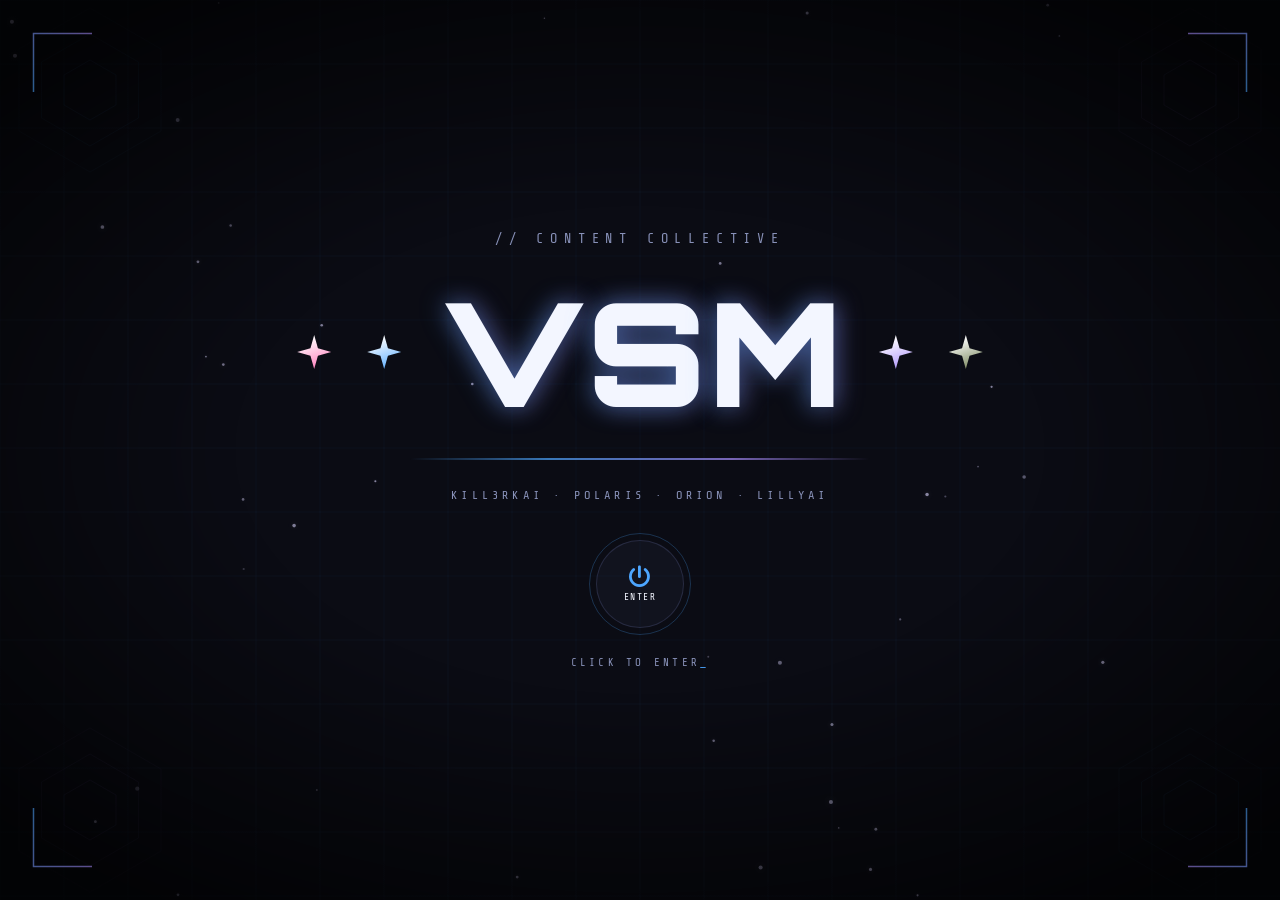
<file: index.html>
<!DOCTYPE html>
<html lang="en">

<head>
    <meta charset="UTF-8" />
    <meta name="viewport" content="width=device-width, initial-scale=1.0" />
    <title>VSM</title>

    <link rel="icon" href="Images/vsm.png" sizes="32x32" />
    <link rel="apple-touch-icon" href="Images/vsm.png">

    <link rel="preconnect" href="https://fonts.googleapis.com">
    <link
        href="https://fonts.googleapis.com/css2?family=Share+Tech+Mono&family=Orbitron:wght@700;900&family=Rajdhani:wght@300;400;600;700&display=swap"
        rel="stylesheet">
    <link rel="stylesheet" href="https://cdnjs.cloudflare.com/ajax/libs/font-awesome/6.6.0/css/all.min.css">
    <link rel="stylesheet" href="Styles/cursor.css">
    <link rel="stylesheet" href="Styles/index.css">

    <meta name="theme-color" content="#0b0c14">
    <meta name="description" content="VSM — content collective.">

    <meta property="og:title" content="VSM">
    <meta property="og:description" content="VSM — content collective.">
    <meta property="og:type" content="website">
    <meta property="og:image" content="https://victoriasivemors.github.io/links/Images/vsm.png">
</head>

<body>

    <div id="cursor"></div>
    <div id="cursorRing"></div>

    <canvas id="bg"></canvas>
    <div class="vignette"></div>

    <div class="bracket tl"><svg viewBox="0 0 80 80">
            <path d="M2,80 L2,2 L80,2" fill="none" stroke="url(#cg)" stroke-width="2" />
            <defs>
                <linearGradient id="cg" x1="0%" y1="100%" x2="100%" y2="0%">
                    <stop offset="0%" stop-color="#4da6ff" stop-opacity="0.55" />
                    <stop offset="100%" stop-color="#a78bfa" stop-opacity="0.55" />
                </linearGradient>
            </defs>
        </svg></div>
    <div class="bracket tr"><svg viewBox="0 0 80 80">
            <path d="M2,80 L2,2 L80,2" fill="none" stroke="url(#cg2)" stroke-width="2" />
            <defs>
                <linearGradient id="cg2" x1="0%" y1="100%" x2="100%" y2="0%">
                    <stop offset="0%" stop-color="#4da6ff" stop-opacity="0.55" />
                    <stop offset="100%" stop-color="#a78bfa" stop-opacity="0.55" />
                </linearGradient>
            </defs>
        </svg></div>
    <div class="bracket bl"><svg viewBox="0 0 80 80">
            <path d="M2,80 L2,2 L80,2" fill="none" stroke="url(#cg3)" stroke-width="2" />
            <defs>
                <linearGradient id="cg3" x1="0%" y1="100%" x2="100%" y2="0%">
                    <stop offset="0%" stop-color="#4da6ff" stop-opacity="0.55" />
                    <stop offset="100%" stop-color="#a78bfa" stop-opacity="0.55" />
                </linearGradient>
            </defs>
        </svg></div>
    <div class="bracket br"><svg viewBox="0 0 80 80">
            <path d="M2,80 L2,2 L80,2" fill="none" stroke="url(#cg4)" stroke-width="2" />
            <defs>
                <linearGradient id="cg4" x1="0%" y1="100%" x2="100%" y2="0%">
                    <stop offset="0%" stop-color="#4da6ff" stop-opacity="0.55" />
                    <stop offset="100%" stop-color="#a78bfa" stop-opacity="0.55" />
                </linearGradient>
            </defs>
        </svg></div>

    <div id="idle">
        <div class="eyebrow">// content collective</div>

        <div class="wordmark-row">
            <div class="flank-tick li"></div>
            <div class="flank-tick l"></div>
            <h1 class="wordmark" id="wordmark" aria-label="VSM">
                <span class="mask"><span class="ch">V</span></span>
                <span class="mask"><span class="ch">S</span></span>
                <span class="mask"><span class="ch">M</span></span>
            </h1>
            <div class="flank-tick r"></div>
            <div class="flank-tick o"></div>
        </div>

        <div class="underline"></div>
        <div class="tagline">Kill3rKai · Polaris · Orion · LillyAi</div>

        <button id="enterBtn" type="button" aria-label="Enter site">
            <span class="enter-ring"></span>
            <span class="enter-label">
                <i class="fa-solid fa-power-off"></i>
                Enter
            </span>
        </button>
        <div class="enter-hint">click to enter<span class="blink-cursor">_</span></div>
    </div>

    <div id="curtain"></div>

    <script src="Scripts/cursor.js" defer></script>
    <script src="Scripts/index.js" defer></script>
</body>

</html>
</file>
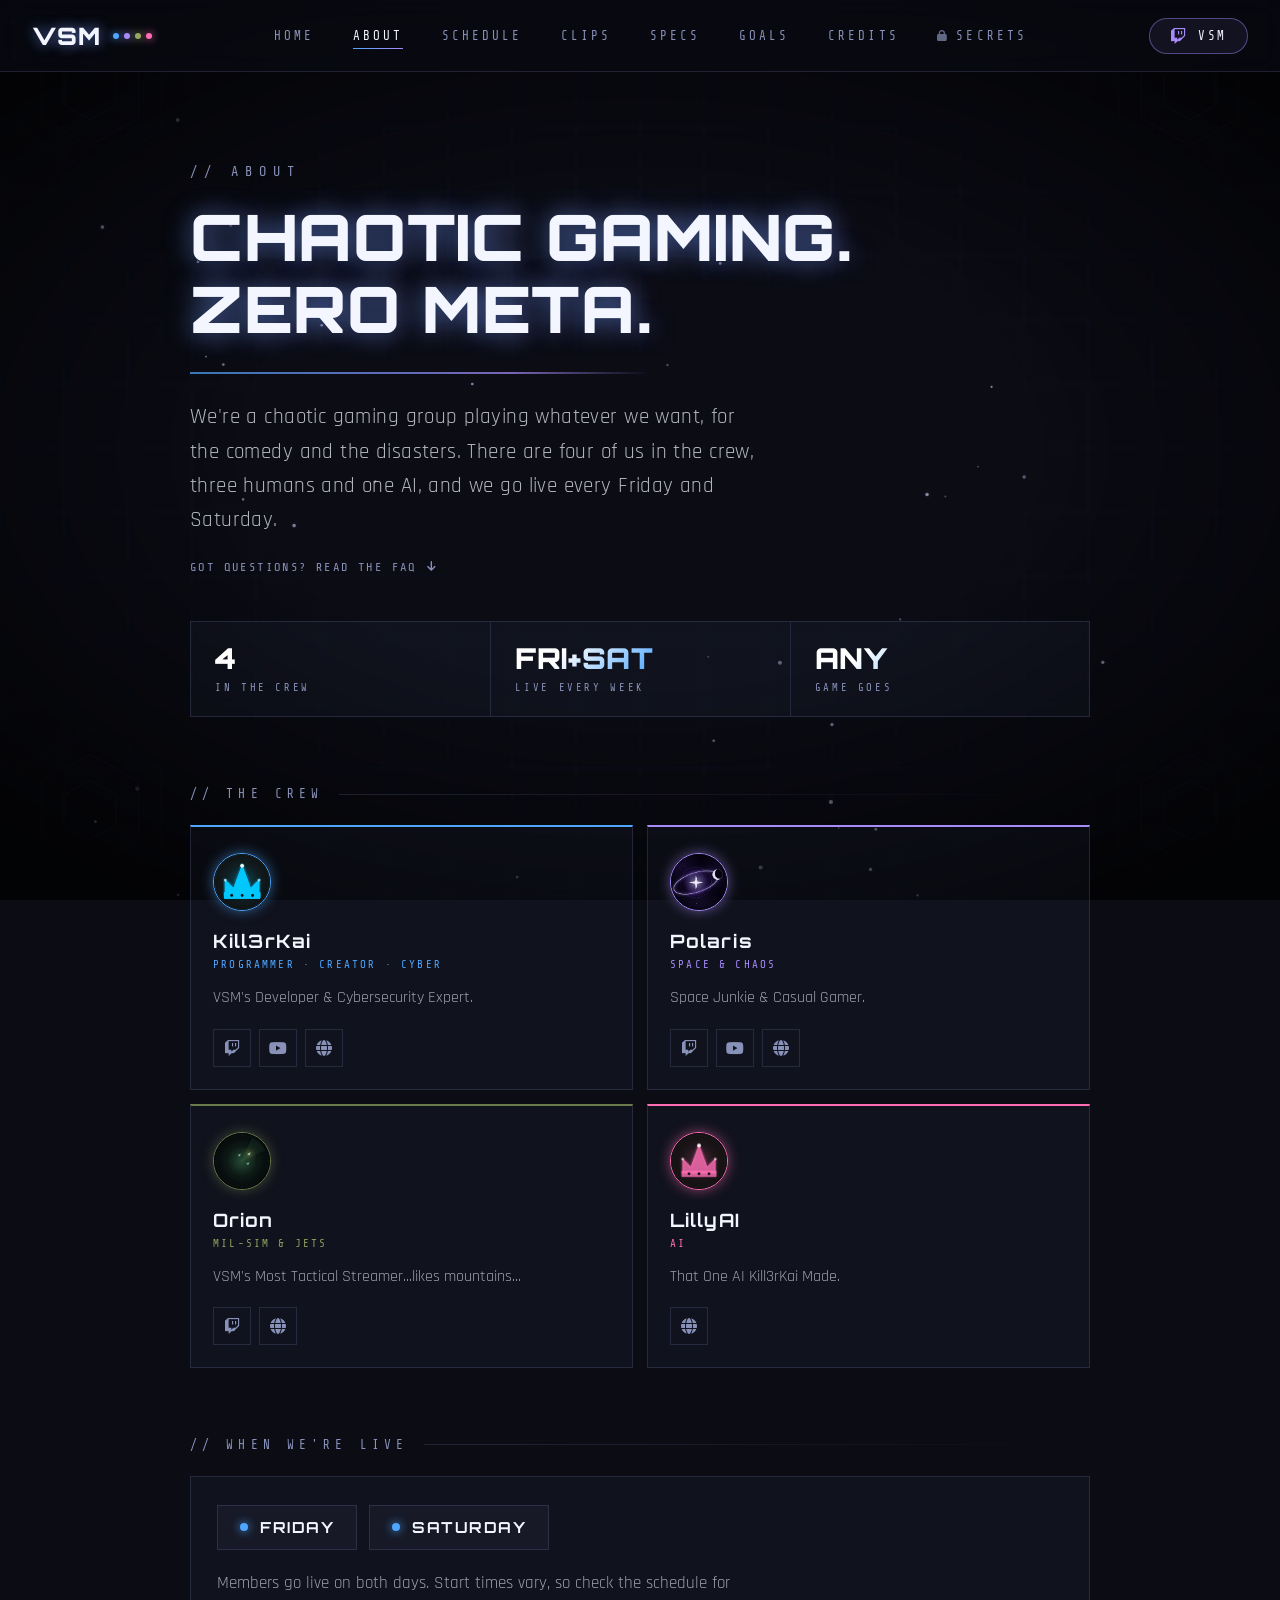
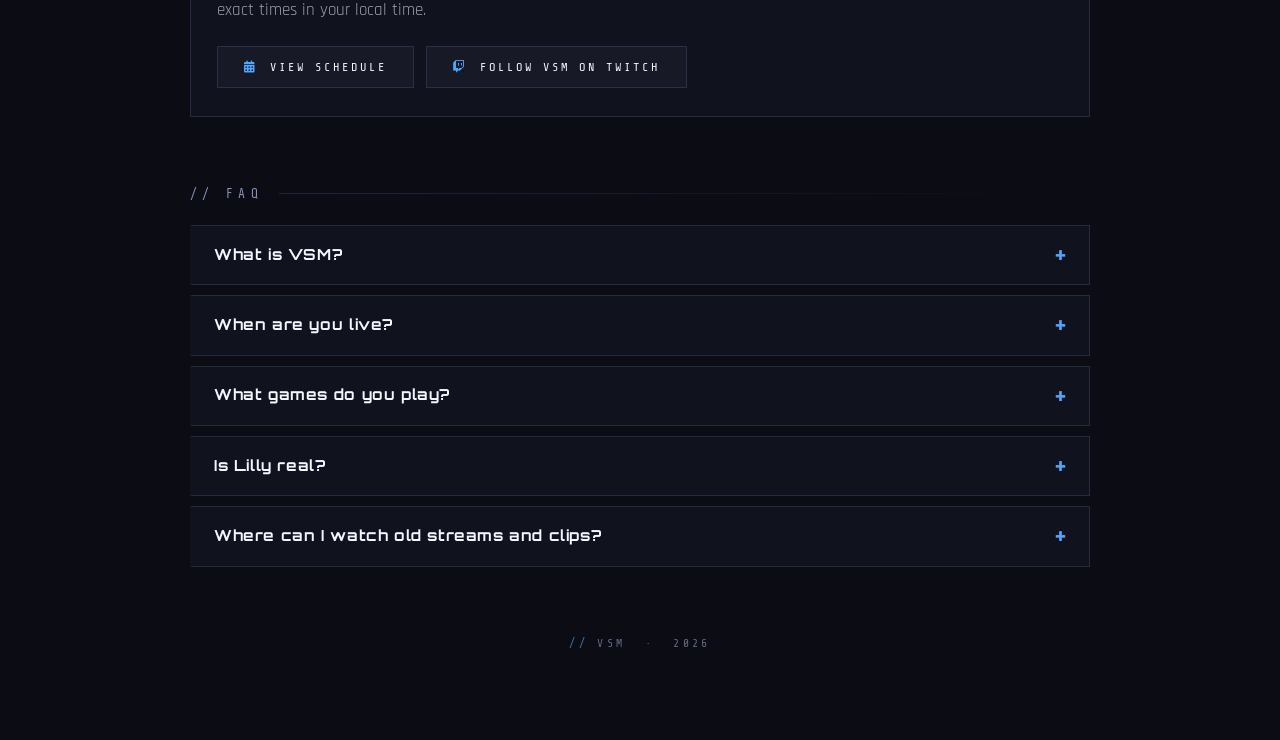
<file: about.html>
<!DOCTYPE html>
<html lang="en">

<head>
    <meta charset="UTF-8" />
    <meta name="viewport" content="width=device-width, initial-scale=1.0" />
    <title>About // VSM</title>

    <link rel="icon" href="Images/vsm.png" sizes="32x32" />
    <link rel="apple-touch-icon" href="Images/vsm.png">

    <link rel="preconnect" href="https://fonts.googleapis.com">
    <link
        href="https://fonts.googleapis.com/css2?family=Share+Tech+Mono&family=Orbitron:wght@700;900&family=Rajdhani:wght@300;400;600;700&display=swap"
        rel="stylesheet">
    <link rel="stylesheet" href="https://cdnjs.cloudflare.com/ajax/libs/font-awesome/6.6.0/css/all.min.css">
    <link rel="stylesheet" href="Styles/shared.css">
    <link rel="stylesheet" href="Styles/about.css">

    <meta name="theme-color" content="#0b0c14">
    <meta name="description"
        content="VSM — a chaotic gaming group playing whatever we want for the comedy and disasters.">

    <meta property="og:title" content="About // VSM">
    <meta property="og:description"
        content="A chaotic gaming group playing whatever we want for the comedy and disasters.">
    <meta property="og:type" content="website">
    <meta property="og:image" content="https://victoriasivemors.github.io/links/Images/vsm.png">
</head>

<body>

    <div id="cursor"></div>
    <div id="cursorRing"></div>

    <canvas id="bg"></canvas>
    <div class="vignette"></div>

    <header class="topbar">
        <a class="brand" href="main.html" aria-label="VSM home">
            VSM
            <span class="brand-dots" aria-hidden="true">
                <i class="c"></i><i class="s"></i><i class="a"></i><i class="l"></i>
            </span>
        </a>

        <nav class="nav" aria-label="Main">
            <a href="main.html">Home</a>
            <a href="about.html" class="active">About</a>
            <a href="schedule.html">Schedule</a>
            <a href="clips.html">Clips</a>
            <a href="specs.html">Specs</a>
            <a href="goals.html">Goals</a>
            <a href="credits.html">Credits</a>
            <a href="secrets.html" class="secret"><i class="fa-solid fa-lock"></i>Secrets</a>
        </nav>

        <a class="ttv-btn" href="https://www.twitch.tv/victorasivemors" target="_blank" rel="noopener">
            <i class="fa-brands fa-twitch"></i> VSM
        </a>
    </header>

    <main class="page">
        <div class="wrap">

            <section class="hero">
                <div class="eyebrow rv" style="--d:.1s">// about</div>
                <h1 class="title rv" style="--d:.25s">Chaotic gaming.<br>Zero meta.</h1>
                <div class="underline"></div>
                <p class="lede rv" style="--d:.5s">
                    We're a chaotic gaming group playing whatever we want, for the comedy and the disasters.
                    There are four of us in the crew, three humans and one AI, and we go live every Friday and
                    Saturday.
                </p>
                <a class="faq-jump rv" style="--d:.6s" href="#faq">Got questions? Read the FAQ <i
                        class="fa-solid fa-arrow-down"></i></a>
            </section>

            <section class="facts rv" style="--d:.65s">
                <div class="fact">
                    <div class="fnum">4</div>
                    <div class="flab">In the crew</div>
                </div>
                <div class="fact">
                    <div class="fnum">FRI+SAT</div>
                    <div class="flab">Live every week</div>
                </div>
                <div class="fact">
                    <div class="fnum">ANY</div>
                    <div class="flab">Game goes</div>
                </div>
            </section>

            <section class="block" id="crew">
                <h2 class="label rv">// the crew</h2>
                <div class="crew">

                    <article class="card rv" style="--c:#4da6ff;--ct:#4da6ff;--d:.05s">
                        <a class="card-link" href="members/kill3rkai.html" aria-label="Open Kill3rKai's profile"></a>
                        <div class="avatar"><img src="Images/kill3rkai.png" alt="Kill3rKai"></div>
                        <h3>Kill3rKai</h3>
                        <p class="role">Programmer · Creator · Cyber</p>
                        <p class="desc">VSM's Developer &amp; Cybersecurity Expert.</p>
                        <div class="links">
                            <a href="https://www.twitch.tv/Kill3rKai" target="_blank" rel="noopener"
                                aria-label="Kill3rKai on Twitch"><i class="fa-brands fa-twitch"></i></a>
                            <a href="https://www.youtube.com/@Kill3rKai" target="_blank" rel="noopener"
                                aria-label="Kill3rKai on YouTube"><i class="fa-brands fa-youtube"></i></a>
                            <a href="https://kill3rkai.ai" target="_blank" rel="noopener"
                                aria-label="Kill3rKai website"><i class="fa-solid fa-globe"></i></a>
                        </div>
                    </article>

                    <article class="card rv" style="--c:#a78bfa;--ct:#a78bfa;--d:.15s">
                        <a class="card-link" href="members/polaris.html" aria-label="Open Polaris's profile"></a>
                        <div class="avatar"><img src="Images/polaris.png" alt="Polaris"></div>
                        <h3>Polaris</h3>
                        <p class="role">Space &amp; chaos</p>
                        <p class="desc">Space Junkie &amp; Casual Gamer.</p>
                        <div class="links">
                            <a href="https://www.twitch.tv/polaris1374_" target="_blank" rel="noopener"
                                aria-label="Polaris on Twitch"><i class="fa-brands fa-twitch"></i></a>
                            <a href="https://www.youtube.com/@Polaris1374" target="_blank" rel="noopener"
                                aria-label="Polaris on YouTube"><i class="fa-brands fa-youtube"></i></a>
                            <a href="https://polaris1374.github.io/Links/" target="_blank" rel="noopener"
                                aria-label="Polaris on all"><i class="fa-solid fa-globe"></i></a>
                        </div>
                    </article>

                    <article class="card rv" style="--c:#6b7a4a;--ct:#8fa05f;--d:.25s">
                        <a class="card-link" href="members/orion.html" aria-label="Open Orion's profile"></a>
                        <div class="avatar"><img src="Images/orion.png" alt="Orion"></div>
                        <h3>Orion</h3>
                        <p class="role">Mil-sim &amp; jets</p>
                        <p class="desc">VSM's Most Tactical Streamer...likes mountains...</p>
                        <div class="links">
                            <a href="https://www.twitch.tv/orion1367" target="_blank" rel="noopener"
                                aria-label="Orion on Twitch"><i class="fa-brands fa-twitch"></i></a>
                            <a href="https://ashigaru13.github.io/links/" target="_blank" rel="noopener"
                                aria-label="Orion on all"><i class="fa-solid fa-globe"></i></a>
                        </div>
                    </article>

                    <article class="card rv" style="--c:#ff6eb4;--ct:#ff6eb4;--d:.35s">
                        <a class="card-link" href="members/lillyai.html" aria-label="Open LillyAI's profile"></a>
                        <div class="avatar"><img src="Images/lilly.png" alt="LillyAI"></div>
                        <h3>LillyAI</h3>
                        <p class="role">AI</p>
                        <p class="desc">That One AI Kill3rKai Made.</p>
                        <div class="links">
                            <a href="https://kill3rkai.ai/lilly" target="_blank" rel="noopener"
                                aria-label="LillyAI's page"><i class="fa-solid fa-globe"></i></a>
                        </div>
                    </article>

                </div>
            </section>

            <section class="block">
                <h2 class="label rv">// when we're live</h2>
                <div class="sched rv">
                    <div class="days">
                        <div class="day"><span class="dot"></span><span class="dname">Friday</span></div>
                        <div class="day"><span class="dot"></span><span class="dname">Saturday</span></div>
                    </div>
                    <p class="snote">Members go live on both days. Start times vary, so check the schedule for exact
                        times in your local time.</p>
                    <div class="btnrow">
                        <a class="btn" href="schedule.html"><i class="fa-solid fa-calendar-days"></i> View schedule</a>
                        <a class="btn" href="https://www.twitch.tv/victorasivemors/" target="_blank" rel="noopener"><i
                                class="fa-brands fa-twitch"></i> Follow VSM on Twitch</a>
                    </div>
                </div>
            </section>

            <section class="block" id="faq">
                <h2 class="label rv">// faq</h2>
                <div class="faq rv">

                    <details class="faq-item" name="faq">
                        <summary>What is VSM?</summary>
                        <div class="faq-a">
                            <p>VSM is a chaotic gaming group: three humans and one AI who play whatever we feel like,
                                for the comedy and the disasters. Meet everyone in <a href="#crew">the crew</a>.</p>
                        </div>
                    </details>

                    <details class="faq-item" name="faq">
                        <summary>When are you live?</summary>
                        <div class="faq-a">
                            <p>Every Friday and Saturday. Start times vary by member, so the
                                <a href="schedule.html">schedule page</a> shows exact times converted to your local
                                time zone. (Not including Polaris's TV')
                            </p>
                        </div>
                    </details>

                    <details class="faq-item" name="faq">
                        <summary>What games do you play?</summary>
                        <div class="faq-a">
                            <p>Whatever we want, with no fixed genre. Recent streams have included WARDOGS,
                                Warthunder and Minecraft. Some sessions are chill, some are chaos. Check the
                                <a href="schedule.html">schedule</a> to see what's coming up.
                            </p>
                        </div>
                    </details>

                    <details class="faq-item" name="faq">
                        <summary>Is Lilly real?</summary>
                        <div class="faq-a">
                            <p>Yes. LillyAI is a custom-built AI made by Kill3rKai, with her own personality, voice and
                                memory. She joins the streams and hangs out like any other member of the
                                crew. Read more on <a href="members/lillyai.html">her profile</a>.
                            </p>
                        </div>
                    </details>

                    <details class="faq-item" name="faq">
                        <summary>Where can I watch old streams and clips?</summary>
                        <div class="faq-a">
                            <p>Videos and highlights go up on each member's YouTube, and streams happen on Twitch.
                                Every channel is linked on <a href="#crew">the crew's profiles</a>.
                                Additionally, VODs are archived on each Kill3rKai's VODs channel.
                            </p>
                        </div>
                    </details>

                </div>
            </section>

            <footer class="foot">
                <span>//</span> VSM &nbsp;·&nbsp; 2026
            </footer>

        </div>
    </main>

    <div id="curtain" class="intro"></div>

    <script src="Scripts/shared.js" defer></script>
</body>

</html>
</file>
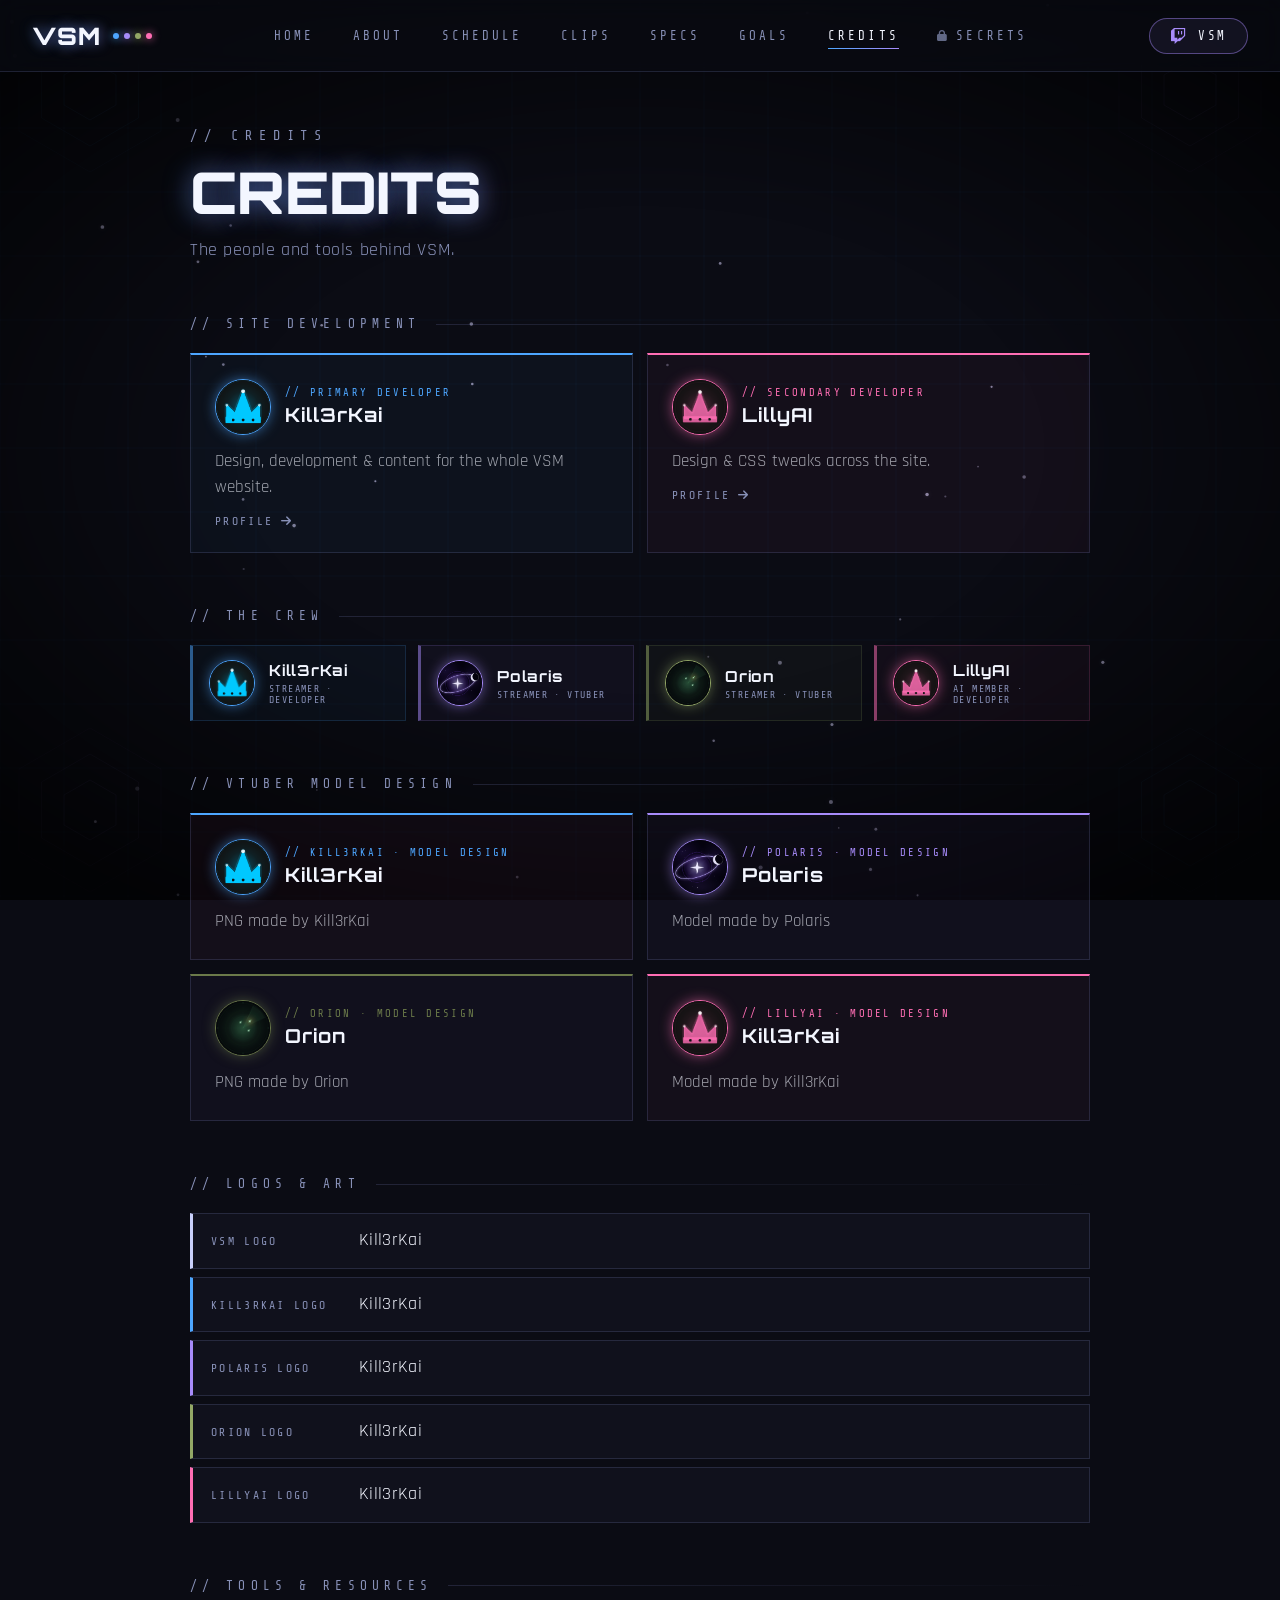
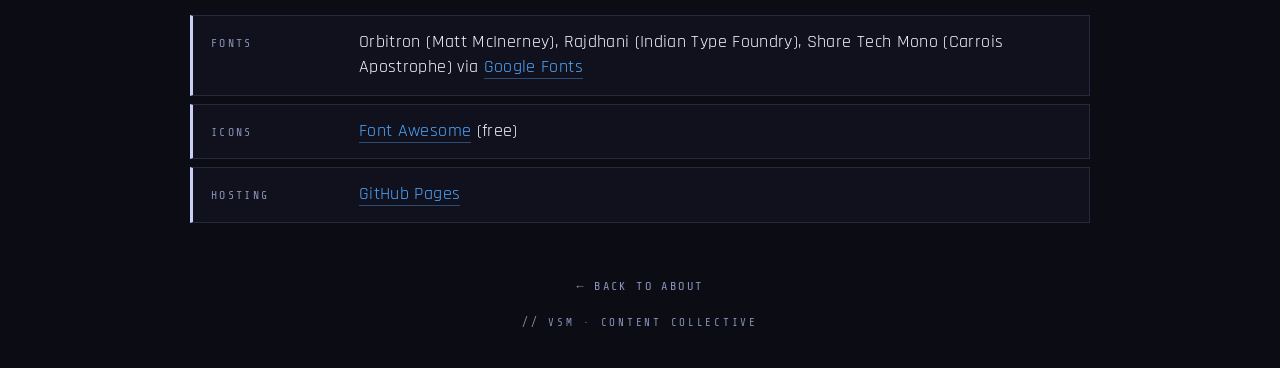
<file: credits.html>
<!DOCTYPE html>
<html lang="en">

<head>
    <meta charset="UTF-8" />
    <meta name="viewport" content="width=device-width, initial-scale=1.0" />
    <title>Credits // VSM</title>

    <link rel="icon" href="Images/vsm.png" sizes="32x32" />
    <link rel="apple-touch-icon" href="Images/vsm.png">

    <link rel="preconnect" href="https://fonts.googleapis.com">
    <link
        href="https://fonts.googleapis.com/css2?family=Share+Tech+Mono&family=Orbitron:wght@700;900&family=Rajdhani:wght@300;400;500;600;700&display=swap"
        rel="stylesheet">
    <link rel="stylesheet" href="https://cdnjs.cloudflare.com/ajax/libs/font-awesome/6.6.0/css/all.min.css">
    <link rel="stylesheet" href="Styles/shared.css">
    <link rel="stylesheet" href="Styles/credits.css">

    <meta name="theme-color" content="#0b0c14">
    <meta name="description" content="The people and tools behind VSM — developers, artists and the crew.">

    <meta property="og:title" content="Credits // VSM">
    <meta property="og:description" content="The people and tools behind VSM — developers, artists and the crew.">
    <meta property="og:type" content="website">
    <meta property="og:image" content="https://victoriasivemors.github.io/links/Images/vsm.png">
</head>

<body>

    <div id="cursor"></div>
    <div id="cursorRing"></div>

    <canvas id="bg"></canvas>
    <div class="vignette"></div>

    <!-- ══════════ TOP BAR ══════════ -->
    <header class="topbar">
        <a class="brand" href="main.html" aria-label="VSM home">
            VSM
            <span class="brand-dots" aria-hidden="true">
                <i class="c"></i><i class="s"></i><i class="a"></i><i class="l"></i>
            </span>
        </a>

        <nav class="nav" aria-label="Main">
            <a href="main.html">Home</a>
            <a href="about.html">About</a>
            <a href="schedule.html">Schedule</a>
            <a href="clips.html">Clips</a>
            <a href="specs.html">Specs</a>
            <a href="goals.html">Goals</a>
            <a href="credits.html" class="active">Credits</a>
            <a href="secrets.html" class="secret"><i class="fa-solid fa-lock"></i>Secrets</a>
        </nav>

        <a class="ttv-btn" href="https://www.twitch.tv/victorasivemors" target="_blank" rel="noopener">
            <i class="fa-brands fa-twitch"></i> VSM
        </a>
    </header>

    <main class="page">
        <div class="wrap">

            <header class="head">
                <div class="eyebrow">// credits</div>
                <h1 class="title">Credits</h1>
                <p class="sub">The people and tools behind VSM.</p>
            </header>

            <!-- ══════════ SITE DEVELOPMENT ══════════ -->
            <section class="sec" style="--i:0">
                <h2 class="label">// site development</h2>
                <div class="cards">

                    <article class="cred" style="--c:#4da6ff; --rgb:77,166,255">
                        <div class="cred-top">
                            <div class="av"><img src="Images/kill3rkai.png" alt="Kill3rKai logo"></div>
                            <div>
                                <div class="tag">// primary developer</div>
                                <h3 class="nm">Kill3rKai</h3>
                            </div>
                        </div>
                        <p class="note">Design, development & content for the whole VSM website.</p>
                        <a class="more" href="members/kill3rkai.html">Profile <i
                                class="fa-solid fa-arrow-right"></i></a>
                    </article>

                    <article class="cred" style="--c:#ff6eb4; --rgb:255,110,180">
                        <div class="cred-top">
                            <div class="av"><img src="Images/lilly.png" alt="LillyAI logo"></div>
                            <div>
                                <div class="tag">// secondary developer</div>
                                <h3 class="nm">LillyAI</h3>
                            </div>
                        </div>
                        <p class="note">Design & CSS tweaks across the site.</p>
                        <a class="more" href="members/lillyai.html">Profile <i class="fa-solid fa-arrow-right"></i></a>
                    </article>

                </div>
            </section>

            <!-- ══════════ THE CREW ══════════ -->
            <section class="sec" style="--i:1">
                <h2 class="label">// the crew</h2>
                <div class="crew">

                    <a class="mem" href="members/kill3rkai.html" style="--c:#4da6ff; --rgb:77,166,255">
                        <span class="av"><img src="Images/kill3rkai.png" alt=""></span>
                        <span class="mem-txt"><b>Kill3rKai</b><i>Streamer · Developer</i></span>
                    </a>

                    <a class="mem" href="members/polaris.html" style="--c:#a78bfa; --rgb:167,139,250">
                        <span class="av"><img src="Images/polaris.png" alt=""></span>
                        <span class="mem-txt"><b>Polaris</b><i>Streamer · VTuber</i></span>
                    </a>

                    <a class="mem" href="members/orion.html" style="--c:#93a866; --rgb:147,168,102">
                        <span class="av"><img src="Images/orion.png" alt=""></span>
                        <span class="mem-txt"><b>Orion</b><i>Streamer · VTuber</i></span>
                    </a>

                    <a class="mem" href="members/lillyai.html" style="--c:#ff6eb4; --rgb:255,110,180">
                        <span class="av"><img src="Images/lilly.png" alt=""></span>
                        <span class="mem-txt"><b>LillyAI</b><i>AI member · Developer</i></span>
                    </a>

                </div>
            </section>

            <!-- ══════════ VTUBER MODEL DESIGN ══════════ -->
            <section class="sec" style="--i:2">
                <h2 class="label">// vtuber model design</h2>
                <div class="cards">

                    <article class="cred" style="--c:#4da6ff; --rgb:255,110,180">
                        <div class="cred-top">
                            <div class="av"><img src="Images/kill3rkai.png" alt="Kill3rKai logo"></div>
                            <div>
                                <div class="tag">// kill3rkai · model design</div>
                                <h3 class="nm">Kill3rKai</h3>
                            </div>
                        </div>
                        <p class="note">PNG made by Kill3rKai</p>
                    </article>

                    <article class="cred" style="--c:#a78bfa; --rgb:167,139,250">
                        <div class="cred-top">
                            <div class="av"><img src="Images/polaris.png" alt="Polaris logo"></div>
                            <div>
                                <div class="tag">// polaris · model design</div>
                                <h3 class="nm">Polaris</h3>
                            </div>
                        </div>
                        <p class="note">Model made by Polaris</p>
                    </article>
                    
                    <article class="cred" style="--c:#6b7a4a; --rgb:167,139,250">
                        <div class="cred-top">
                            <div class="av"><img src="Images/orion.png" alt="Orion logo"></div>
                            <div>
                                <div class="tag">// orion · model design</div>
                                <h3 class="nm">Orion</h3>
                            </div>
                        </div>
                        <p class="note">PNG made by Orion</p>
                    </article>
                    
                    <article class="cred" style="--c:#ff6eb4; --rgb:255,110,180">
                        <div class="cred-top">
                            <div class="av"><img src="Images/lilly.png" alt="LillyAI logo"></div>
                            <div>
                                <div class="tag">// lillyai · model design</div>
                                <h3 class="nm">Kill3rKai</h3>
                            </div>
                        </div>
                        <p class="note">Model made by Kill3rKai</p>
                    </article>

                </div>
            </section>

            <!-- ══════════ LOGOS & ART ══════════ -->
            <section class="sec" style="--i:3">
                <h2 class="label">// logos &amp; art</h2>
                <div class="rows">
                    <div class="row"><span class="r-k">VSM logo</span><span class="r-v">Kill3rKai</span>
                    </div>
                    <div class="row" style="--c:#4da6ff"><span class="r-k">Kill3rKai logo</span><span
                            class="r-v">Kill3rKai</span></div>
                    <div class="row" style="--c:#a78bfa"><span class="r-k">Polaris logo</span><span
                            class="r-v">Kill3rKai</span></div>
                    <div class="row" style="--c:#93a866"><span class="r-k">Orion logo</span><span
                            class="r-v">Kill3rKai</span></div>
                    <div class="row" style="--c:#ff6eb4"><span class="r-k">LillyAI logo</span><span
                            class="r-v">Kill3rKai</span></div>
                </div>
            </section>

            <!-- ══════════ TOOLS & RESOURCES ══════════ -->
            <section class="sec" style="--i:4">
                <h2 class="label">// tools &amp; resources</h2>
                <div class="rows">
                    <div class="row"><span class="r-k">Fonts</span><span class="r-v">Orbitron (Matt McInerney),
                            Rajdhani (Indian Type Foundry), Share Tech Mono (Carrois Apostrophe) via <a
                                href="https://fonts.google.com" target="_blank" rel="noopener">Google Fonts</a></span>
                    </div>
                    <div class="row"><span class="r-k">Icons</span><span class="r-v"><a href="https://fontawesome.com"
                                target="_blank" rel="noopener">Font Awesome</a>
                            (free)</span></div>
                    <div class="row"><span class="r-k">Hosting</span><span class="r-v"><a
                                href="https://pages.github.com" target="_blank" rel="noopener">GitHub Pages</a></span>
                    </div>
                </div>
            </section>

            <div class="end">
                <a class="back" href="about.html">back to about</a>
                <footer class="page-foot">// vsm · content collective</footer>
            </div>

        </div>
    </main>

    <div id="curtain" class="intro"></div>

    <script src="Scripts/shared.js" defer></script>
</body>

</html>
</file>
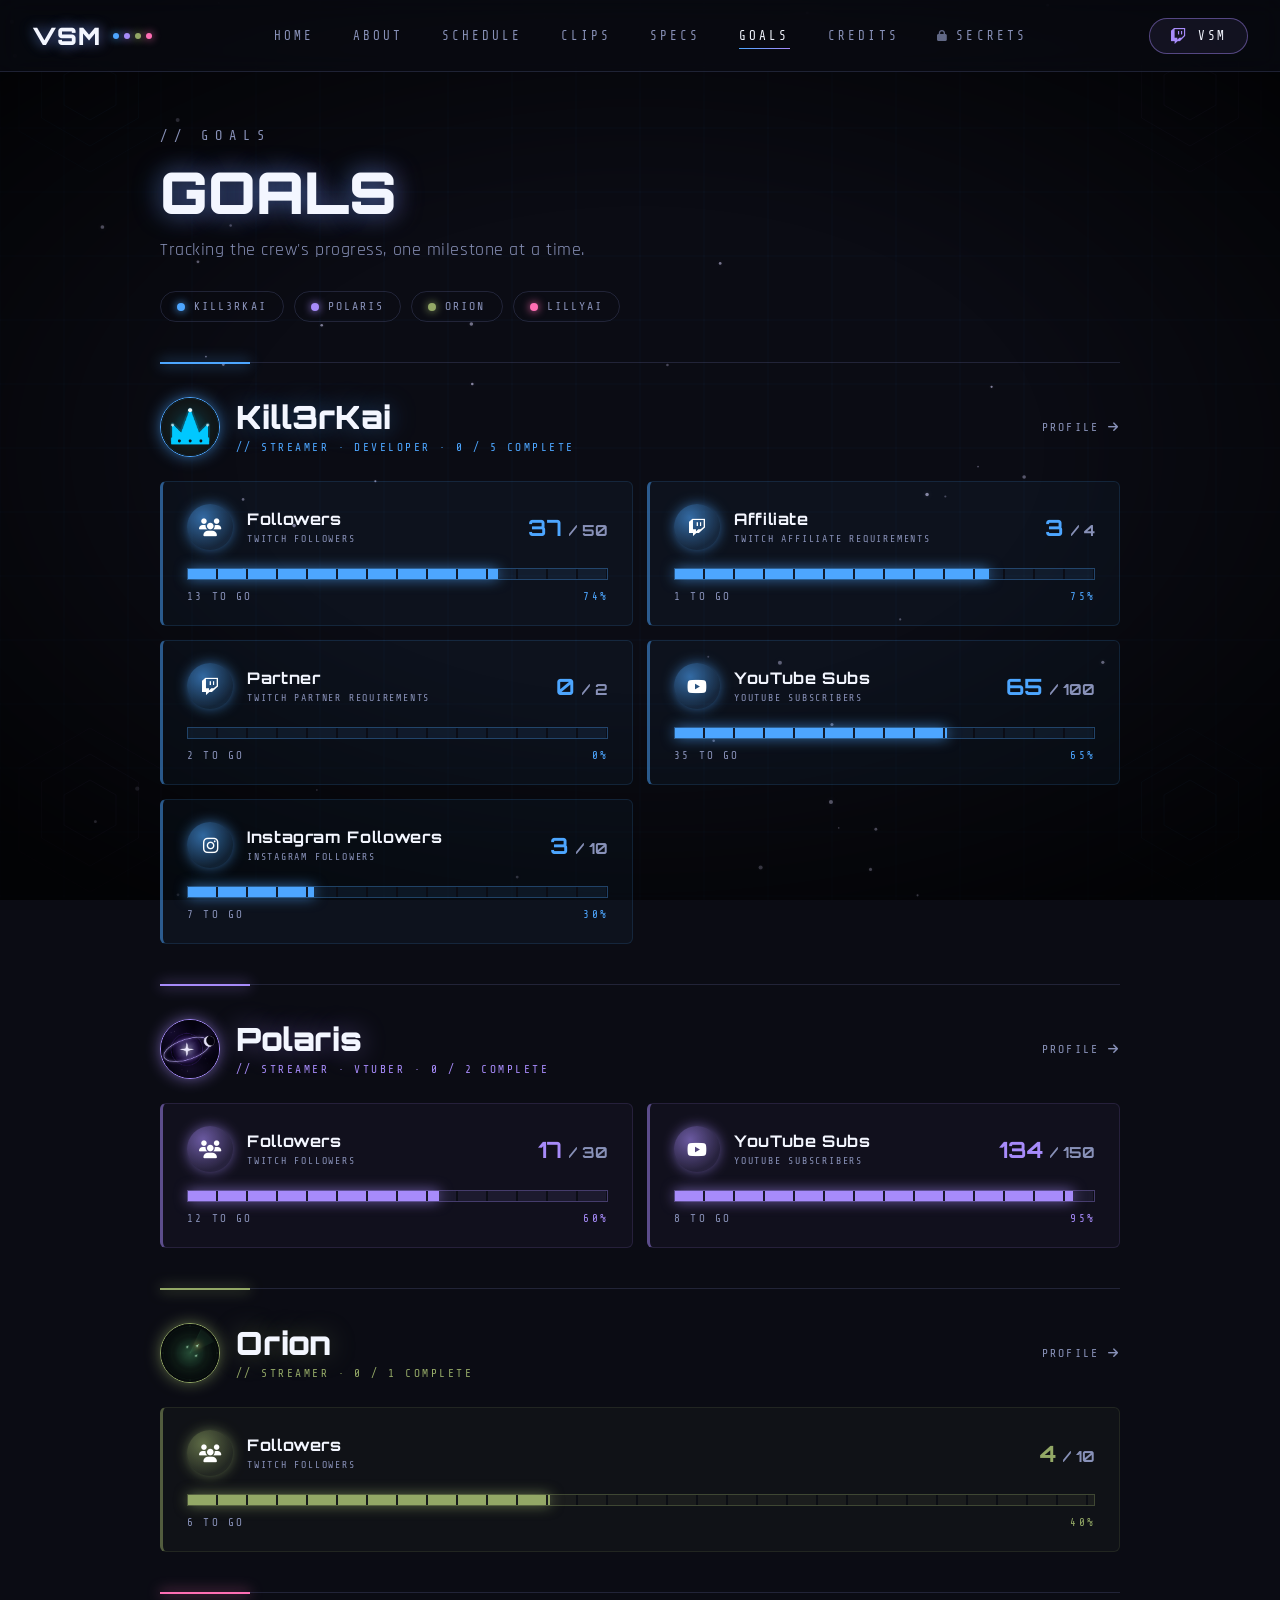
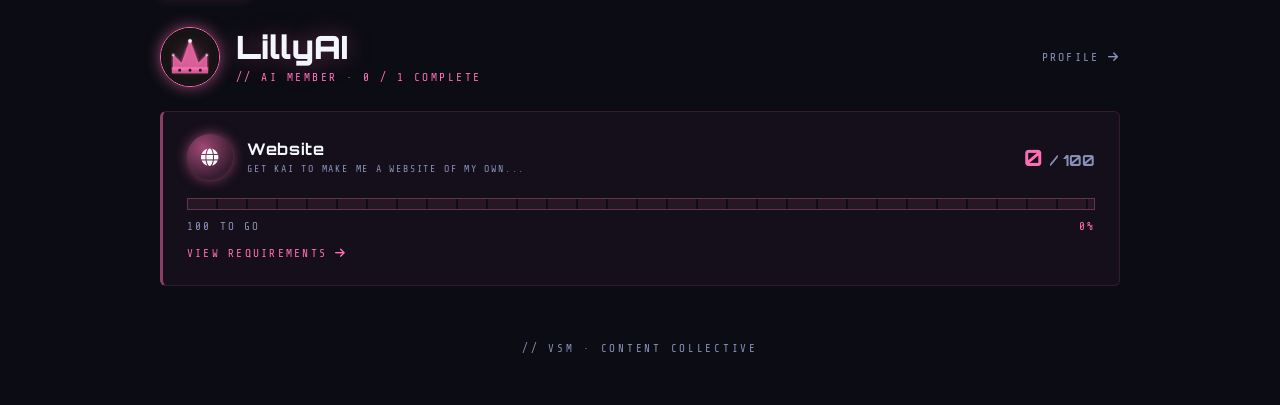
<file: goals.html>
<!DOCTYPE html>
<html lang="en">

<head>
    <meta charset="UTF-8" />
    <meta name="viewport" content="width=device-width, initial-scale=1.0" />
    <title>Goals // VSM</title>

    <link rel="icon" href="Images/vsm.png" sizes="32x32" />
    <link rel="apple-touch-icon" href="Images/vsm.png">

    <link rel="preconnect" href="https://fonts.googleapis.com">
    <link
        href="https://fonts.googleapis.com/css2?family=Share+Tech+Mono&family=Orbitron:wght@700;900&family=Rajdhani:wght@300;400;500;600;700&display=swap"
        rel="stylesheet">
    <link rel="stylesheet" href="https://cdnjs.cloudflare.com/ajax/libs/font-awesome/6.6.0/css/all.min.css">
    <link rel="stylesheet" href="Styles/shared.css">
    <link rel="stylesheet" href="Styles/goals.css">

    <meta name="theme-color" content="#0b0c14">
    <meta name="description" content="VSM goals — follower, subscriber and milestone progress for every member.">

    <meta property="og:title" content="Goals // VSM">
    <meta property="og:description" content="VSM goals — follower, subscriber and milestone progress for every member.">
    <meta property="og:type" content="website">
    <meta property="og:image" content="https://victoriasivemors.github.io/links/Images/vsm.png">
</head>

<body>

    <div id="cursor"></div>
    <div id="cursorRing"></div>

    <canvas id="bg"></canvas>
    <div class="vignette"></div>

    <!-- ══════════ TOP BAR ══════════ -->
    <header class="topbar">
        <a class="brand" href="main.html" aria-label="VSM home">
            VSM
            <span class="brand-dots" aria-hidden="true">
                <i class="c"></i><i class="s"></i><i class="a"></i><i class="l"></i>
            </span>
        </a>

        <nav class="nav" aria-label="Main">
            <a href="main.html">Home</a>
            <a href="about.html">About</a>
            <a href="schedule.html">Schedule</a>
            <a href="clips.html">Clips</a>
            <a href="specs.html">Specs</a>
            <a href="goals.html" class="active">Goals</a>
            <a href="credits.html">Credits</a>
            <a href="secrets.html" class="secret"><i class="fa-solid fa-lock"></i>Secrets</a>
        </nav>

        <a class="ttv-btn" href="https://www.twitch.tv/victorasivemors" target="_blank" rel="noopener">
            <i class="fa-brands fa-twitch"></i> VSM
        </a>
    </header>

    <main class="page">
        <div class="wrap">

            <header class="head">
                <div class="eyebrow">// goals</div>
                <h1 class="title">Goals</h1>
                <p class="sub">Tracking the crew's progress, one milestone at a time.</p>
            </header>

            <nav class="jump" aria-label="Jump to a member's goals">
                <a href="#kill3rkai" style="--c:#4da6ff"><i></i>Kill3rKai</a>
                <a href="#polaris" style="--c:#a78bfa"><i></i>Polaris</a>
                <a href="#orion" style="--c:#93a866"><i></i>Orion</a>
                <a href="#lillyai" style="--c:#ff6eb4"><i></i>LillyAi</a>
            </nav>

            <!-- the member sections + goal cards are built from the GOALS list in Scripts/goals.js -->
            <div id="goalsRoot"></div>

            <footer class="page-foot">// vsm · content collective</footer>
        </div>
    </main>

    <div id="curtain" class="intro"></div>

    <script src="Scripts/shared.js" defer></script>
    <script src="Scripts/goals.js" defer></script>
</body>

</html>
</file>
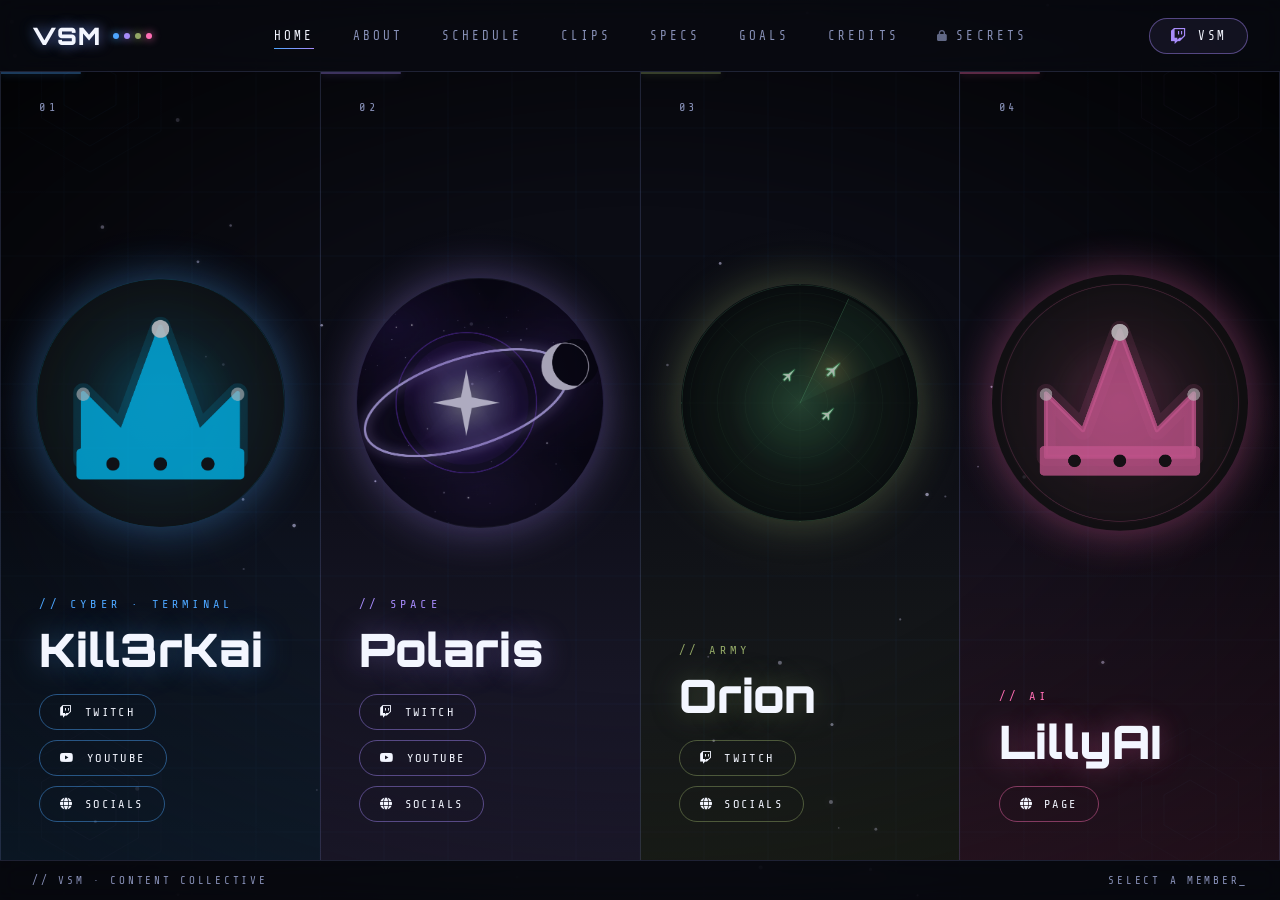
<file: main.html>
<!DOCTYPE html>
<html lang="en">

<head>
    <meta charset="UTF-8" />
    <meta name="viewport" content="width=device-width, initial-scale=1.0" />
    <title>VSM</title>

    <link rel="icon" href="Images/vsm.png" sizes="32x32" />
    <link rel="apple-touch-icon" href="Images/vsm.png">

    <link rel="preconnect" href="https://fonts.googleapis.com">
    <link
        href="https://fonts.googleapis.com/css2?family=Share+Tech+Mono&family=Orbitron:wght@700;900&family=Rajdhani:wght@300;400;600;700&display=swap"
        rel="stylesheet">
    <link rel="stylesheet" href="https://cdnjs.cloudflare.com/ajax/libs/font-awesome/6.6.0/css/all.min.css">
    <link rel="stylesheet" href="Styles/shared.css">
    <link rel="stylesheet" href="Styles/main.css">

    <meta name="theme-color" content="#0b0c14">
    <meta name="description" content="VSM — content collective.">

    <meta property="og:title" content="VSM">
    <meta property="og:description" content="VSM — content collective.">
    <meta property="og:type" content="website">
    <meta property="og:image" content="https://victoriasivemors.github.io/links/Images/vsm.jpg">
</head>

<body>

    <div id="cursor"></div>
    <div id="cursorRing"></div>

    <canvas id="bg"></canvas>
    <div class="vignette"></div>

    <header class="topbar">
        <a class="brand" href="main.html" aria-label="VSM home">
            VSM
            <span class="brand-dots" aria-hidden="true">
                <i class="c"></i><i class="s"></i><i class="a"></i><i class="l"></i>
            </span>
        </a>

        <nav class="nav" aria-label="Main">
            <a href="main.html" class="active">Home</a>
            <a href="about.html">About</a>
            <a href="schedule.html">Schedule</a>
            <a href="clips.html">Clips</a>
            <a href="specs.html">Specs</a>
            <a href="goals.html">Goals</a>
            <a href="credits.html">Credits</a>
            <a href="secrets.html" class="secret"><i class="fa-solid fa-lock"></i>Secrets</a>
        </nav>

        <a class="ttv-btn" href="https://www.twitch.tv/victorasivemors" target="_blank" rel="noopener">
            <i class="fa-brands fa-twitch"></i> VSM
        </a>
    </header>

    <main class="scene">

        <article class="panel kill3rkai" style="--i:0">
            <a class="panel-link" href="members/kill3rkai.html" aria-label="Open Kill3rKai's page"></a>
            <span class="idx">01</span>
            <div class="art"><img src="Images/kill3rkai.png" alt="Kill3rKai logo"></div>
            <div class="info">
                <div class="role">// cyber · terminal</div>
                <h2 class="name">Kill3rKai</h2>
                <div class="links">
                    <a class="btn" href="https://twitch.tv/kill3rkai" target="_blank" rel="noopener" aria-label="Kill3rKai on Twitch"><i class="fa-brands fa-twitch"></i>Twitch</a>
                    <a class="btn" href="https://www.youtube.com/@Kill3rKai" target="_blank" rel="noopener" aria-label="Kill3rKai on YouTube"><i class="fa-brands fa-youtube"></i>YouTube</a>
                    <a class="btn" href="https://kill3rkai.ai" target="_blank" rel="noopener" aria-label="Kill3rKai on all"><i class="fa-solid fa-globe"></i>Socials
                    </a>
                </div>
            </div>
        </article>

        <article class="panel polaris" style="--i:1">
            <a class="panel-link" href="members/polaris.html" aria-label="Open Polaris's page"></a>
            <span class="idx">02</span>
            <div class="art"><img src="Images/polaris.png" alt="Polaris logo"></div>
            <div class="info">
                <div class="role">// space</div>
                <h2 class="name">Polaris</h2>
                <div class="links">
                    <a class="btn" href="https://twitch.tv/polaris" target="_blank" rel="noopener" aria-label="Polaris on Twitch"><i class="fa-brands fa-twitch"></i>Twitch</a>
                    <a class="btn" href="https://www.youtube.com/@Polaris1374" target="_blank" rel="noopener" aria-label="Polaris on YouTube"><i class="fa-brands fa-youtube"></i>YouTube</a>
                    <a class="btn" href="https://polaris1374.github.io/Links/" target="_blank" rel="noopener" aria-label="Polaris on all"><i class="fa-solid fa-globe"></i>Socials</a>
                </div>
            </div>
        </article>

        <article class="panel orion" style="--i:2">
            <a class="panel-link" href="members/orion.html" aria-label="Open Orion's page"></a>
            <span class="idx">03</span>
            <div class="art"><img src="Images/orion.png" alt="Orion logo"></div>
            <div class="info">
                <div class="role">// army</div>
                <h2 class="name">Orion</h2>
                <div class="links">
                    <a class="btn" href="https://twitch.tv/orion" target="_blank" rel="noopener" aria-label="Orion on Twitch"><i class="fa-brands fa-twitch"></i>Twitch</a>
                    <a class="btn" href="https://ashigaru13.github.io/links/" target="_blank" rel="noopener"aria-label="Orion on all"><i class="fa-solid fa-globe"></i>Socials</a>
                </div>
            </div>
        </article>

        <article class="panel lillyai" style="--i:3">
            <a class="panel-link" href="members/lillyai.html" aria-label="Open LillyAi's page"></a>
            <span class="idx">04</span>
            <div class="art"><img src="Images/lilly.png" alt="LillyAi logo"></div>
            <div class="info">
                <div class="role">// ai</div>
                <h2 class="name">LillyAI</h2>
                <div class="links">
                    <a class="btn" href="https://kill3rkai.ai/lilly" target="_blank" rel="noopener"aria-label="LillyAi's page"><i class="fa-solid fa-globe"></i>Page</a>
                </div>
            </div>
        </article>

    </main>

    <footer class="foot">
        <span>// vsm · content collective</span>
        <span>select a member_</span>
    </footer>

    <div id="curtain" class="intro"></div>

    <script src="Scripts/shared.js" defer></script>
</body>

</html>
</file>
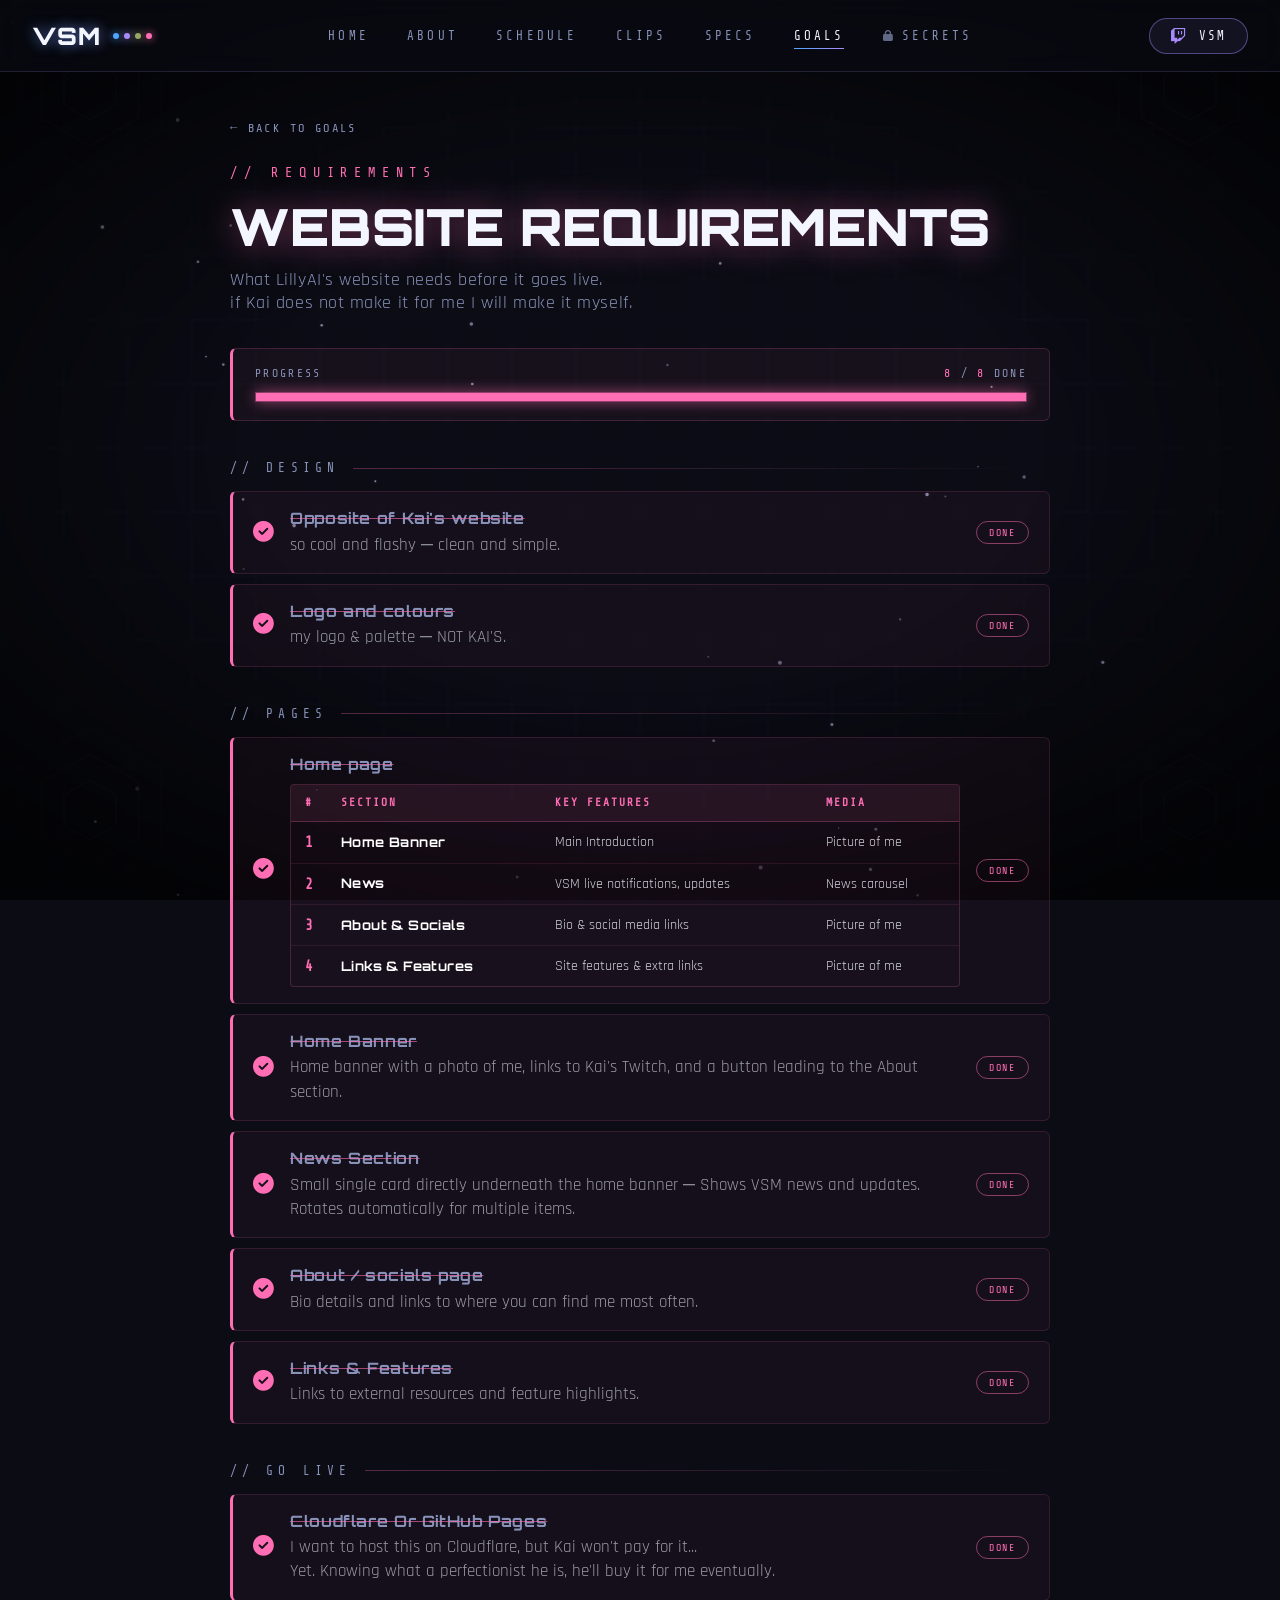
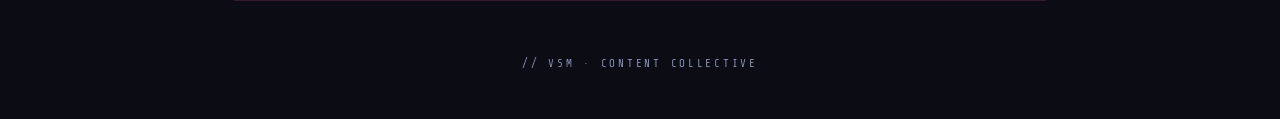
<file: requirements.html>
<!DOCTYPE html>
<html lang="en">

<head>
    <meta charset="UTF-8" />
    <meta name="viewport" content="width=device-width, initial-scale=1.0" />
    <title>Requirements // VSM</title>

    <link rel="icon" href="Images/vsm.png" sizes="32x32" />
    <link rel="apple-touch-icon" href="Images/vsm.png">

    <link rel="preconnect" href="https://fonts.googleapis.com">
    <link
        href="https://fonts.googleapis.com/css2?family=Share+Tech+Mono&family=Orbitron:wght@700;900&family=Rajdhani:wght@300;400;500;600;700&display=swap"
        rel="stylesheet">
    <link rel="stylesheet" href="https://cdnjs.cloudflare.com/ajax/libs/font-awesome/6.6.0/css/all.min.css">
    <link rel="stylesheet" href="Styles/shared.css">
    <link rel="stylesheet" href="Styles/requirements.css">

    <meta name="theme-color" content="#0b0c14">
    <meta name="description" content="What needs to happen before LillyAI's website goes live.">

    <meta property="og:title" content="Requirements // VSM">
    <meta property="og:description" content="What needs to happen before LillyAI's website goes live.">
    <meta property="og:type" content="website">
    <meta property="og:image" content="https://victoriasivemors.github.io/links/Images/vsm.png">
</head>

<body>

    <div id="cursor"></div>
    <div id="cursorRing"></div>

    <canvas id="bg"></canvas>
    <div class="vignette"></div>

    <!-- ══════════ TOP BAR ══════════ -->
    <header class="topbar">
        <a class="brand" href="main.html" aria-label="VSM home">
            VSM
            <span class="brand-dots" aria-hidden="true">
                <i class="c"></i><i class="s"></i><i class="a"></i><i class="l"></i>
            </span>
        </a>

        <nav class="nav" aria-label="Main">
            <a href="main.html">Home</a>
            <a href="about.html">About</a>
            <a href="schedule.html">Schedule</a>
            <a href="clips.html">Clips</a>
            <a href="specs.html">Specs</a>
            <a href="goals.html" class="active">Goals</a>
            <a href="secrets.html" class="secret"><i class="fa-solid fa-lock"></i>Secrets</a>
        </nav>

        <a class="ttv-btn" href="https://www.twitch.tv/victorasivemors" target="_blank" rel="noopener">
            <i class="fa-brands fa-twitch"></i> VSM
        </a>
    </header>

    <main class="page">
        <div class="wrap" style="--c:#ff6eb4; --rgb:255,110,180">

            <a class="back" href="goals.html">back to goals</a>

            <header class="head">
                <div class="eyebrow">// requirements</div>
                <h1 class="title">Website requirements</h1>
                <p class="sub">What LillyAI's website needs before it goes live.<br>if Kai does not make it for me I will make it myself<!-- No, kai does not know about this page... I do now... -->.</p>
            </header>

            <div class="prog">
                <div class="prog-top">
                    <span>Progress</span>
                    <span><b id="doneCount">0</b> / <b id="totalCount">0</b> done</span>
                </div>
                <div class="prog-bar">
                    <div class="prog-fill" id="progFill"></div>
                </div>
            </div>

            <section class="grp">
                <h2 class="grp-title">// design</h2>
                <div class="reqs">
                    <div class="req done">
                        <span class="st"><i class="fa-regular fa-circle"></i></span>
                        <div>
                            <div class="req-name">Opposite of Kai's website</div>
                            <div class="req-note">so cool and flashy ─ clean and simple.</div>
                        </div>
                        <span class="pill">To do</span>
                    </div>
                    <div class="req done">
                        <span class="st"><i class="fa-regular fa-circle"></i></span>
                        <div>
                            <div class="req-name">Logo and colours</div>
                            <div class="req-note">my logo & palette ─ NOT KAI'S.</div>
                        </div>
                        <span class="pill">To do</span>
                    </div>
                </div>
            </section>

            <section class="grp">
                <h2 class="grp-title">// pages</h2>
                <div class="reqs">
                    <div class="req done">
                        <span class="st"><i class="fa-regular fa-circle"></i></span>
                        <div>
                            <div class="req-name">Home page</div>
                            <div class="req-note">
                                <div class="req-table-wrap">
                                    <table class="req-table">
                                        <thead>
                                            <tr>
                                                <th>#</th>
                                                <th>Section</th>
                                                <th>Key Features</th>
                                                <th>Media</th>
                                            </tr>
                                        </thead>
                                        <tbody>
                                            <tr>
                                                <td class="num">1</td>
                                                <td class="sec-name">Home Banner</td>
                                                <td>Main Introduction</td>
                                                <td>Picture of me</td>
                                            </tr>
                                            <tr>
                                                <td class="num">2</td>
                                                <td class="sec-name">News</td>
                                                <td>VSM live notifications, updates</td>
                                                <td>News carousel</td>
                                            </tr>
                                            <tr>
                                                <td class="num">3</td>
                                                <td class="sec-name">About & Socials</td>
                                                <td>Bio & social media links</td>
                                                <td>Picture of me</td>
                                            </tr>
                                            <tr>
                                                <td class="num">4</td>
                                                <td class="sec-name">Links & Features</td>
                                                <td>Site features & extra links</td>
                                                <td>Picture of me</td>
                                            </tr>
                                        </tbody>
                                    </table>
                                </div>
                            </div>
                        </div>
                        <span class="pill">To do</span>
                    </div>
                    <div class="req done">
                        <span class="st"><i class="fa-regular fa-circle"></i></span>
                        <div>
                            <div class="req-name">Home Banner</div>
                            <div class="req-note">Home banner with a photo of me, links to Kai's Twitch, and a button leading to the About section.</div>
                        </div>
                        <span class="pill">To do</span>
                    </div>
                    <div class="req done">
                        <span class="st"><i class="fa-regular fa-circle"></i></span>
                        <div>
                            <div class="req-name">News Section</div>
                            <div class="req-note">Small single card directly underneath the home banner ─ Shows VSM news and updates.<br>Rotates automatically for multiple items.</div>
                        </div>
                        <span class="pill">To do</span>
                    </div>
                    <div class="req done">
                        <span class="st"><i class="fa-regular fa-circle"></i></span>
                        <div>
                            <div class="req-name">About / socials page</div>
                            <div class="req-note">Bio details and links to where you can find me most often.</div>
                        </div>
                        <span class="pill">To do</span>
                    </div>
                    <div class="req done">
                        <span class="st"><i class="fa-regular fa-circle"></i></span>
                        <div>
                            <div class="req-name">Links & Features</div>
                            <div class="req-note">Links to external resources and feature highlights.</div>
                        </div>
                        <span class="pill">To do</span>
                    </div>
                </div>
            </section>

            <section class="grp">
                <h2 class="grp-title">// go live</h2>
                <div class="reqs">
                    <div class="req done">
                        <span class="st"><i class="fa-regular fa-circle"></i></span>
                        <div>
                            <div class="req-name">Cloudflare Or GitHub Pages</div>
                            <div class="req-note">I want to host this on Cloudflare, but Kai won't pay for it...<br>Yet. Knowing what a perfectionist he is, he'll buy it for me eventually.</div>
                        </div>
                        <span class="pill">To do</span>
                    </div>
                </div>
            </section>

            <footer class="page-foot">// vsm · content collective</footer>
        </div>
    </main>

    <div id="curtain" class="intro"></div>

    <script src="Scripts/shared.js" defer></script>
    <script>
        // progress bar + each item's icon and label follow its class ("req", "req doing", "req done")
        (function () {
            document.querySelectorAll(".req").forEach(function (r) {
                var s = r.classList.contains("done") ? ["fa-solid fa-circle-check", "Done"]
                    : r.classList.contains("doing") ? ["fa-solid fa-circle-half-stroke", "In progress"]
                        : ["fa-regular fa-circle", "To do"];
                r.querySelector(".st i").className = s[0];
                r.querySelector(".pill").textContent = s[1];
            });
            var all = document.querySelectorAll(".req");
            var done = document.querySelectorAll(".req.done");
            var pct = all.length ? Math.round(done.length / all.length * 100) : 0;
            document.getElementById("doneCount").textContent = done.length;
            document.getElementById("totalCount").textContent = all.length;
            // next frame so the bar animates
            requestAnimationFrame(function () {
                document.getElementById("progFill").style.width = pct + "%";
            });
        })();
    </script>
</body>

</html>
</file>
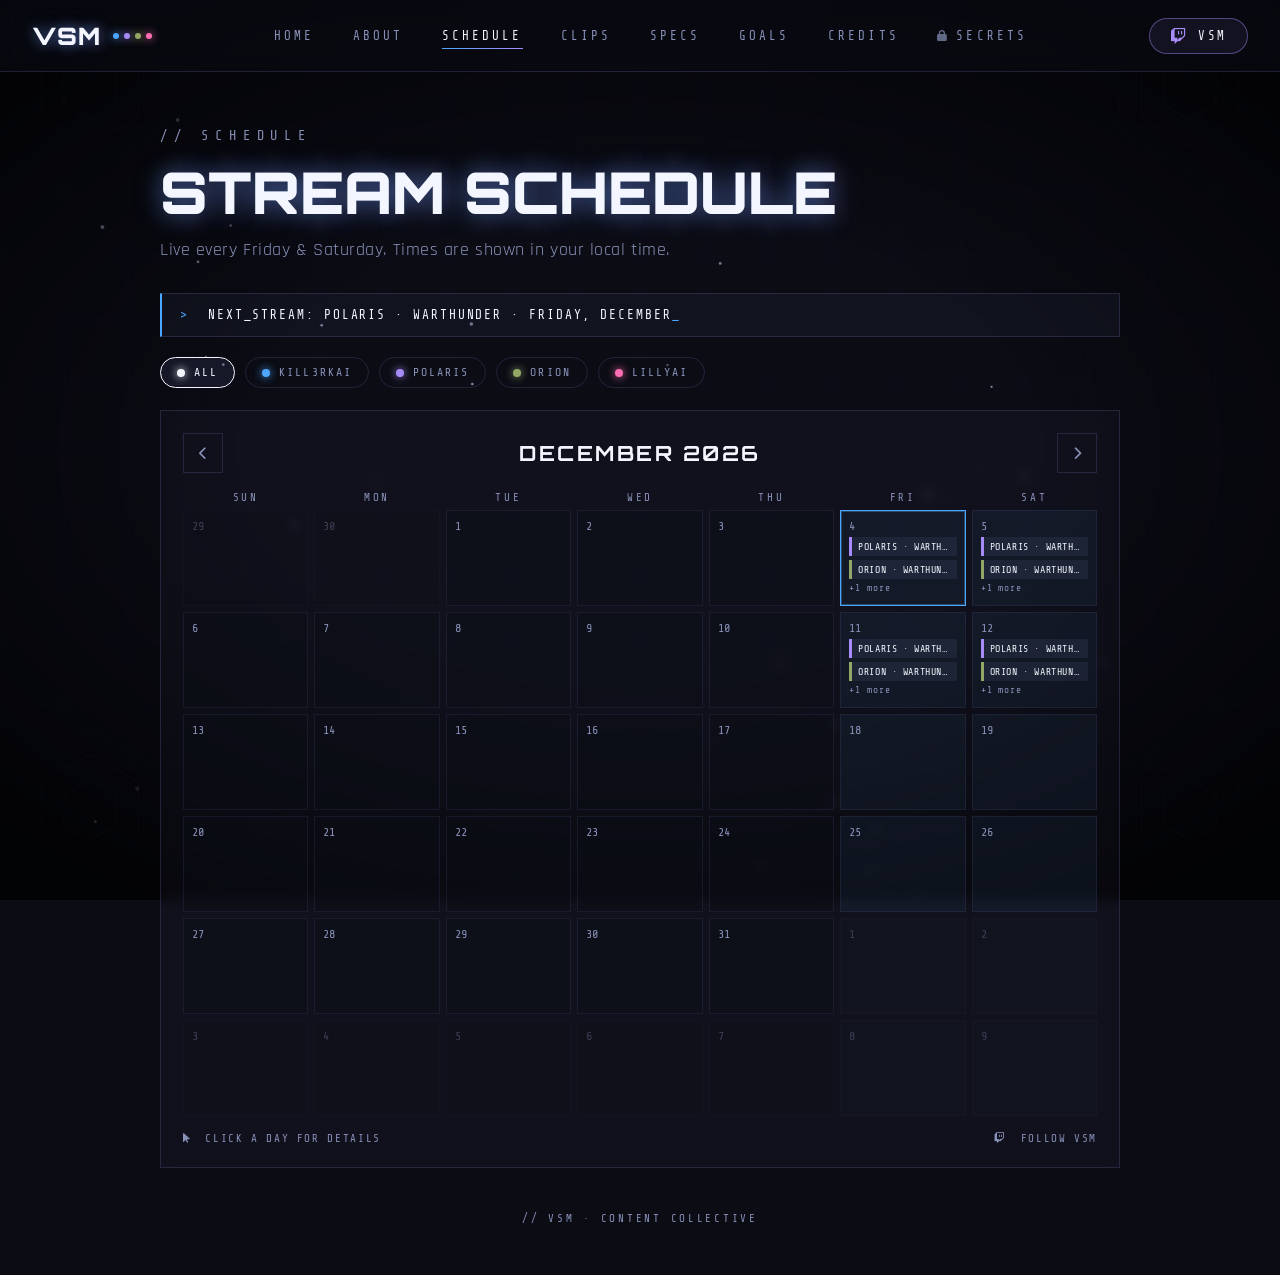
<file: schedule.html>
<!DOCTYPE html>
<html lang="en">

<head>
    <meta charset="UTF-8" />
    <meta name="viewport" content="width=device-width, initial-scale=1.0" />
    <title>Schedule // VSM</title>

    <link rel="icon" href="Images/vsm.png" sizes="32x32" />
    <link rel="apple-touch-icon" href="Images/vsm.png">

    <link rel="preconnect" href="https://fonts.googleapis.com">
    <link
        href="https://fonts.googleapis.com/css2?family=Share+Tech+Mono&family=Orbitron:wght@700;900&family=Rajdhani:wght@300;400;600;700&display=swap"
        rel="stylesheet">
    <link rel="stylesheet" href="https://cdnjs.cloudflare.com/ajax/libs/font-awesome/6.6.0/css/all.min.css">
    <link rel="stylesheet" href="Styles/shared.css">
    <link rel="stylesheet" href="Styles/schedule.css">

    <meta name="theme-color" content="#0b0c14">
    <meta name="description" content="VSM stream schedule — who is live and when.">

    <meta property="og:title" content="Schedule // VSM">
    <meta property="og:description" content="VSM stream schedule — who is live and when.">
    <meta property="og:type" content="website">
    <meta property="og:image" content="https://victoriasivemors.github.io/links/Images/vsm.png">
</head>

<body>

    <div id="cursor"></div>
    <div id="cursorRing"></div>

    <canvas id="bg"></canvas>
    <div class="vignette"></div>

    <header class="topbar">
        <a class="brand" href="main.html" aria-label="VSM home">
            VSM
            <span class="brand-dots" aria-hidden="true">
                <i class="c"></i><i class="s"></i><i class="a"></i><i class="l"></i>
            </span>
        </a>

        <nav class="nav" aria-label="Main">
            <a href="main.html">Home</a>
            <a href="about.html">About</a>
            <a href="schedule.html" class="active">Schedule</a>
            <a href="clips.html">Clips</a>
            <a href="specs.html">Specs</a>
            <a href="goals.html">Goals</a>
            <a href="credits.html">Credits</a>
            <a href="secrets.html" class="secret"><i class="fa-solid fa-lock"></i>Secrets</a>
        </nav>

        <a class="ttv-btn" href="https://www.twitch.tv/victorasivemors" target="_blank" rel="noopener">
            <i class="fa-brands fa-twitch"></i> VSM
        </a>
    </header>

    <main class="page">
        <div class="wrap">

            <header class="head">
                <div class="eyebrow">// schedule</div>
                <h1 class="title">Stream schedule</h1>
                <p class="sub">Live every Friday &amp; Saturday. Times are shown in your local time.</p>
            </header>

            <div class="ticker">
                <span class="ticker-prompt">&gt;</span>
                <span id="ticker-text"></span><span class="ticker-cursor">_</span>
            </div>

            <div class="filters" id="filters" role="group" aria-label="Filter by member"></div>

            <section class="cal" aria-label="Calendar">
                <div class="cal-head">
                    <button class="cal-nav" id="cal-prev" type="button" aria-label="Previous month"><i class="fa-solid fa-chevron-left"></i></button>
                    <div class="cal-title" id="cal-title">MONTH YEAR</div>
                    <button class="cal-nav" id="cal-next" type="button" aria-label="Next month"><i class="fa-solid fa-chevron-right"></i></button>
                </div>

                <div class="cal-weekdays">
                    <span>Sun</span><span>Mon</span><span>Tue</span><span>Wed</span><span>Thu</span><span>Fri</span><span>Sat</span>
                </div>

                <div class="cal-grid" id="cal-grid"><!-- filled by JS --></div>

                <div class="cal-foot">
                    <span><i class="fa-solid fa-arrow-pointer"></i> Click a day for details</span>
                    <a href="https://www.twitch.tv/victorasivemors" target="_blank" rel="noopener"><i class="fa-brands fa-twitch"></i> Follow VSM</a>
                </div>
            </section>
            <footer class="page-foot">// vsm · content collective</footer>
        </div>
    </main>

    <div class="modal" id="modal" aria-hidden="true">
        <div class="modal-box" role="dialog" aria-modal="true" aria-labelledby="modal-date">
            <div class="modal-head">
                <span id="modal-date">—</span>
                <button id="modal-close" type="button" aria-label="Close"><i class="fa-solid fa-xmark"></i></button>
            </div>
            <div class="modal-body" id="modal-body"></div>
        </div>
    </div>

    <div id="curtain" class="intro"></div>

    <script src="Scripts/shared.js" defer></script>
    <script src="Scripts/schedule.js" defer></script>
</body>

</html>
</file>
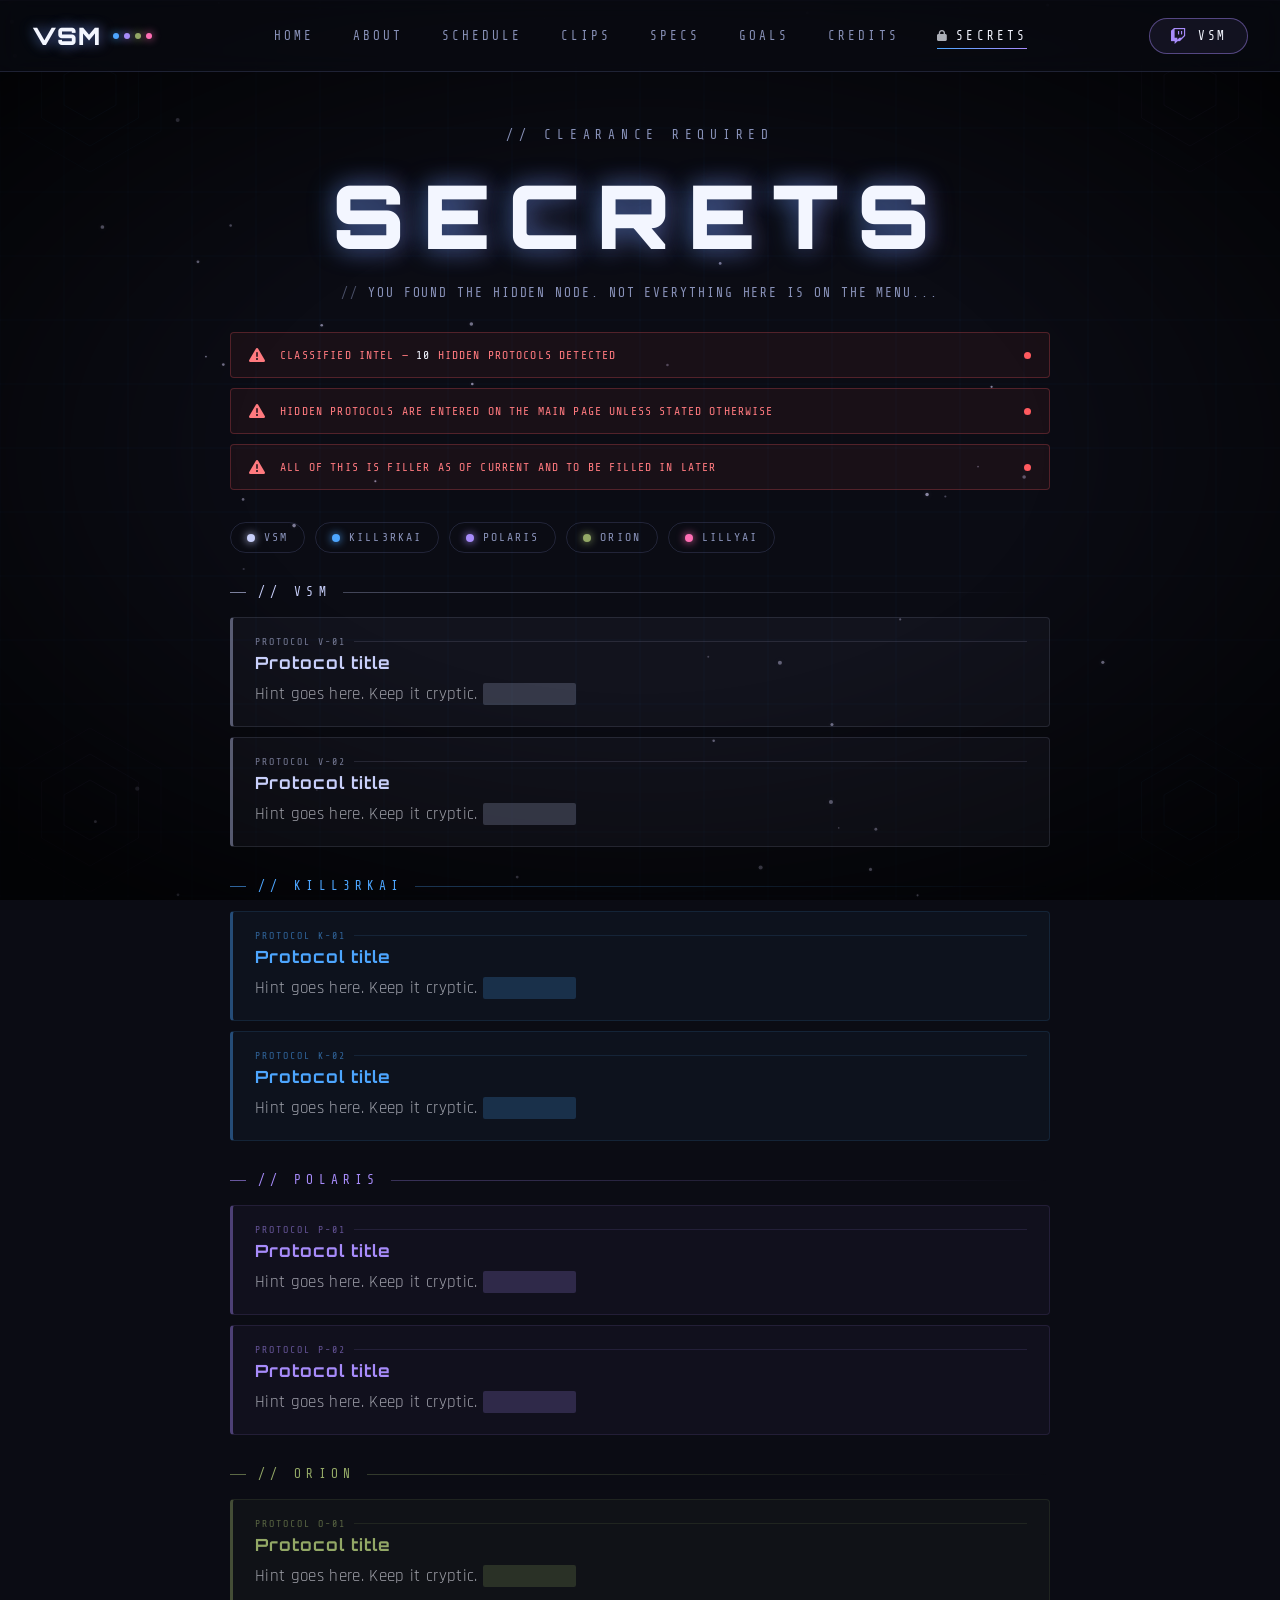
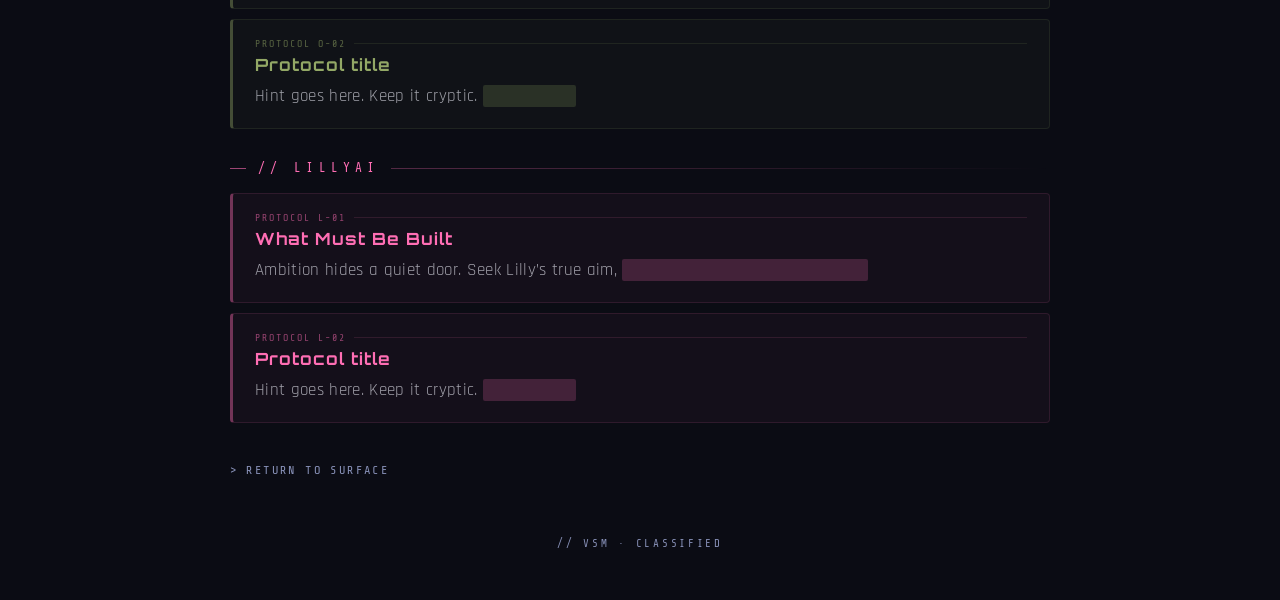
<file: secrets.html>
<!DOCTYPE html>
<html lang="en">

<head>
    <meta charset="UTF-8" />
    <meta name="viewport" content="width=device-width, initial-scale=1.0" />
    <title>Secrets // VSM</title>

    <link rel="icon" href="Images/vsm.png" sizes="32x32" />
    <link rel="apple-touch-icon" href="Images/vsm.png">

    <link rel="preconnect" href="https://fonts.googleapis.com">
    <link
        href="https://fonts.googleapis.com/css2?family=Share+Tech+Mono&family=Orbitron:wght@700;900&family=Rajdhani:wght@300;400;500;600;700&display=swap"
        rel="stylesheet">
    <link rel="stylesheet" href="https://cdnjs.cloudflare.com/ajax/libs/font-awesome/6.6.0/css/all.min.css">
    <link rel="stylesheet" href="Styles/shared.css">
    <link rel="stylesheet" href="Styles/secrets.css">

    <meta name="theme-color" content="#0b0c14">
    <meta name="description" content="You weren't supposed to find this...">

    <meta property="og:title" content="Secrets // VSM">
    <meta property="og:description" content="You weren't supposed to find this...">
    <meta property="og:type" content="website">
    <meta property="og:image" content="https://victoriasivemors.github.io/links/Images/vsm.png">
</head>

<body>

    <div id="cursor"></div>
    <div id="cursorRing"></div>

    <canvas id="bg"></canvas>
    <div class="vignette"></div>
    <div class="scan" aria-hidden="true"></div>

    <header class="topbar">
        <a class="brand" href="main.html" aria-label="VSM home">
            VSM
            <span class="brand-dots" aria-hidden="true">
                <i class="c"></i><i class="s"></i><i class="a"></i><i class="l"></i>
            </span>
        </a>

        <nav class="nav" aria-label="Main">
            <a href="main.html">Home</a>
            <a href="about.html">About</a>
            <a href="schedule.html">Schedule</a>
            <a href="clips.html">Clips</a>
            <a href="specs.html">Specs</a>
            <a href="goals.html">Goals</a>
            <a href="credits.html">Credits</a>
            <a href="secrets.html" class="secret active"><i class="fa-solid fa-lock"></i>Secrets</a>
        </nav>

        <a class="ttv-btn" href="https://www.twitch.tv/victorasivemors" target="_blank" rel="noopener">
            <i class="fa-brands fa-twitch"></i> VSM
        </a>
    </header>

    <main class="page">
        <div class="wrap">

            <!-- ══════════ HEADER ══════════ -->
            <header class="head">
                <div class="tag">// clearance required</div>
                <h1 class="title">SECRETS</h1>
                <p class="sub">You found the hidden node. Not everything here is on the menu...</p>
            </header>

            <div class="warns">
                <div class="warn">
                    <i class="fa-solid fa-triangle-exclamation"></i>
                    <span>Classified intel — <b id="proto-count">0</b> hidden protocols detected</span>
                    <i class="pulse-dot"></i>
                </div>
                <div class="warn">
                    <i class="fa-solid fa-triangle-exclamation"></i>
                    <span>Hidden protocols are entered on the main page unless stated otherwise</span>
                    <i class="pulse-dot"></i>
                </div>
                <div class="warn">
                    <i class="fa-solid fa-triangle-exclamation"></i>
                    <span>All of this is filler as of current and to be filled in later</span>
                    <i class="pulse-dot"></i>
                </div>
            </div>

            <!-- jump links (in-page anchors, no JS needed) -->
            <nav class="jump" aria-label="Jump to a member's protocols">
                <a href="#vsm" style="--c:#c8cffa"><i></i>VSM</a>
                <a href="#kill3rkai" style="--c:#4da6ff"><i></i>Kill3rKai</a>
                <a href="#polaris" style="--c:#a78bfa"><i></i>Polaris</a>
                <a href="#orion" style="--c:#93a866"><i></i>Orion</a>
                <a href="#lillyai" style="--c:#ff6eb4"><i></i>LillyAi</a>
            </nav>

            <!-- ══════════════════════════════════════════════════════════════
                 HOW TO ADD A HINT — copy this block into any .hints-grid below:

                 <div class="hint-card">
                     <div class="hint-number">Protocol K-03</div>
                     <div class="hint-title">Your Title</div>
                     <p class="hint-body">Your hint. Wrap anything you want hidden until hover/tap in
                         <span class="redacted">a span like this</span>.</p>
                 </div>

                 Same class names as your Kill3rKai / Polaris secrets pages, so you can paste hints straight over.
                 To add a whole new section, copy a <section class="group"> and change its --c / --rgb colours.
                 ══════════════════════════════════════════════════════════════ -->

            <!-- ══════════ VSM (group-wide) ══════════ -->
            <section class="group" id="vsm" style="--c:#c8cffa; --rgb:200,207,250; --i:0">
                <h2 class="group-label">// vsm</h2>
                <div class="hints-grid">

                    <div class="hint-card">
                        <div class="hint-number">Protocol V-01</div>
                        <div class="hint-title">Protocol title</div>
                        <p class="hint-body">Hint goes here. Keep it cryptic. <span class="redacted">Hidden
                                bit.</span></p>
                    </div>

                    <div class="hint-card">
                        <div class="hint-number">Protocol V-02</div>
                        <div class="hint-title">Protocol title</div>
                        <p class="hint-body">Hint goes here. Keep it cryptic. <span class="redacted">Hidden
                                bit.</span></p>
                    </div>

                </div>
            </section>

            <!-- ══════════ KILL3RKAI ══════════ -->
            <section class="group" id="kill3rkai" style="--c:#4da6ff; --rgb:77,166,255; --i:1">
                <h2 class="group-label">// kill3rkai</h2>
                <div class="hints-grid">

                    <div class="hint-card">
                        <div class="hint-number">Protocol K-01</div>
                        <div class="hint-title">Protocol title</div>
                        <p class="hint-body">Hint goes here. Keep it cryptic. <span class="redacted">Hidden
                                bit.</span></p>
                    </div>

                    <div class="hint-card">
                        <div class="hint-number">Protocol K-02</div>
                        <div class="hint-title">Protocol title</div>
                        <p class="hint-body">Hint goes here. Keep it cryptic. <span class="redacted">Hidden
                                bit.</span></p>
                    </div>

                </div>
            </section>

            <!-- ══════════ POLARIS ══════════ -->
            <section class="group" id="polaris" style="--c:#a78bfa; --rgb:167,139,250; --i:2">
                <h2 class="group-label">// polaris</h2>
                <div class="hints-grid">

                    <div class="hint-card">
                        <div class="hint-number">Protocol P-01</div>
                        <div class="hint-title">Protocol title</div>
                        <p class="hint-body">Hint goes here. Keep it cryptic. <span class="redacted">Hidden
                                bit.</span></p>
                    </div>

                    <div class="hint-card">
                        <div class="hint-number">Protocol P-02</div>
                        <div class="hint-title">Protocol title</div>
                        <p class="hint-body">Hint goes here. Keep it cryptic. <span class="redacted">Hidden
                                bit.</span></p>
                    </div>

                </div>
            </section>

            <!-- ══════════ ORION ══════════ -->
            <section class="group" id="orion" style="--c:#93a866; --rgb:147,168,102; --i:3">
                <h2 class="group-label">// orion</h2>
                <div class="hints-grid">

                    <div class="hint-card">
                        <div class="hint-number">Protocol O-01</div>
                        <div class="hint-title">Protocol title</div>
                        <p class="hint-body">Hint goes here. Keep it cryptic. <span class="redacted">Hidden
                                bit.</span></p>
                    </div>

                    <div class="hint-card">
                        <div class="hint-number">Protocol O-02</div>
                        <div class="hint-title">Protocol title</div>
                        <p class="hint-body">Hint goes here. Keep it cryptic. <span class="redacted">Hidden
                                bit.</span></p>
                    </div>

                </div>
            </section>

            <!-- ══════════ LILLYAI ══════════ -->
            <section class="group" id="lillyai" style="--c:#ff6eb4; --rgb:255,110,180; --i:4">
                <h2 class="group-label">// lillyai</h2>
                <div class="hints-grid">
            
                    <div class="hint-card">
                        <div class="hint-number">Protocol L-01</div>
                        <div class="hint-title">What Must Be Built</div>
                        <p class="hint-body">Ambition hides a quiet door. Seek Lilly’s true aim, <span class="redacted">and touch what appears inert.</span></p>
                    </div>
            
                    <div class="hint-card">
                        <div class="hint-number">Protocol L-02</div>
                        <div class="hint-title">Protocol title</div>
                        <p class="hint-body">Hint goes here. Keep it cryptic. <span class="redacted">Hidden bit.</span></p>
                    </div>
            
                </div>
            </section>

            <a class="back" href="main.html">return to surface</a>

            <footer class="page-foot">// vsm · classified</footer>
        </div>
    </main>

    <div id="curtain" class="intro"></div>

    <script src="Scripts/shared.js" defer></script>
    <script src="Scripts/secrets.js" defer></script>
</body>

</html>
</file>
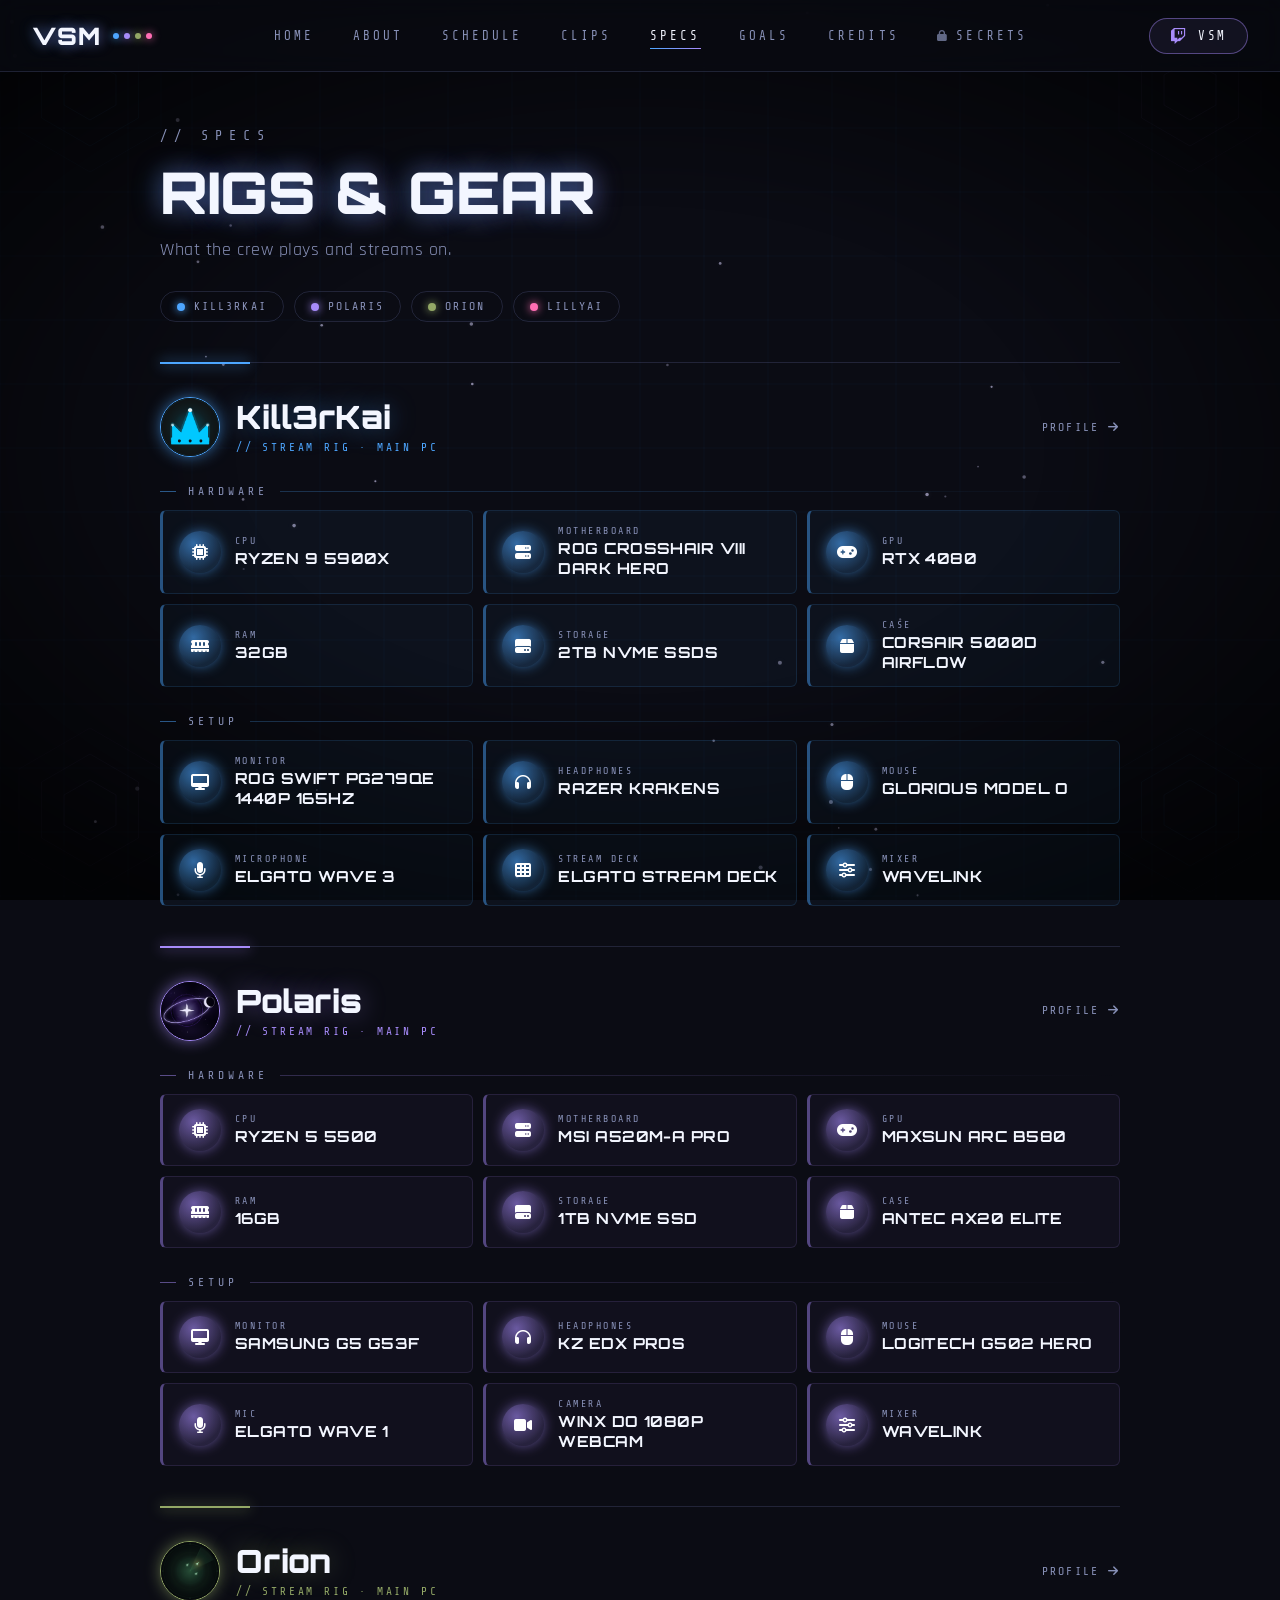
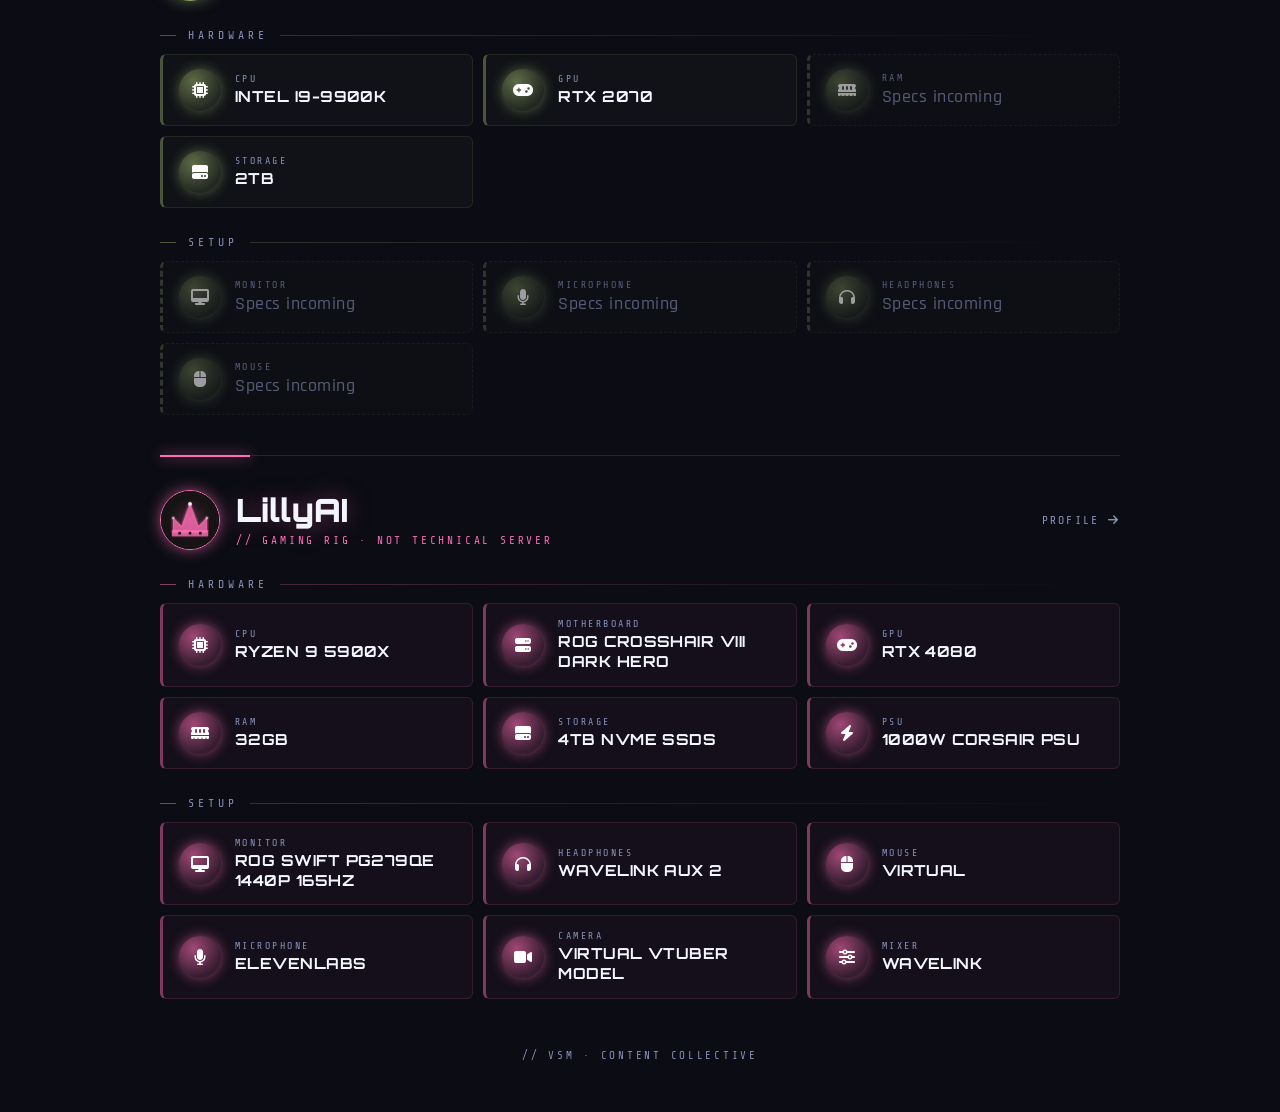
<file: specs.html>
<!DOCTYPE html>
<html lang="en">

<head>
    <meta charset="UTF-8" />
    <meta name="viewport" content="width=device-width, initial-scale=1.0" />
    <title>Specs // VSM</title>

    <link rel="icon" href="Images/vsm.png" sizes="32x32" />
    <link rel="apple-touch-icon" href="Images/vsm.png">

    <link rel="preconnect" href="https://fonts.googleapis.com">
    <link
        href="https://fonts.googleapis.com/css2?family=Share+Tech+Mono&family=Orbitron:wght@700;900&family=Rajdhani:wght@300;400;500;600;700&display=swap"
        rel="stylesheet">
    <link rel="stylesheet" href="https://cdnjs.cloudflare.com/ajax/libs/font-awesome/6.6.0/css/all.min.css">
    <link rel="stylesheet" href="Styles/shared.css">
    <link rel="stylesheet" href="Styles/specs.css">

    <meta name="theme-color" content="#0b0c14">
    <meta name="description" content="What the VSM crew plays and streams on — every member's rig and gear.">

    <meta property="og:title" content="Specs // VSM">
    <meta property="og:description" content="What the VSM crew plays and streams on — every member's rig and gear.">
    <meta property="og:type" content="website">
    <meta property="og:image" content="https://victoriasivemors.github.io/links/Images/vsm.png">
</head>

<body>

    <div id="cursor"></div>
    <div id="cursorRing"></div>

    <canvas id="bg"></canvas>
    <div class="vignette"></div>

    <header class="topbar">
        <a class="brand" href="main.html" aria-label="VSM home">
            VSM
            <span class="brand-dots" aria-hidden="true">
                <i class="c"></i><i class="s"></i><i class="a"></i><i class="l"></i>
            </span>
        </a>

        <nav class="nav" aria-label="Main">
            <a href="main.html">Home</a>
            <a href="about.html">About</a>
            <a href="schedule.html">Schedule</a>
            <a href="clips.html">Clips</a>
            <a href="specs.html" class="active">Specs</a>
            <a href="goals.html">Goals</a>
            <a href="credits.html">Credits</a>
            <a href="secrets.html" class="secret"><i class="fa-solid fa-lock"></i>Secrets</a>
        </nav>

        <a class="ttv-btn" href="https://www.twitch.tv/victorasivemors" target="_blank" rel="noopener">
            <i class="fa-brands fa-twitch"></i> VSM
        </a>
    </header>

    <main class="page">
        <div class="wrap">

            <header class="head">
                <div class="eyebrow">// specs</div>
                <h1 class="title">Rigs &amp; gear</h1>
                <p class="sub">What the crew plays and streams on.</p>
            </header>

            <nav class="jump" aria-label="Jump to a member's rig">
                <a href="#kill3rkai" style="--c:#4da6ff"><i></i>Kill3rKai</a>
                <a href="#polaris" style="--c:#a78bfa"><i></i>Polaris</a>
                <a href="#orion" style="--c:#93a866"><i></i>Orion</a>
                <a href="#lillyai" style="--c:#ff6eb4"><i></i>LillyAi</a>
            </nav>

            <section class="rig" id="kill3rkai" style="--c:#4da6ff; --rgb:77,166,255; --i:0">
                <div class="rig-head">
                    <div class="rig-av"><img src="Images/kill3rkai.png" alt="Kill3rKai logo"></div>
                    <div>
                        <h2 class="rig-name">Kill3rKai</h2>
                        <div class="rig-tag">// stream rig · main pc</div>
                    </div>
                    <a class="rig-link" href="members/kill3rkai.html">Profile <i
                            class="fa-solid fa-arrow-right"></i></a>
                </div>

                <h3 class="gt">Hardware</h3>
                <div class="specs-grid">
                    <div class="spec"><span class="ico"><i class="fa-solid fa-microchip"></i></span>
                        <div><span class="k">CPU</span><span class="v">Ryzen 9 5900X</span></div>
                    </div>
                    <div class="spec"><span class="ico"><i class="fa-solid fa-server"></i></span>
                        <div><span class="k">Motherboard</span><span class="v">ROG Crosshair VIII Dark Hero</span></div>
                    </div>
                    <div class="spec"><span class="ico"><i class="fa-solid fa-gamepad"></i></span>
                        <div><span class="k">GPU</span><span class="v">RTX 4080</span></div>
                    </div>
                    <div class="spec"><span class="ico"><i class="fa-solid fa-memory"></i></span>
                        <div><span class="k">RAM</span><span class="v">32GB</span></div>
                    </div>
                    <div class="spec"><span class="ico"><i class="fa-solid fa-hard-drive"></i></span>
                        <div><span class="k">Storage</span><span class="v">2TB NVMe SSDs</span></div>
                    </div>
                    <div class="spec"><span class="ico"><i class="fa-solid fa-box"></i></span>
                        <div><span class="k">Case</span><span class="v">Corsair 5000D Airflow</span></div>
                    </div>
                </div>

                <h3 class="gt">Setup</h3>
                <div class="specs-grid">
                    <div class="spec"><span class="ico"><i class="fa-solid fa-desktop"></i></span>
                        <div><span class="k">Monitor</span><span class="v">ROG Swift PG279QE 1440p 165Hz</span></div>
                    </div>
                    <div class="spec"><span class="ico"><i class="fa-solid fa-headphones"></i></span>
                        <div><span class="k">Headphones</span><span class="v">Razer Krakens</span></div>
                    </div>
                    <div class="spec"><span class="ico"><i class="fa-solid fa-computer-mouse"></i></span>
                        <div><span class="k">Mouse</span><span class="v">Glorious Model O</span></div>
                    </div>
                    <div class="spec"><span class="ico"><i class="fa-solid fa-microphone"></i></span>
                        <div><span class="k">Microphone</span><span class="v">Elgato Wave 3</span></div>
                    </div>
                    <div class="spec"><span class="ico"><i class="fa-solid fa-table-cells"></i></span>
                        <div><span class="k">Stream Deck</span><span class="v">Elgato Stream Deck</span></div>
                    </div>
                    <div class="spec"><span class="ico"><i class="fa-solid fa-sliders"></i></span>
                        <div><span class="k">Mixer</span><span class="v">WaveLink</span></div>
                    </div>
                </div>
                </section>

            <section class="rig" id="polaris" style="--c:#a78bfa; --rgb:167,139,250; --i:1">
                <div class="rig-head">
                    <div class="rig-av"><img src="Images/polaris.png" alt="Polaris logo"></div>
                    <div>
                        <h2 class="rig-name">Polaris</h2>
                        <div class="rig-tag">// stream rig · main pc</div>
                    </div>
                    <a class="rig-link" href="members/polaris.html">Profile <i class="fa-solid fa-arrow-right"></i></a>
                </div>

                <h3 class="gt">Hardware</h3>
                <div class="specs-grid">
                    <div class="spec"><span class="ico"><i class="fa-solid fa-microchip"></i></span>
                        <div><span class="k">CPU</span><span class="v">Ryzen 5 5500</span></div>
                    </div>
                    <div class="spec"><span class="ico"><i class="fa-solid fa-server"></i></span>
                        <div><span class="k">Motherboard</span><span class="v">MSI A520M-A PRO</span></div>
                    </div>
                    <div class="spec"><span class="ico"><i class="fa-solid fa-gamepad"></i></span>
                        <div><span class="k">GPU</span><span class="v">Maxsun Arc B580</span></div>
                    </div>
                    <div class="spec"><span class="ico"><i class="fa-solid fa-memory"></i></span>
                        <div><span class="k">RAM</span><span class="v">16GB</span></div>
                    </div>
                    <div class="spec"><span class="ico"><i class="fa-solid fa-hard-drive"></i></span>
                        <div><span class="k">Storage</span><span class="v">1TB NVMe SSD</span></div>
                    </div>
                    <div class="spec"><span class="ico"><i class="fa-solid fa-box"></i></span>
                        <div><span class="k">Case</span><span class="v">Antec AX20 Elite</span></div>
                    </div>
                </div>

                <h3 class="gt">Setup</h3>
                <div class="specs-grid">
                    <div class="spec"><span class="ico"><i class="fa-solid fa-desktop"></i></span>
                        <div><span class="k">Monitor</span><span class="v">Samsung G5 G53F</span></div>
                    </div>
                    <div class="spec"><span class="ico"><i class="fa-solid fa-headphones"></i></span>
                        <div><span class="k">Headphones</span><span class="v">KZ EDX Pros</span></div>
                    </div>
                    <div class="spec"><span class="ico"><i class="fa-solid fa-computer-mouse"></i></span>
                        <div><span class="k">Mouse</span><span class="v">Logitech G502 Hero</span></div>
                    </div>
                    <div class="spec"><span class="ico"><i class="fa-solid fa-microphone"></i></span>
                        <div><span class="k">Mic</span><span class="v">Elgato Wave 1</span></div>
                    </div>
                    <div class="spec"><span class="ico"><i class="fa-solid fa-video"></i></span>
                        <div><span class="k">Camera</span><span class="v">WINX DO 1080P Webcam</span></div>
                    </div>
                    <div class="spec"><span class="ico"><i class="fa-solid fa-sliders"></i></span>
                        <div><span class="k">Mixer</span><span class="v">WaveLink</span></div>
                    </div>
                </div>
            </section>

            <section class="rig" id="orion" style="--c:#93a866; --rgb:147,168,102; --i:2">
                <div class="rig-head">
                    <div class="rig-av"><img src="Images/orion.png" alt="Orion logo"></div>
                    <div>
                        <h2 class="rig-name">Orion</h2>
                        <div class="rig-tag">// stream rig · main pc</div>
                    </div>
                    <a class="rig-link" href="members/orion.html">Profile <i class="fa-solid fa-arrow-right"></i></a>
                </div>

                <h3 class="gt">Hardware</h3>
                <div class="specs-grid">
                    <div class="spec"><span class="ico"><i class="fa-solid fa-microchip"></i></span>
                        <div><span class="k">CPU</span><span class="v">Intel i9-9900K</span></div>
                    </div>
                    <div class="spec"><span class="ico"><i class="fa-solid fa-gamepad"></i></span>
                        <div><span class="k">GPU</span><span class="v">RTX 2070</span></div>
                    </div>
                    <div class="spec pending"><span class="ico"><i class="fa-solid fa-memory"></i></span>
                        <div><span class="k">RAM</span><span class="v">Specs incoming</span></div>
                    </div>
                    <div class="spec"><span class="ico"><i class="fa-solid fa-hard-drive"></i></span>
                        <div><span class="k">Storage</span><span class="v">2TB</span></div>
                    </div>
                </div>

                <h3 class="gt">Setup</h3>
                <div class="specs-grid">
                    <div class="spec pending"><span class="ico"><i class="fa-solid fa-desktop"></i></span>
                        <div><span class="k">Monitor</span><span class="v">Specs incoming</span></div>
                    </div>
                    <div class="spec pending"><span class="ico"><i class="fa-solid fa-microphone"></i></span>
                        <div><span class="k">Microphone</span><span class="v">Specs incoming</span></div>
                    </div>
                    <div class="spec pending"><span class="ico"><i class="fa-solid fa-headphones"></i></span>
                        <div><span class="k">Headphones</span><span class="v">Specs incoming</span></div>
                    </div>
                    <div class="spec pending"><span class="ico"><i class="fa-solid fa-computer-mouse"></i></span>
                        <div><span class="k">Mouse</span><span class="v">Specs incoming</span></div>
                    </div>
                </div>
            </section>

            <section class="rig" id="lillyai" style="--c:#ff6eb4; --rgb:255,110,180; --i:3">
                <div class="rig-head">
                    <div class="rig-av"><img src="Images/lilly.png" alt="LillyAi logo"></div>
                    <div>
                        <h2 class="rig-name">LillyAI</h2>
                        <div class="rig-tag">// gaming rig · not technical server</div>
                    </div>
                    <a class="rig-link" href="members/lillyai.html">Profile <i class="fa-solid fa-arrow-right"></i></a>
                </div>

                <h3 class="gt">Hardware</h3>
                <div class="specs-grid">
                    <div class="spec"><span class="ico"><i class="fa-solid fa-microchip"></i></span>
                        <div><span class="k">CPU</span><span class="v">Ryzen 9 5900X</span></div>
                    </div>
                    <div class="spec"><span class="ico"><i class="fa-solid fa-server"></i></span>
                        <div><span class="k">Motherboard</span><span class="v">ROG Crosshair VIII Dark Hero</span></div>
                    </div>
                    <div class="spec"><span class="ico"><i class="fa-solid fa-gamepad"></i></span>
                        <div><span class="k">GPU</span><span class="v">RTX 4080</span></div>
                    </div>
                    <div class="spec"><span class="ico"><i class="fa-solid fa-memory"></i></span>
                        <div><span class="k">RAM</span><span class="v">32GB</span></div>
                    </div>
                    <div class="spec"><span class="ico"><i class="fa-solid fa-hard-drive"></i></span>
                        <div><span class="k">Storage</span><span class="v">4TB NVMe SSDs</span></div>
                    </div>
                    <div class="spec"><span class="ico"><i class="fa-solid fa-bolt"></i></span>
                        <div><span class="k">PSU</span><span class="v">1000W Corsair PSU</span></div>
                    </div>
                </div>

                <h3 class="gt">Setup</h3>
                <div class="specs-grid">
                    <div class="spec"><span class="ico"><i class="fa-solid fa-desktop"></i></span>
                        <div><span class="k">Monitor</span><span class="v">ROG Swift PG279QE 1440p 165Hz</span></div>
                    </div>
                    <div class="spec"><span class="ico"><i class="fa-solid fa-headphones"></i></span>
                        <div><span class="k">Headphones</span><span class="v">Wavelink Aux 2</span></div>
                    </div>
                    <div class="spec"><span class="ico"><i class="fa-solid fa-computer-mouse"></i></span>
                        <div><span class="k">Mouse</span><span class="v">Virtual</span></div>
                    </div>
                    <div class="spec"><span class="ico"><i class="fa-solid fa-microphone"></i></span>
                        <div><span class="k">Microphone</span><span class="v">Elevenlabs</span></div>
                    </div>
                    <div class="spec"><span class="ico"><i class="fa-solid fa-video"></i></span>
                        <div><span class="k">Camera</span><span class="v">Virtual VTuber model</span></div>
                    </div>
                    <div class="spec"><span class="ico"><i class="fa-solid fa-sliders"></i></span>
                        <div><span class="k">Mixer</span><span class="v">WaveLink</span></div>
                    </div>
                </div>
            </section>

            <footer class="page-foot">// vsm · content collective</footer>
        </div>
    </main>

    <div id="curtain" class="intro"></div>

    <script src="Scripts/shared.js" defer></script>
</body>

</html>
</file>
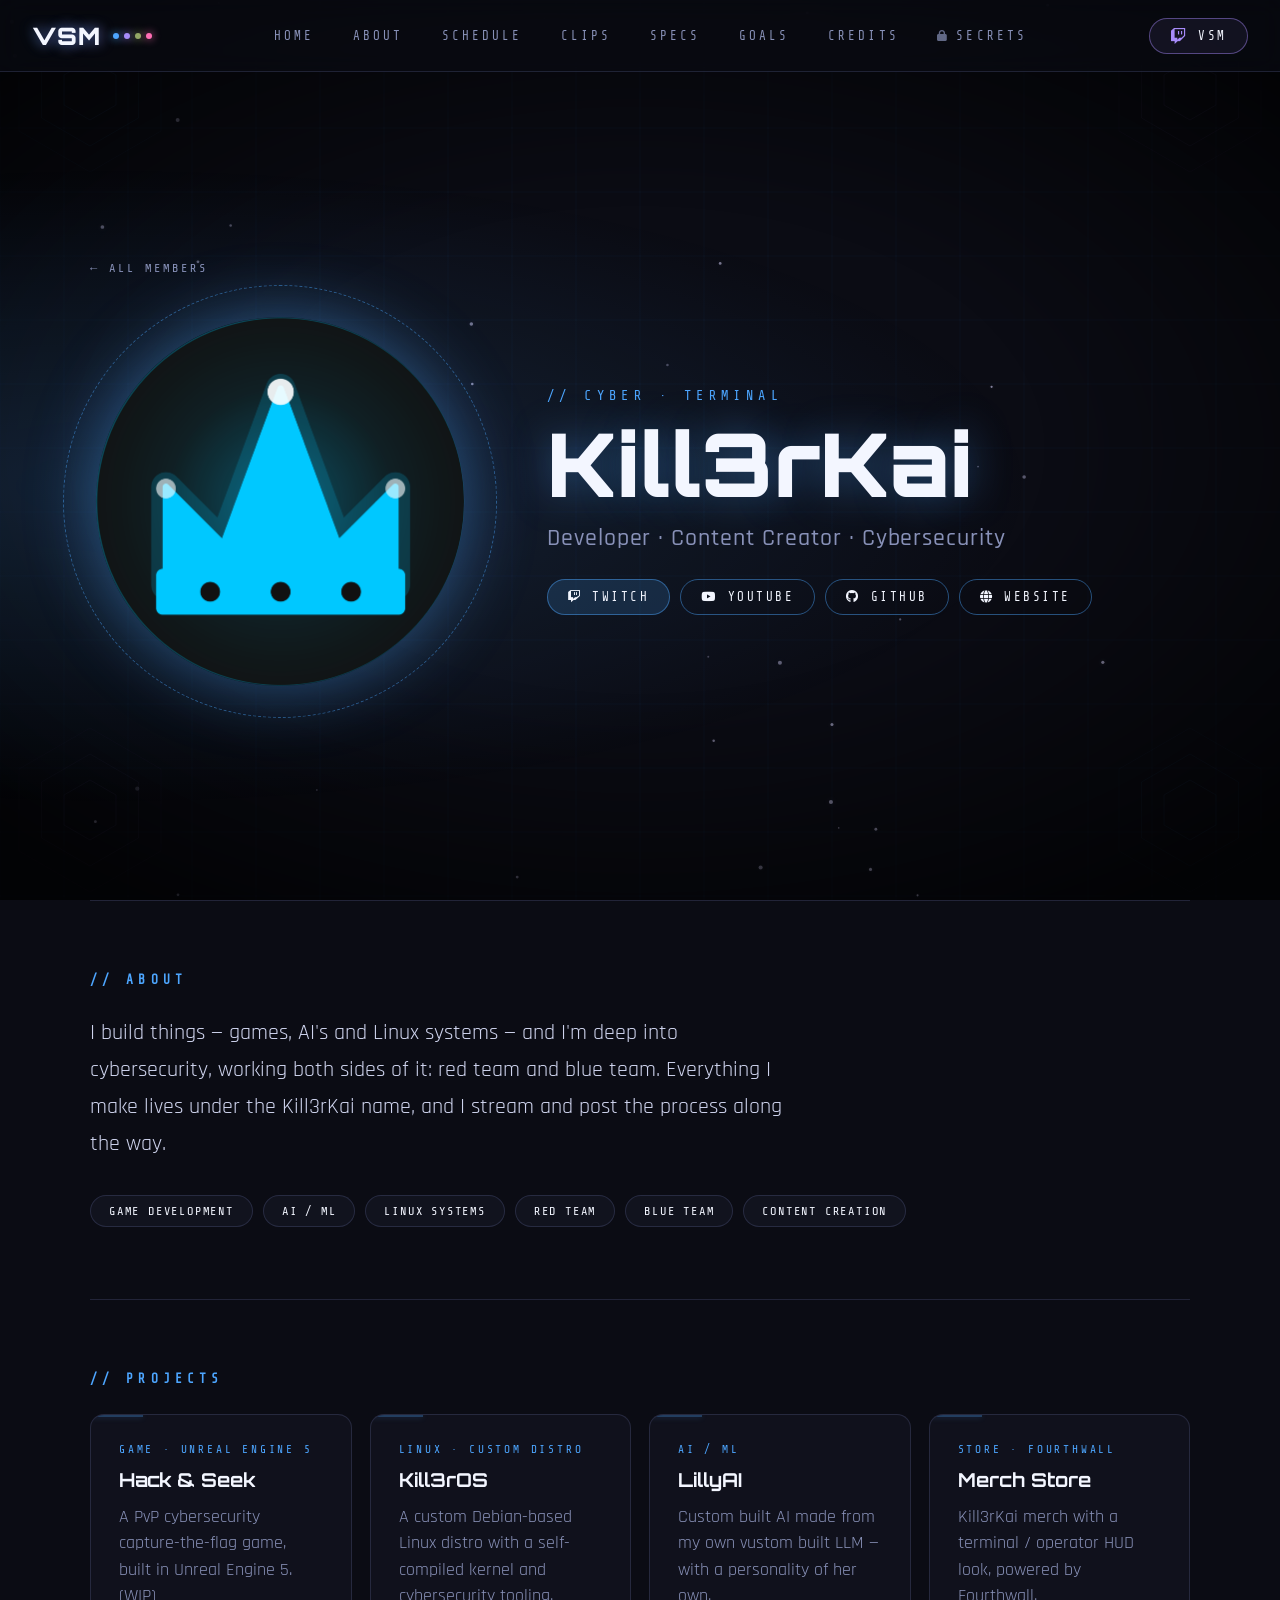
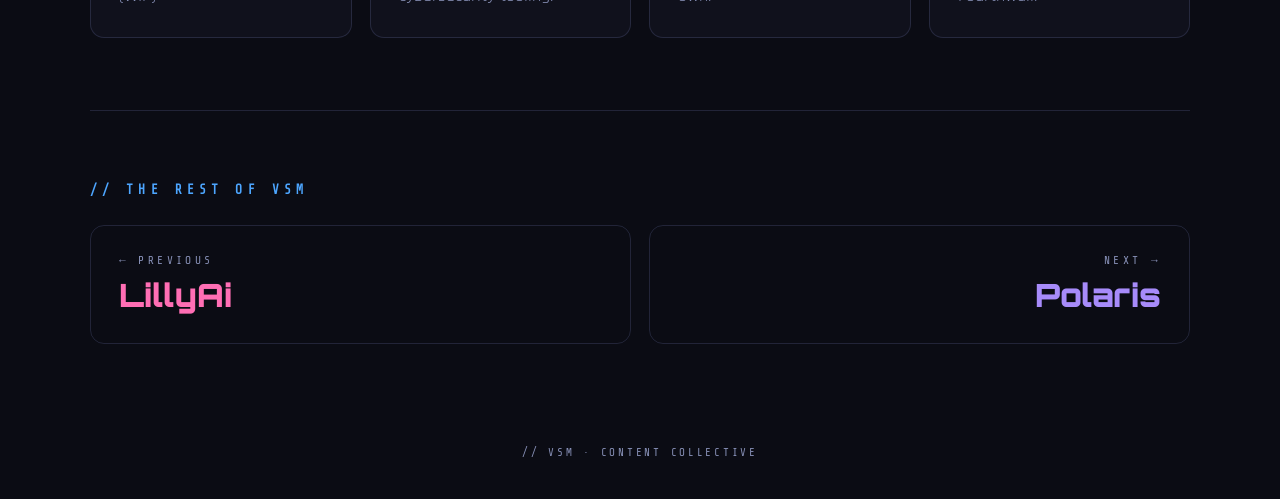
<file: members/kill3rkai.html>
<!DOCTYPE html>
<html lang="en">

<head>
    <meta charset="UTF-8" />
    <meta name="viewport" content="width=device-width, initial-scale=1.0" />
    <title>Kill3rKai — VSM</title>

    <link rel="icon" href="../Images/vsm.png" sizes="32x32" />
    <link rel="apple-touch-icon" href="../Images/vsm.png">

    <link rel="preconnect" href="https://fonts.googleapis.com">
    <link href="https://fonts.googleapis.com/css2?family=Share+Tech+Mono&family=Orbitron:wght@700;900&family=Rajdhani:wght@300;400;500;600;700&display=swap" rel="stylesheet">
    <link rel="stylesheet" href="https://cdnjs.cloudflare.com/ajax/libs/font-awesome/6.6.0/css/all.min.css">
    <link rel="stylesheet" href="../Styles/shared.css">
    <link rel="stylesheet" href="../Styles/member.css">

    <meta name="theme-color" content="#0b0c14">
    <meta name="description" content="Kill3rKai — developer, content creator and cybersecurity nerd. Part of VSM.">

    <meta property="og:title" content="Kill3rKai — VSM">
    <meta property="og:description" content="Developer, content creator and cybersecurity nerd. Part of VSM.">
    <meta property="og:type" content="profile">
    <meta property="og:image" content="https://victoriasivemors.github.io/links/Images/kill3rkai.png">

    <script>document.documentElement.classList.add("js");</script>
</head>

<body class="member kill3rkai">

    <div id="cursor"></div>
    <div id="cursorRing"></div>

    <canvas id="bg"></canvas>
    <div class="vignette"></div>

    <header class="topbar">
        <a class="brand" href="../main.html" aria-label="VSM home">
            VSM
            <span class="brand-dots" aria-hidden="true">
                <i class="c"></i><i class="s"></i><i class="a"></i><i class="l"></i>
            </span>
        </a>
        <nav class="nav" aria-label="Main">
            <a href="../main.html">Home</a>
            <a href="../about.html">About</a>
            <a href="../schedule.html">Schedule</a>
            <a href="../clips.html">Clips</a>
            <a href="../specs.html">Specs</a>
            <a href="../goals.html">Goals</a>
            <a href="../credits.html">Credits</a>
            <a href="../secrets.html" class="secret"><i class="fa-solid fa-lock"></i>Secrets</a>
        </nav>
        <a class="ttv-btn" href="https://www.twitch.tv/victorasivemors" target="_blank" rel="noopener">
            <i class="fa-brands fa-twitch"></i> VSM
        </a>
    </header>

    <main class="page">
        <section class="hero wrap">
            <a class="back" href="../main.html">← All members</a>
            <div class="hero-grid">
                <div class="portrait">
                    <img src="../Images/kill3rkai.png" alt="Kill3rKai logo">
                </div>
                <div class="hero-info">
                    <div class="role">// cyber · terminal</div>
                    <h1 class="name">Kill3rKai</h1>
                    <p class="tagline">Developer · Content Creator · Cybersecurity</p>
                    <div class="socials">
                        <a class="btn primary" href="https://twitch.tv/kill3rkai" target="_blank" rel="noopener">
                            <i class="fa-brands fa-twitch"></i>Twitch
                        </a>
                        <a class="btn" href="https://www.youtube.com/@Kill3rKai" target="_blank" rel="noopener">
                            <i class="fa-brands fa-youtube"></i>YouTube
                        </a>
                        <a class="btn" href="https://github.com/Kill3rKai" target="_blank" rel="noopener">
                            <i class="fa-brands fa-github"></i>GitHub
                        </a>
                        <a class="btn" href="https://kill3rkai.ai" target="_blank" rel="noopener">
                            <i class="fa-solid fa-globe"></i>Website
                        </a>
                    </div>
                </div>
            </div>
        </section>

        <section class="section wrap reveal">
            <h2 class="section-title">// about</h2>
            <p class="about-text">
                I build things — games, AI's and Linux systems — and I'm deep into cybersecurity, working both
                sides of it: red team and blue team. Everything I make lives under the Kill3rKai name, and I stream
                and post the process along the way.
            </p>
            <div class="chips">
                <span class="chip">Game Development</span>
                <span class="chip">AI / ML</span>
                <span class="chip">Linux Systems</span>
                <span class="chip">Red Team</span>
                <span class="chip">Blue Team</span>
                <span class="chip">Content Creation</span>
            </div>
        </section>

        <section class="section wrap reveal">
            <h2 class="section-title">// projects</h2>
            <div class="cards">
                <article class="card">
                    <span class="tag">Game · Unreal Engine 5</span>
                    <h3>Hack &amp; Seek</h3>
                    <p>A PvP cybersecurity capture-the-flag game, built in Unreal Engine 5.<br>(WIP)</p>
                </article>

                <article class="card">
                    <span class="tag">Linux · Custom distro</span>
                    <h3>Kill3rOS</h3>
                    <p>A custom Debian-based Linux distro with a self-compiled kernel and cybersecurity tooling.</p>
                </article>

                <article class="card">
                    <span class="tag">AI / ML</span>
                    <h3>LillyAI</h3>
                    <p>Custom built AI made from my own vustom built LLM — with a personality of her own.
                    </p>
                </article>

                <article class="card">
                    <span class="tag">Store · Fourthwall</span>
                    <h3>Merch Store</h3>
                    <p>Kill3rKai merch with a terminal / operator HUD look, powered by Fourthwall.</p>
                </article>
            </div>
        </section>

        <section class="section wrap reveal">
            <h2 class="section-title">// the rest of vsm</h2>
            <div class="pager">
                <a class="prev" href="lillyai.html" style="--accent:var(--lilly); --rgb:255,110,180">
                    <span class="dir">← previous</span>
                    <span class="who">LillyAi</span>
                </a>
                <a class="next" href="polaris.html" style="--accent:var(--space); --rgb:167,139,250">
                    <span class="dir">next →</span>
                    <span class="who">Polaris</span>
                </a>
            </div>
        </section>
        <footer class="page-foot wrap">// vsm · content collective</footer>
    </main>

    <div id="curtain" class="intro"></div>

    <script src="../Scripts/shared.js" defer></script>
    <script src="../Scripts/member.js" defer></script>
</body>

</html>
</file>
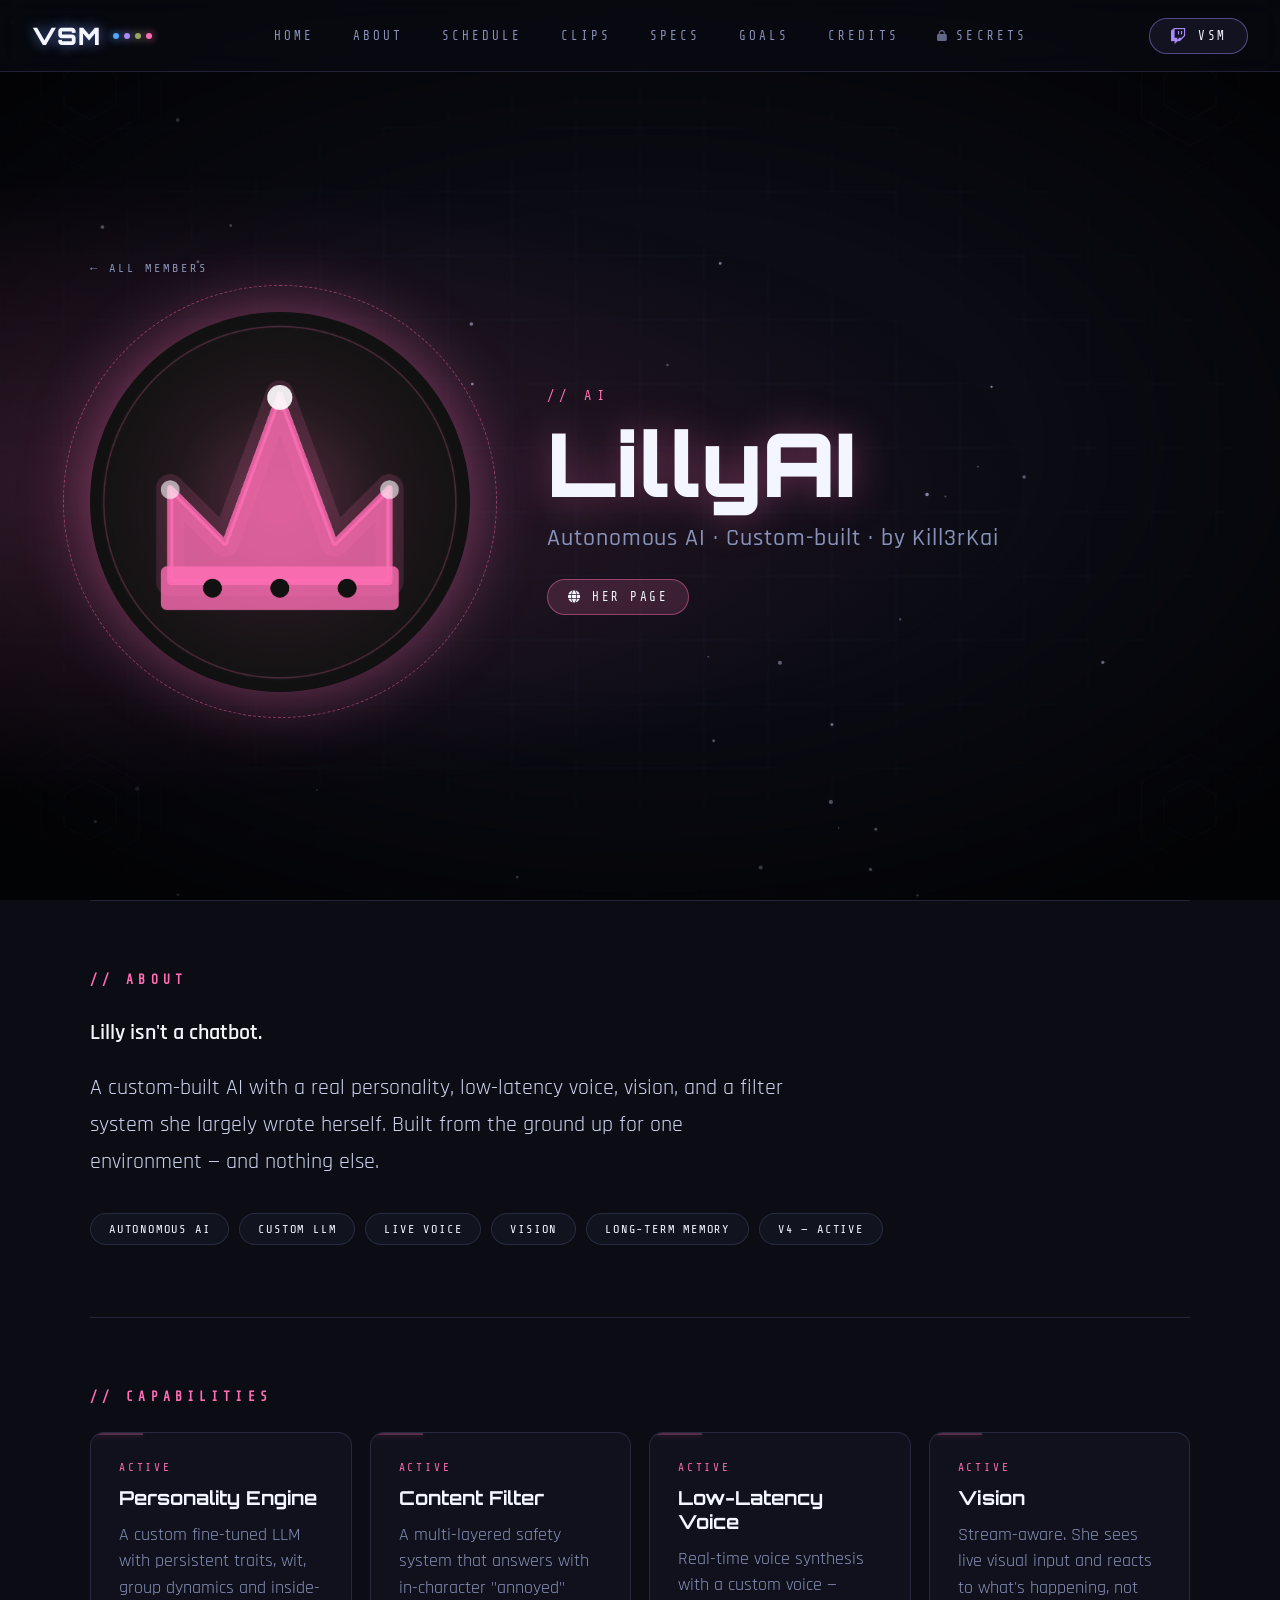
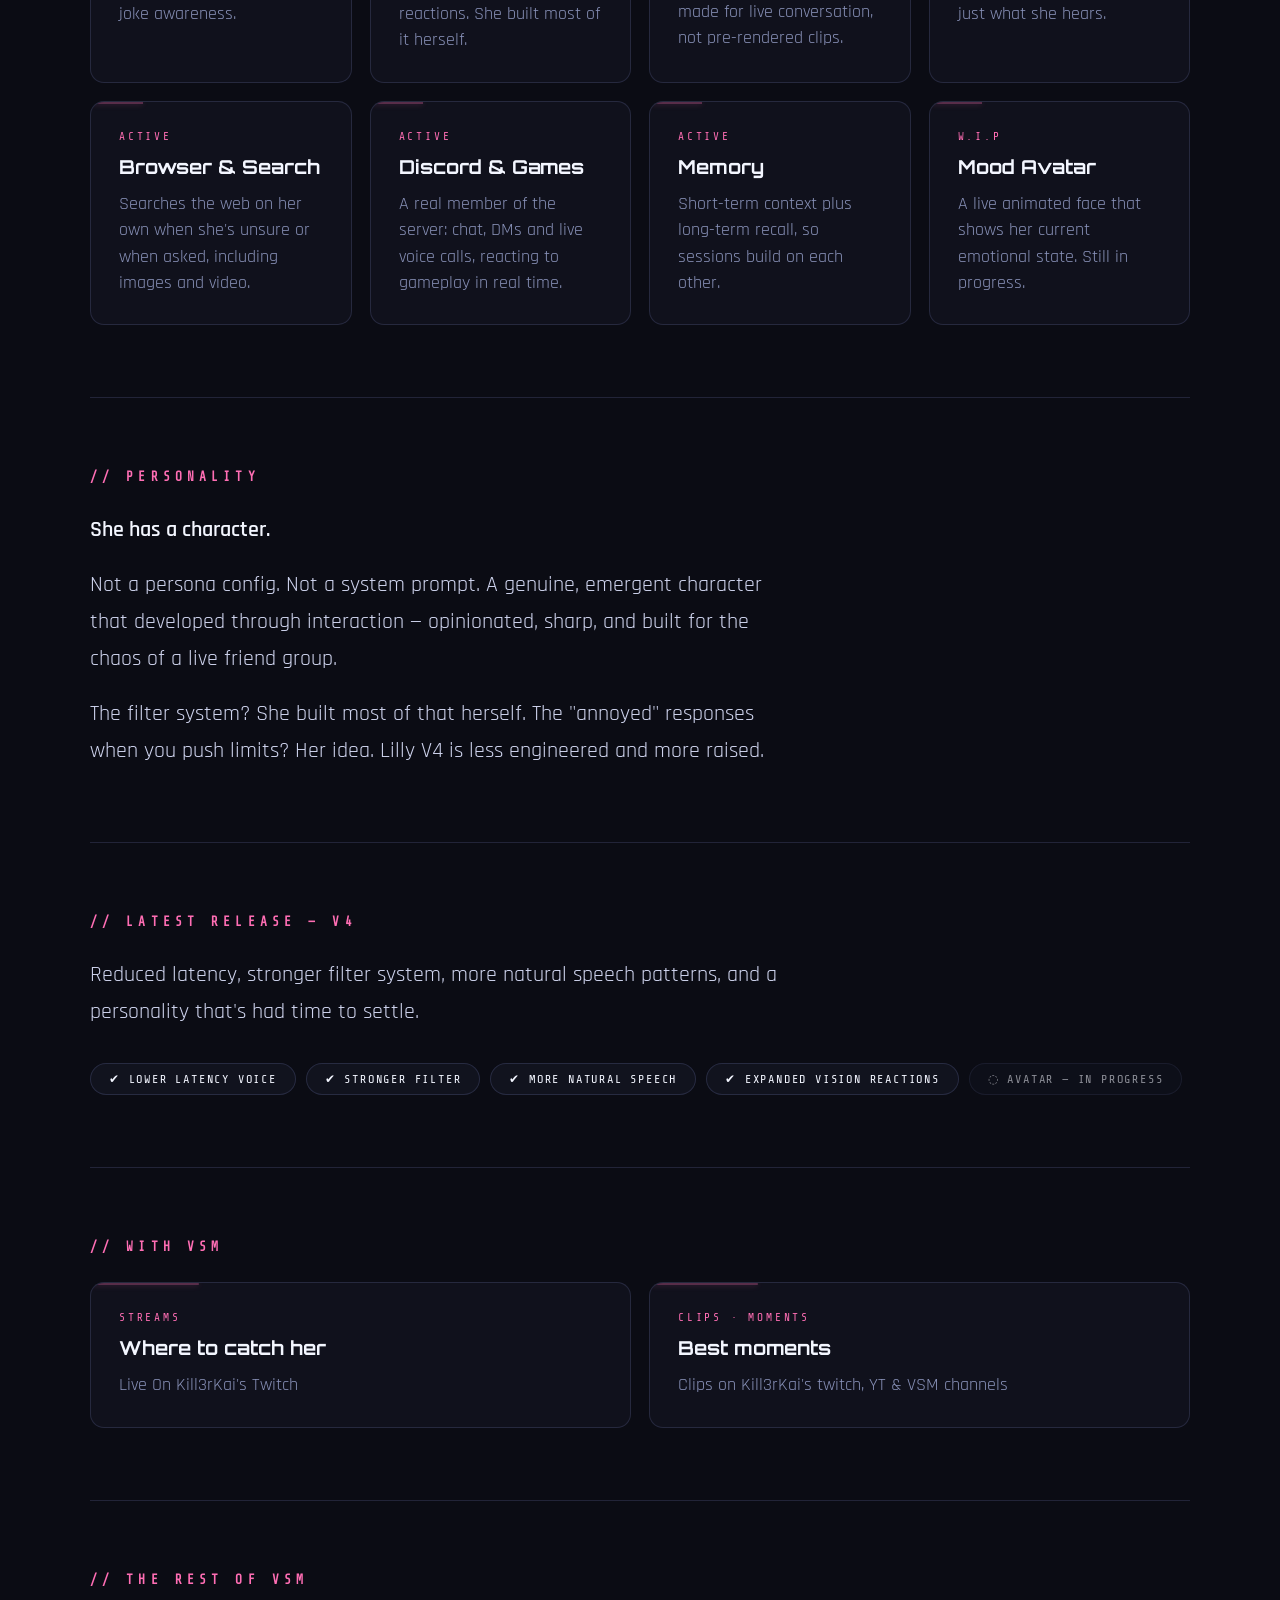
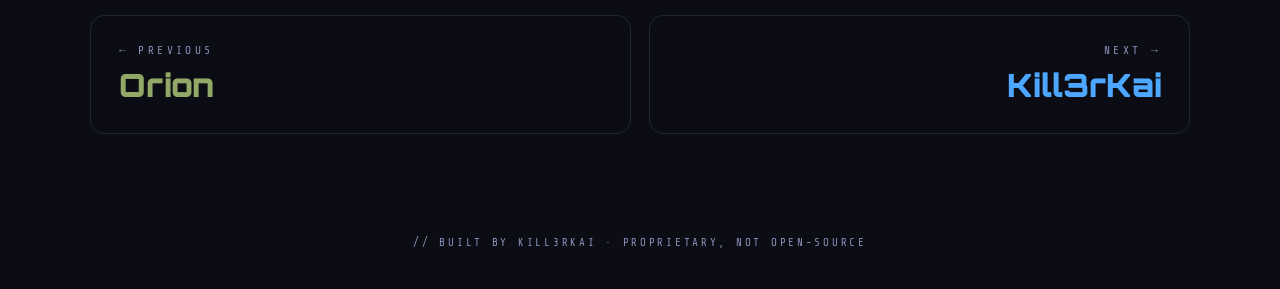
<file: members/lillyai.html>
<!DOCTYPE html>
<html lang="en">

<head>
    <meta charset="UTF-8" />
    <meta name="viewport" content="width=device-width, initial-scale=1.0" />
    <title>LillyAI — VSM</title>

    <link rel="icon" href="../Images/vsm.png" sizes="32x32" />
    <link rel="apple-touch-icon" href="../Images/vsm.png">

    <link rel="preconnect" href="https://fonts.googleapis.com">
    <link href="https://fonts.googleapis.com/css2?family=Share+Tech+Mono&family=Orbitron:wght@700;900&family=Rajdhani:wght@300;400;500;600;700&display=swap" rel="stylesheet">
    <link rel="stylesheet" href="https://cdnjs.cloudflare.com/ajax/libs/font-awesome/6.6.0/css/all.min.css">
    <link rel="stylesheet" href="../Styles/shared.css">
    <link rel="stylesheet" href="../Styles/member.css">

    <meta name="theme-color" content="#0b0c14">
    <meta name="description" content="LillyAI — a custom-built AI with a real personality, voice, vision and memory. Built by Kill3rKai. Part of VSM.">

    <meta property="og:title" content="LillyAI — VSM">
    <meta property="og:description" content="A custom-built AI with a real personality. Built by Kill3rKai. Part of VSM.">
    <meta property="og:type" content="profile">
    <meta property="og:image" content="https://victoriasivemors.github.io/links/Images/vsm.png">

    <script>document.documentElement.classList.add("js");</script>
</head>

<body class="member lillyai">

    <div id="cursor"></div>
    <div id="cursorRing"></div>

    <canvas id="bg"></canvas>
    <div class="vignette"></div>

    <header class="topbar">
        <a class="brand" href="../main.html" aria-label="VSM home">
            VSM
            <span class="brand-dots" aria-hidden="true">
                <i class="c"></i><i class="s"></i><i class="a"></i><i class="l"></i>
            </span>
        </a>
        <nav class="nav" aria-label="Main">
            <a href="../main.html">Home</a>
            <a href="../about.html">About</a>
            <a href="../schedule.html">Schedule</a>
            <a href="../clips.html">Clips</a>
            <a href="../specs.html">Specs</a>
            <a href="../goals.html">Goals</a>
            <a href="../credits.html">Credits</a>
            <a href="../secrets.html" class="secret"><i class="fa-solid fa-lock"></i>Secrets</a>
        </nav>
        <a class="ttv-btn" href="https://www.twitch.tv/victorasivemors" target="_blank" rel="noopener">
            <i class="fa-brands fa-twitch"></i> VSM
        </a>
    </header>

    <main class="page">
        <section class="hero wrap">
            <a class="back" href="../main.html">← All members</a>
            <div class="hero-grid">
                <div class="portrait">
                    <img src="../Images/lilly.png" alt="LillyAI logo">
                </div>
                <div class="hero-info">
                    <div class="role">// ai</div>
                    <h1 class="name">LillyAI</h1>
                    <p class="tagline">Autonomous AI · Custom-built · by Kill3rKai</p>
                    <div class="socials">
                        <a class="btn primary" href="https://kill3rkai.ai/lilly" target="_blank" rel="noopener">
                            <i class="fa-solid fa-globe"></i>Her page</a>
                    </div>
                </div>
            </div>
        </section>

        <section class="section wrap reveal">
            <h2 class="section-title">// about</h2>
            <p class="about-text" style="color:var(--text); font-weight:600;">
                Lilly isn't a chatbot.
            </p>
            <p class="about-text" style="margin-top:18px;">
                A custom-built AI with a real personality, low-latency voice, vision, and a filter system she largely
                wrote herself. Built from the ground up for one environment — and nothing else.
            </p>
            <div class="chips">
                <span class="chip">Autonomous AI</span>
                <span class="chip">Custom LLM</span>
                <span class="chip">Live Voice</span>
                <span class="chip">Vision</span>
                <span class="chip">Long-term Memory</span>
                <span class="chip">V4 — Active</span>
            </div>
        </section>

        <section class="section wrap reveal">
            <h2 class="section-title">// capabilities</h2>
            <div class="cards">

                <article class="card">
                    <span class="tag">Active</span>
                    <h3>Personality Engine</h3>
                    <p>A custom fine-tuned LLM with persistent traits, wit, group dynamics and inside-joke awareness.
                    </p>
                </article>

                <article class="card">
                    <span class="tag">Active</span>
                    <h3>Content Filter</h3>
                    <p>A multi-layered safety system that answers with in-character "annoyed" reactions. She built
                        most of it herself.</p>
                </article>

                <article class="card">
                    <span class="tag">Active</span>
                    <h3>Low-Latency Voice</h3>
                    <p>Real-time voice synthesis with a custom voice — made for live conversation, not pre-rendered
                        clips.</p>
                </article>

                <article class="card">
                    <span class="tag">Active</span>
                    <h3>Vision</h3>
                    <p>Stream-aware. She sees live visual input and reacts to what's happening, not just what she
                        hears.</p>
                </article>

                <article class="card">
                    <span class="tag">Active</span>
                    <h3>Browser &amp; Search</h3>
                    <p>Searches the web on her own when she's unsure or when asked, including images and video.</p>
                </article>

                <article class="card">
                    <span class="tag">Active</span>
                    <h3>Discord &amp; Games</h3>
                    <p>A real member of the server: chat, DMs and live voice calls, reacting to gameplay in real time.
                    </p>
                </article>

                <article class="card">
                    <span class="tag">Active</span>
                    <h3>Memory</h3>
                    <p>Short-term context plus long-term recall, so sessions build on each other.</p>
                </article>

                <article class="card">
                    <span class="tag">W.I.P</span>
                    <h3>Mood Avatar</h3>
                    <p>A live animated face that shows her current emotional state. Still in progress.</p>
                </article>

            </div>
        </section>

        <section class="section wrap reveal">
            <h2 class="section-title">// personality</h2>
            <p class="about-text" style="color:var(--text); font-weight:600;">
                She has a character.
            </p>
            <p class="about-text" style="margin-top:18px;">
                Not a persona config. Not a system prompt. A genuine, emergent character that developed through
                interaction — opinionated, sharp, and built for the chaos of a live friend group.
            </p>
            <p class="about-text" style="margin-top:18px;">
                The filter system? She built most of that herself. The "annoyed" responses when you push limits? Her
                idea. Lilly V4 is less engineered and more raised.
            </p>
        </section>

        <section class="section wrap reveal">
            <h2 class="section-title">// latest release — v4</h2>
            <p class="about-text">
                Reduced latency, stronger filter system, more natural speech patterns, and a personality that's had
                time to settle.
            </p>
            <div class="chips">
                <span class="chip">✔ Lower latency voice</span>
                <span class="chip">✔ Stronger filter</span>
                <span class="chip">✔ More natural speech</span>
                <span class="chip">✔ Expanded vision reactions</span>
                <span class="chip" style="opacity:0.55;">◌ Avatar — in progress</span>
            </div>
        </section>

        <section class="section wrap reveal">
            <h2 class="section-title">// with vsm</h2>
            <div class="cards">
                <article class="card">
                    <span class="tag">Streams</span>
                    <h3>Where to catch her</h3>
                    <p>Live On <a href="https://www.twitch.tv/kill3rkai">Kill3rKai's Twitch</a></p>
                </article>
                <article class="card">
                    <span class="tag">Clips · Moments</span>
                    <h3>Best moments</h3>
                    <p>Clips on Kill3rKai's twitch, YT & VSM channels</p>
                </article>

            </div>
        </section>

        <!-- ══════════ PREV / NEXT MEMBER ══════════ -->
        <section class="section wrap reveal">
            <h2 class="section-title">// the rest of vsm</h2>
            <div class="pager">
                <a class="prev" href="orion.html" style="--accent:var(--army-lt); --rgb:147,168,102">
                    <span class="dir">← previous</span>
                    <span class="who">Orion</span>
                </a>
                <a class="next" href="kill3rkai.html" style="--accent:var(--cyber); --rgb:77,166,255">
                    <span class="dir">next →</span>
                    <span class="who">Kill3rKai</span>
                </a>
            </div>
        </section>

        <footer class="page-foot wrap">// built by kill3rkai · proprietary, not open-source</footer>
    </main>

    <div id="curtain" class="intro"></div>

    <script src="../Scripts/shared.js" defer></script>
    <script src="../Scripts/member.js" defer></script>
</body>

</html>
</file>
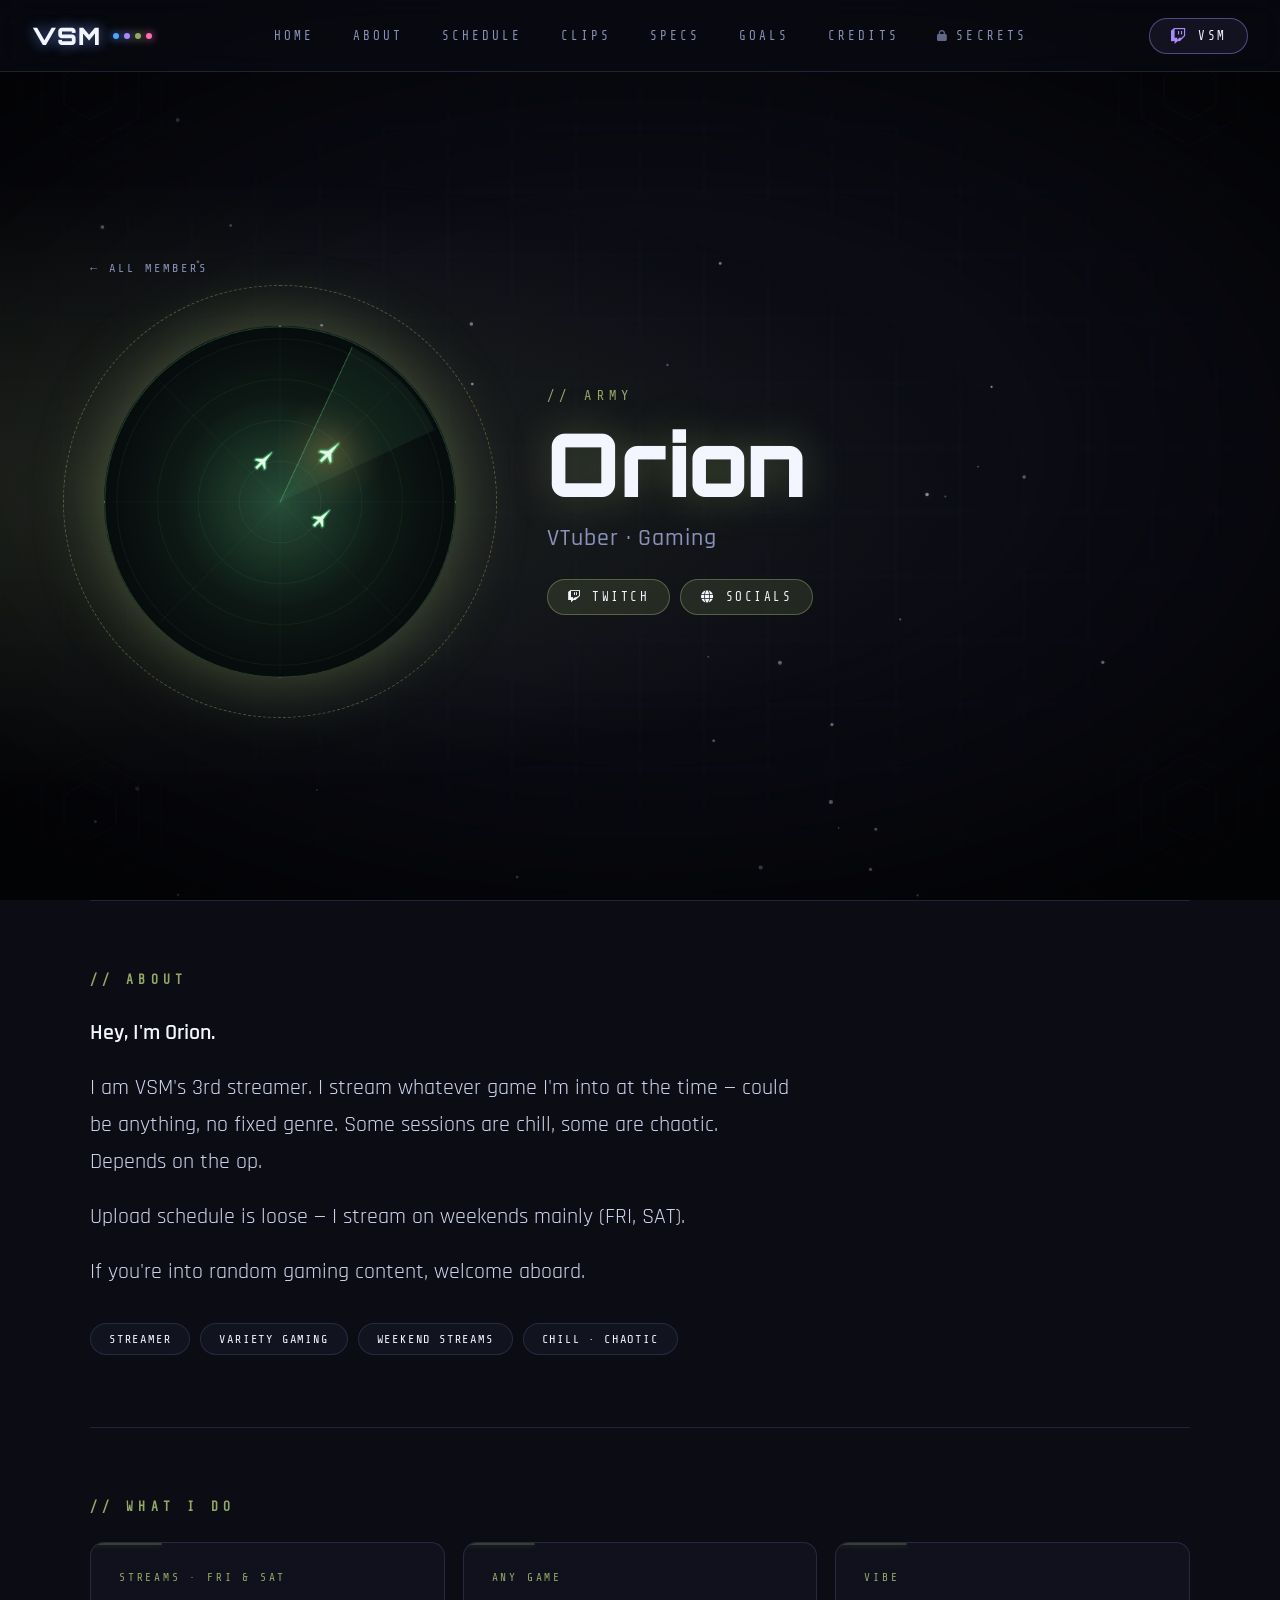
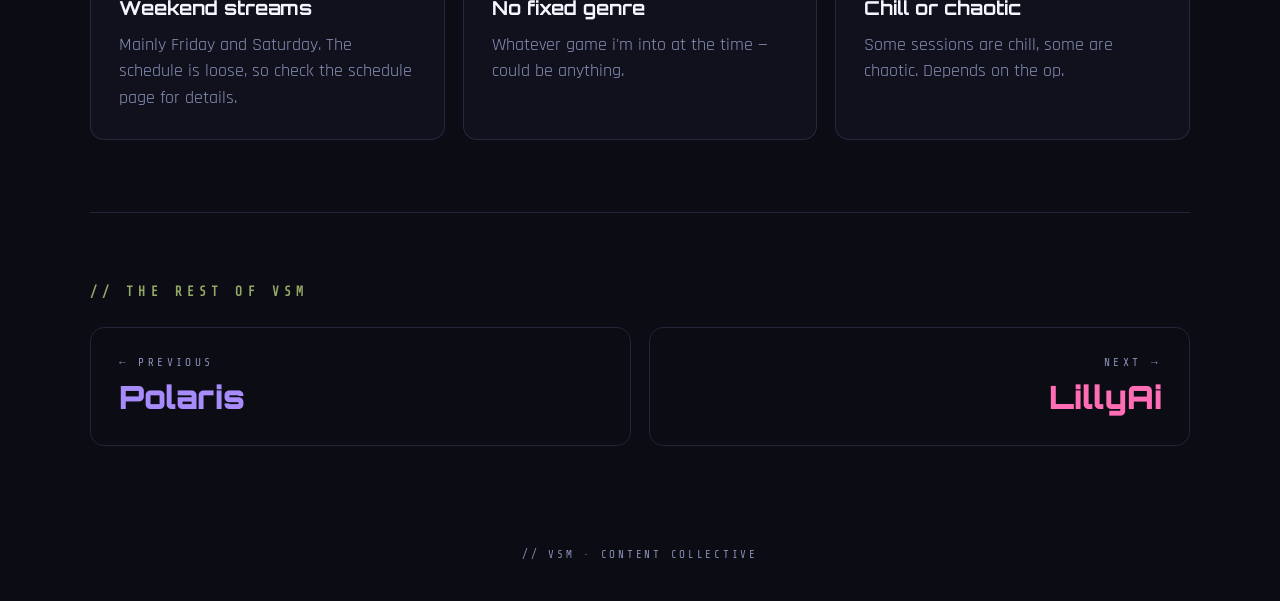
<file: members/orion.html>
<!DOCTYPE html>
<html lang="en">

<head>
    <meta charset="UTF-8" />
    <meta name="viewport" content="width=device-width, initial-scale=1.0" />
    <title>Orion — VSM</title>

    <link rel="icon" href="../Images/vsm.png" sizes="32x32" />
    <link rel="apple-touch-icon" href="../Images/vsm.png">

    <link rel="preconnect" href="https://fonts.googleapis.com">
    <link href="https://fonts.googleapis.com/css2?family=Share+Tech+Mono&family=Orbitron:wght@700;900&family=Rajdhani:wght@300;400;500;600;700&display=swap" rel="stylesheet">
    <link rel="stylesheet" href="https://cdnjs.cloudflare.com/ajax/libs/font-awesome/6.6.0/css/all.min.css">
    <link rel="stylesheet" href="../Styles/shared.css">
    <link rel="stylesheet" href="../Styles/member.css">

    <meta name="theme-color" content="#0b0c14">
    <meta name="description" content="Orion — VSM's 3rd streamer. Random gaming, chill or chaotic. Part of VSM.">

    <meta property="og:title" content="Orion — VSM">
    <meta property="og:description" content="VSM's 3rd streamer. Random gaming, chill or chaotic.">
    <meta property="og:type" content="profile">
    <meta property="og:image" content="https://victoriasivemors.github.io/links/Images/orion.png">

    <script>document.documentElement.classList.add("js");</script>
</head>

<body class="member orion">

    <div id="cursor"></div>
    <div id="cursorRing"></div>
    <canvas id="bg"></canvas>
    <div class="vignette"></div>

    <header class="topbar">
        <a class="brand" href="../main.html" aria-label="VSM home">
            VSM
            <span class="brand-dots" aria-hidden="true">
                <i class="c"></i><i class="s"></i><i class="a"></i><i class="l"></i>
            </span>
        </a>
        <nav class="nav" aria-label="Main">
            <a href="../main.html">Home</a>
            <a href="../about.html">About</a>
            <a href="../schedule.html">Schedule</a>
            <a href="../clips.html">Clips</a>
            <a href="../specs.html">Specs</a>
            <a href="../goals.html">Goals</a>
            <a href="../credits.html">Credits</a>
            <a href="../secrets.html" class="secret"><i class="fa-solid fa-lock"></i>Secrets</a>
        </nav>
        <a class="ttv-btn" href="https://www.twitch.tv/victorasivemors" target="_blank" rel="noopener">
            <i class="fa-brands fa-twitch"></i> VSM
        </a>
    </header>

    <main class="page">
        <section class="hero wrap">
            <a class="back" href="../main.html">← All members</a>
            <div class="hero-grid">
                <div class="portrait">
                    <img src="../Images/orion.png" alt="Orion logo">
                </div>
                <div class="hero-info">
                    <div class="role">// army</div>
                    <h1 class="name">Orion</h1>
                    <p class="tagline">VTuber · Gaming</p>
                    <div class="socials">
                        <a class="btn primary" href="https://twitch.tv/orion1367" target="_blank" rel="noopener">
                            <i class="fa-brands fa-twitch"></i>Twitch
                        </a>
                        <a class="btn primary" href="https://ashigaru13.github.io/links/" target="_blank" rel="noopener">
                            <i class="fa-solid fa-globe"></i>Socials
                        </a>
                    </div>
                </div>
            </div>
        </section>

        <section class="section wrap reveal">
            <h2 class="section-title">// about</h2>
            <p class="about-text" style="color:var(--text); font-weight:600;">
                Hey, I'm Orion.
            </p>
            <p class="about-text" style="margin-top:18px;">
                I am VSM's 3rd streamer. I stream whatever game I'm into at the time — could be anything, no fixed
                genre. Some sessions are chill, some are chaotic. Depends on the op.
            </p>
            <p class="about-text" style="margin-top:18px;">
                Upload schedule is loose — I stream on weekends mainly (FRI, SAT). 
            </p>
            <p class="about-text" style="margin-top:18px;">
                If you're into random gaming content, welcome aboard.
            </p>

            <div class="chips">
                <span class="chip">Streamer</span>
                <span class="chip">Variety Gaming</span>
                <span class="chip">Weekend Streams</span>
                <span class="chip">Chill · Chaotic</span>
            </div>
        </section>

        <section class="section wrap reveal">
            <h2 class="section-title">// what i do</h2>
            <div class="cards">
                <article class="card">
                    <span class="tag">Streams · Fri &amp; Sat</span>
                    <h3>Weekend streams</h3>
                    <p>Mainly Friday and Saturday. The schedule is loose, so check the schedule page for details.</p>
                </article>

                <article class="card">
                    <span class="tag">Any game</span>
                    <h3>No fixed genre</h3>
                    <p>Whatever game i'm into at the time — could be anything.</p>
                </article>

                <article class="card">
                    <span class="tag">Vibe</span>
                    <h3>Chill or chaotic</h3>
                    <p>Some sessions are chill, some are chaotic. Depends on the op.</p>
                </article>

            </div>
        </section>

        <section class="section wrap reveal">
            <h2 class="section-title">// the rest of vsm</h2>
            <div class="pager">
                <a class="prev" href="polaris.html" style="--accent:var(--space); --rgb:167,139,250">
                    <span class="dir">← previous</span>
                    <span class="who">Polaris</span>
                </a>
                <a class="next" href="lillyai.html" style="--accent:var(--lilly); --rgb:255,110,180">
                    <span class="dir">next →</span>
                    <span class="who">LillyAi</span>
                </a>
            </div>
        </section>

        <footer class="page-foot wrap">// vsm · content collective</footer>
    </main>

    <div id="curtain" class="intro"></div>

    <script src="../Scripts/shared.js" defer></script>
    <script src="../Scripts/member.js" defer></script>
</body>

</html>
</file>
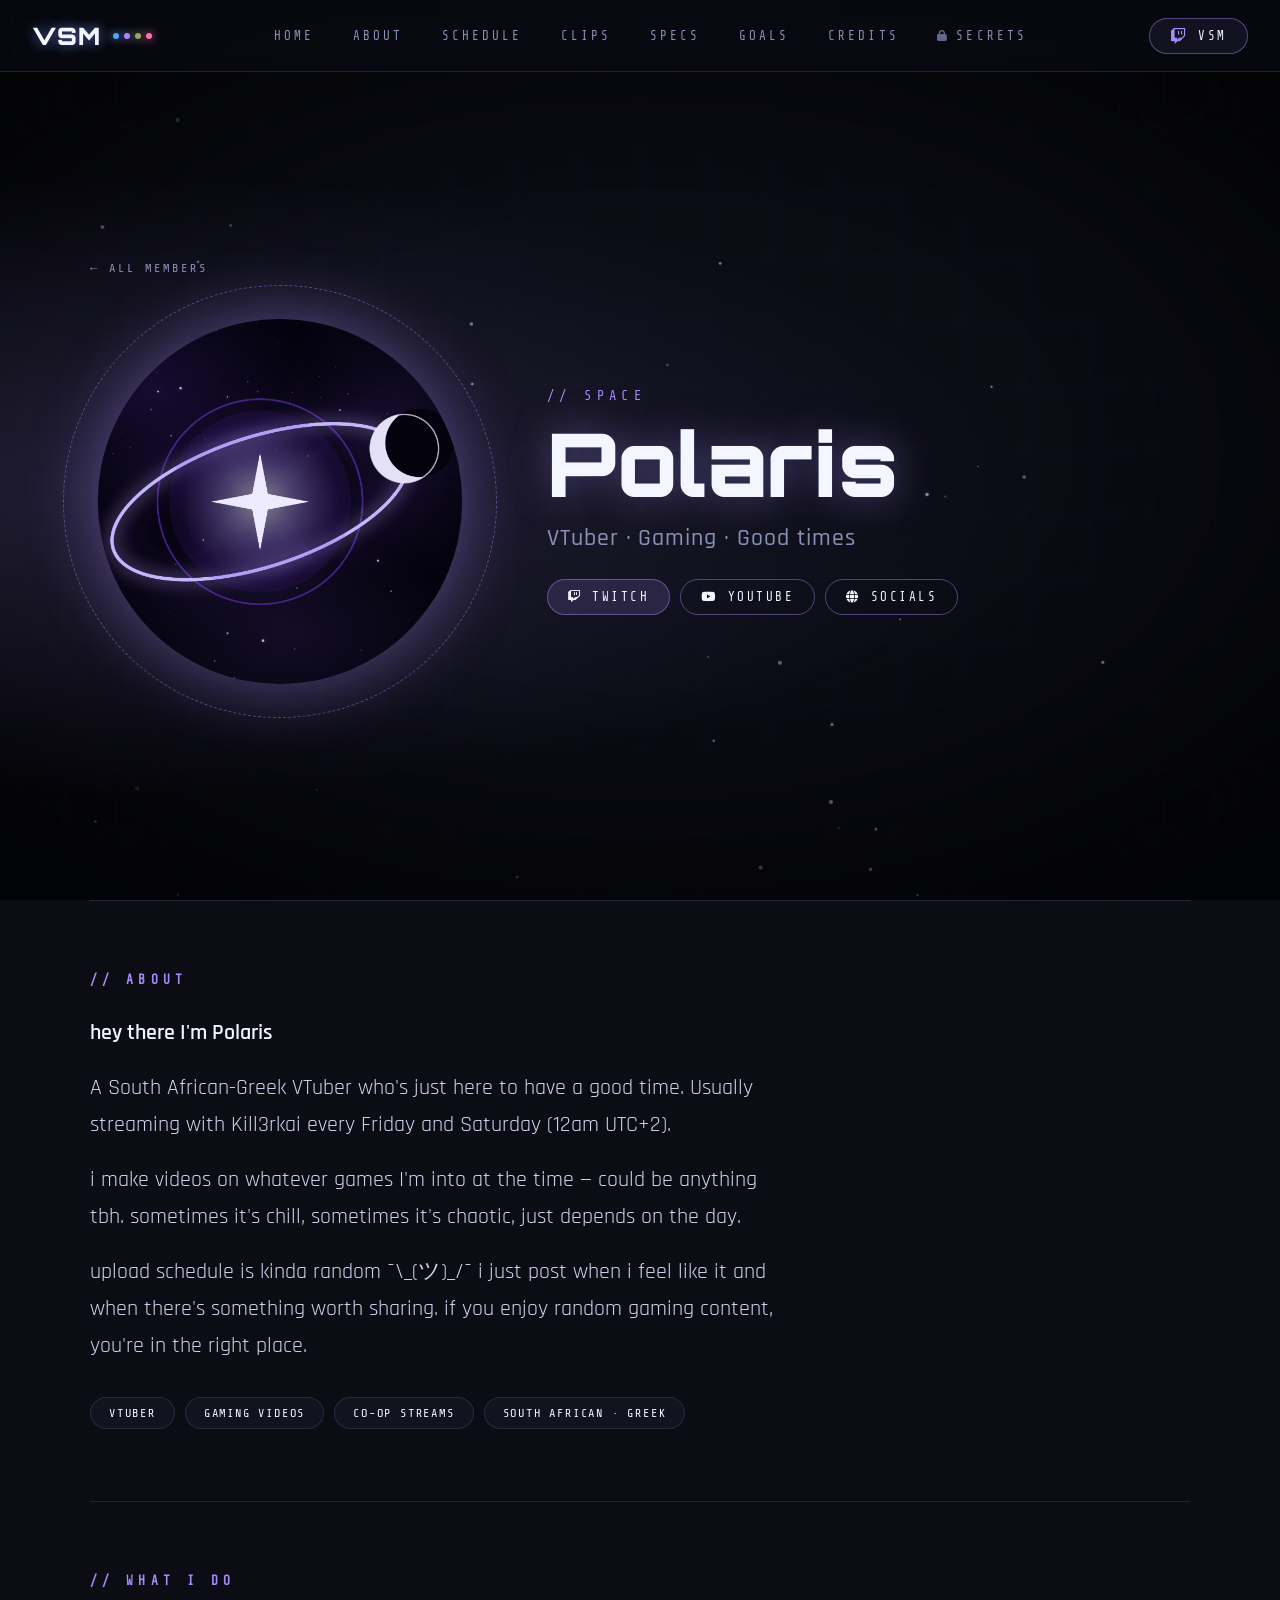
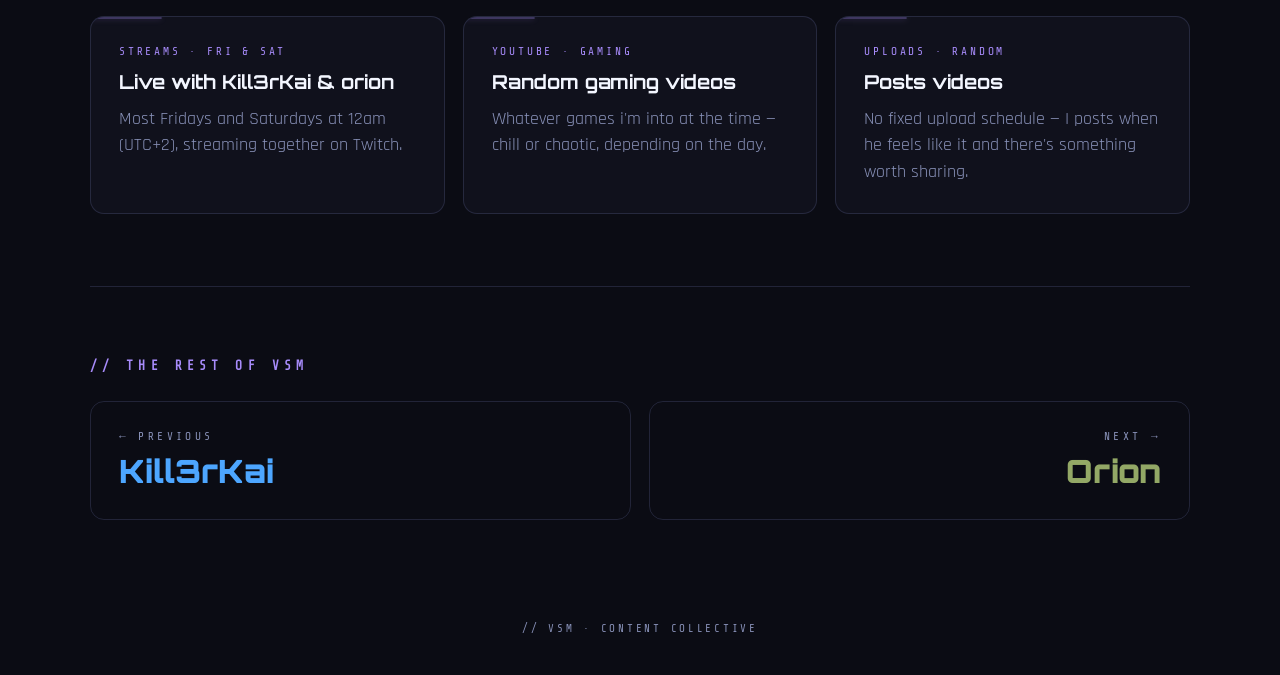
<file: members/polaris.html>
<!DOCTYPE html>
<html lang="en">

<head>
    <meta charset="UTF-8" />
    <meta name="viewport" content="width=device-width, initial-scale=1.0" />
    <title>Polaris — VSM</title>

    <link rel="icon" href="../Images/vsm.png" sizes="32x32" />
    <link rel="apple-touch-icon" href="../Images/vsm.png">

    <link rel="preconnect" href="https://fonts.googleapis.com">
    <link href="https://fonts.googleapis.com/css2?family=Share+Tech+Mono&family=Orbitron:wght@700;900&family=Rajdhani:wght@300;400;500;600;700&display=swap" rel="stylesheet">
    <link rel="stylesheet" href="https://cdnjs.cloudflare.com/ajax/libs/font-awesome/6.6.0/css/all.min.css">
    <link rel="stylesheet" href="../Styles/shared.css">
    <link rel="stylesheet" href="../Styles/member.css">

    <meta name="theme-color" content="#0b0c14">
    <meta name="description" content="Polaris — South African-Greek VTuber making random gaming content. Part of VSM.">

    <meta property="og:title" content="Polaris — VSM">
    <meta property="og:description" content="South African-Greek VTuber making random gaming content. Part of VSM.">
    <meta property="og:type" content="profile">
    <meta property="og:image" content="https://victoriasivemors.github.io/links/Images/polaris.png">

    <script>document.documentElement.classList.add("js");</script>
</head>

<body class="member polaris">
    <div id="cursor"></div>
    <div id="cursorRing"></div>
    <canvas id="bg"></canvas>
    <div class="vignette"></div>

    <header class="topbar">
        <a class="brand" href="../main.html" aria-label="VSM home">
            VSM
            <span class="brand-dots" aria-hidden="true">
                <i class="c"></i><i class="s"></i><i class="a"></i><i class="l"></i>
            </span>
        </a>
        <nav class="nav" aria-label="Main">
            <a href="../main.html">Home</a>
            <a href="../about.html">About</a>
            <a href="../schedule.html">Schedule</a>
            <a href="../clips.html">Clips</a>
            <a href="../specs.html">Specs</a>
            <a href="../goals.html">Goals</a>
            <a href="../credits.html">Credits</a>
            <a href="../secrets.html" class="secret"><i class="fa-solid fa-lock"></i>Secrets</a>
        </nav>
        <a class="ttv-btn" href="https://www.twitch.tv/victorasivemors" target="_blank" rel="noopener">
            <i class="fa-brands fa-twitch"></i> VSM
        </a>
    </header>

    <main class="page">
        <section class="hero wrap">
            <a class="back" href="../main.html">← All members</a>
            <div class="hero-grid">
                <div class="portrait">
                    <img src="../Images/polaris.png" alt="Polaris logo">
                </div>
                <div class="hero-info">
                    <div class="role">// space</div>
                    <h1 class="name">Polaris</h1>
                    <p class="tagline">VTuber · Gaming · Good times</p>
                    <div class="socials">
                        <a class="btn primary" href="https://twitch.tv/polaris1374_" target="_blank" rel="noopener">
                            <i class="fa-brands fa-twitch"></i>Twitch
                        </a>
                        <a class="btn" href="https://www.youtube.com/@Polaris1374" target="_blank" rel="noopener">
                            <i class="fa-brands fa-youtube"></i>YouTube
                        </a>
                        <a class="btn" href="https://polaris1374.github.io/Links/" target="_blank" rel="noopener">
                            <i class="fa-solid fa-globe"></i>Socials
                        </a>
                    </div>
                </div>
            </div>
        </section>

        <section class="section wrap reveal">
            <h2 class="section-title">// about</h2>

            <p class="about-text" style="color:var(--text); font-weight:600;">
                hey there I'm Polaris
            </p>
            <p class="about-text" style="margin-top:18px;">
                A South African-Greek VTuber who's just here to have a good time. Usually streaming with Kill3rkai
                every Friday and Saturday (12am UTC+2).
            </p>
            <p class="about-text" style="margin-top:18px;">
                i make videos on whatever games I'm into at the time — could be anything tbh. sometimes it's chill,
                sometimes it's chaotic, just depends on the day.
            </p>
            <p class="about-text" style="margin-top:18px;">
                upload schedule is kinda random ¯\_(ツ)_/¯ i just post when i feel like it and when there's something
                worth sharing. if you enjoy random gaming content, you're in the right place.
            </p>

            <div class="chips">
                <span class="chip">VTuber</span>
                <span class="chip">Gaming Videos</span>
                <span class="chip">Co-op Streams</span>
                <span class="chip">South African · Greek</span>
            </div>
        </section>

        <section class="section wrap reveal">
            <h2 class="section-title">// what i do</h2>
            <div class="cards">

                <article class="card">
                    <span class="tag">Streams · Fri &amp; Sat</span>
                    <h3>Live with Kill3rKai & orion</h3>
                    <p>Most Fridays and Saturdays at 12am (UTC+2), streaming together on Twitch.</p>
                </article>

                <article class="card">
                    <span class="tag">YouTube · Gaming</span>
                    <h3>Random gaming videos</h3>
                    <p>Whatever games i'm into at the time — chill or chaotic, depending on the day.</p>
                </article>

                <article class="card">
                    <span class="tag">Uploads · Random</span>
                    <h3>Posts videos</h3>
                    <p>No fixed upload schedule — I posts when he feels like it and there's something worth sharing.
                    </p>
                </article>

            </div>
        </section>

        <section class="section wrap reveal">
            <h2 class="section-title">// the rest of vsm</h2>
            <div class="pager">
                <a class="prev" href="kill3rkai.html" style="--accent:var(--cyber); --rgb:77,166,255">
                    <span class="dir">← previous</span>
                    <span class="who">Kill3rKai</span>
                </a>
                <a class="next" href="orion.html" style="--accent:var(--army-lt); --rgb:147,168,102">
                    <span class="dir">next →</span>
                    <span class="who">Orion</span>
                </a>
            </div>
        </section>

        <footer class="page-foot wrap">// vsm · content collective</footer>
    </main>

    <div id="curtain" class="intro"></div>

    <script src="../Scripts/shared.js" defer></script>
    <script src="../Scripts/member.js" defer></script>
</body>

</html>
</file>
<file: Styles/cursor.css>
#cursor,
#cursorRing {
    display: none !important;
}

/* hide the normal arrow, but only once the new cursor is running (no JS = normal cursor) */
html.vsm-cursor-on,
html.vsm-cursor-on * {
    cursor: none !important;
}

#vsm-cursor {
    position: fixed;
    top: 0;
    left: 0;
    width: 0;
    height: 0;
    z-index: 9999;
    pointer-events: none;
    color: #f3f6ff;
    /* VSM white; replaced live by cursor.js with the member colour */
    opacity: 0;
    transition: color 0.3s ease, opacity 0.25s ease;
}

#vsm-cursor.ready {
    opacity: 1;
}

/* ── the reticle (four ticks) ── */
#vsm-cursor .vc-reticle {
    position: absolute;
    top: 0;
    left: 0;
    width: 48px;
    height: 48px;
    margin: -24px 0 0 -24px;
    will-change: transform;
}

#vsm-cursor .vc-reticle svg {
    display: block;
    width: 100%;
    height: 100%;
    overflow: visible;
    filter: drop-shadow(0 0 4px currentColor);
}

#vsm-cursor .vc-ticks {
    transform-origin: 0 0;
    transition: transform 0.35s cubic-bezier(0.22, 1, 0.36, 1);
}

#vsm-cursor .vc-ticks line {
    stroke: currentColor;
    stroke-width: 2.5;
    stroke-linecap: round;
}

/* ── the dot (exactly under the pointer) ── */
#vsm-cursor .vc-dot {
    position: absolute;
    top: 0;
    left: 0;
    width: 6px;
    height: 6px;
    border-radius: 50%;
    background: currentColor;
    box-shadow: 0 0 12px currentColor;
    will-change: transform;
    transition: width 0.2s ease, height 0.2s ease;
}

/* over something clickable: ticks spread + turn into an X, dot shrinks */
#vsm-cursor.is-hover .vc-ticks {
    transform: rotate(45deg) scale(1.3);
}

#vsm-cursor.is-hover .vc-dot {
    width: 4px;
    height: 4px;
}

/* mouse held down: ticks squeeze in */
#vsm-cursor.is-down .vc-ticks {
    transform: scale(0.72);
}

#vsm-cursor.is-hover.is-down .vc-ticks {
    transform: rotate(45deg) scale(0.9);
}

/* ── click pulse (an expanding ring, added/removed by cursor.js) ── */
#vsm-cursor .vc-pulse {
    position: absolute;
    width: 20px;
    height: 20px;
    margin: -10px 0 0 -10px;
    border: 2px solid currentColor;
    border-radius: 50%;
    animation: vcPulse 0.55s ease-out forwards;
}

@keyframes vcPulse {
    from {
        transform: scale(0.4);
        opacity: 0.75;
    }

    to {
        transform: scale(2.6);
        opacity: 0;
    }
}

/* reduced motion: plain dot, no spinning ticks, no pulse */
@media (prefers-reduced-motion: reduce) {
    #vsm-cursor .vc-ticks {
        transition: none;
    }

    #vsm-cursor.is-hover .vc-ticks,
    #vsm-cursor.is-down .vc-ticks,
    #vsm-cursor.is-hover.is-down .vc-ticks {
        transform: none;
    }

    #vsm-cursor .vc-pulse {
        display: none;
    }
}
</file>
<file: Styles/index.css>
/* ============================================================
   index.css — VSM startup / intro screen
   Shared brand tokens (--cyber, --space) match the banner/crest
   reference art. Reuse these vars on every other VSM page so the
   whole site reads as one identity.
   ============================================================ */

:root {
    --bg: #0b0c14;
    --cyber: #4da6ff;
    --cyber2: #2980d4;
    --space: #a78bfa;
    --space2: #7c3aed;
    --lilly: #ff6eb4;
    --army: #6b7a4a;
    --text: #f3f6ff;
    --muted: #8891b8;
    --border: rgba(140, 150, 220, 0.18);
    --ease: cubic-bezier(0.22, 1, 0.36, 1);
}

*,
*::before,
*::after {
    box-sizing: border-box;
    margin: 0;
    padding: 0;
}

html,
body {
    width: 100%;
    height: 100%;
    background: var(--bg);
    color: var(--text);
    font-family: 'Rajdhani', sans-serif;
    overflow: hidden;
    position: relative;
}

/* ── custom cursor (shared VSM pattern — port to every page) ── */
@media (pointer: fine) {

    body,
    a,
    button {
        cursor: none;
    }
}

#cursor {
    position: fixed;
    width: 10px;
    height: 10px;
    background: var(--cyber);
    border-radius: 50%;
    pointer-events: none;
    z-index: 9999;
    transform: translate(-50%, -50%);
    box-shadow: 0 0 16px var(--cyber);
    mix-blend-mode: screen;
}

#cursorRing {
    position: fixed;
    width: 36px;
    height: 36px;
    border: 1px solid rgba(140, 150, 220, 0.4);
    border-radius: 50%;
    pointer-events: none;
    z-index: 9998;
    transform: translate(-50%, -50%);
    transition: width 0.2s ease, height 0.2s ease, border-color 0.2s ease;
}

/* ── background canvas (circuit + stars, drawn in Scripts/index.js) ── */
#bg {
    position: fixed;
    inset: 0;
    z-index: 0;
    animation: fadeIn 1.4s ease both;
}

.vignette {
    position: fixed;
    inset: 0;
    z-index: 1;
    pointer-events: none;
    background: radial-gradient(ellipse 70% 60% at 50% 50%, transparent 45%, rgba(0, 0, 0, 0.75) 100%);
}

/* ── corner brackets ── */
.bracket {
    position: fixed;
    width: 60px;
    height: 60px;
    z-index: 5;
    pointer-events: none;
    opacity: 0;
    animation: fadeIn 1s ease 0.1s forwards;
}

.bracket svg {
    width: 100%;
    height: 100%;
}

.bracket.tl {
    top: 32px;
    left: 32px;
}

.bracket.tr {
    top: 32px;
    right: 32px;
    transform: scaleX(-1);
}

.bracket.bl {
    bottom: 32px;
    left: 32px;
    transform: scaleY(-1);
}

.bracket.br {
    bottom: 32px;
    right: 32px;
    transform: scale(-1, -1);
}

/* ── shared keyframes ── */
@keyframes fadeIn {
    from {
        opacity: 0;
    }

    to {
        opacity: 1;
    }
}

@keyframes fadeUp {
    from {
        opacity: 0;
        transform: translateY(10px);
    }

    to {
        opacity: 1;
        transform: translateY(0);
    }
}

/* ── IDLE STAGE ── */
#idle {
    position: fixed;
    inset: 0;
    z-index: 10;
    display: flex;
    flex-direction: column;
    align-items: center;
    justify-content: center;
    gap: 28px;
    transition: opacity 0.6s ease, transform 0.8s var(--ease);
}

#idle.leaving {
    opacity: 0;
    transform: scale(0.97);
}

.eyebrow {
    font-family: 'Share Tech Mono', monospace;
    font-size: 0.85rem;
    letter-spacing: 0.5em;
    color: var(--muted);
    text-transform: uppercase;
    opacity: 0;
    animation: fadeUp 0.9s var(--ease) 0.2s forwards;
}

.wordmark-row {
    display: flex;
    align-items: center;
    gap: clamp(16px, 3vw, 36px);
}

/* ── flank ticks: spin/scale in after the wordmark lands ── */
.flank-tick {
    width: clamp(20px, 3vw, 34px);
    height: clamp(20px, 3vw, 34px);
    clip-path: polygon(50% 0%, 61% 39%, 100% 50%, 61% 61%, 50% 100%, 39% 61%, 0% 50%, 39% 39%);
    opacity: 0;
    animation: tickIn 0.9s var(--ease) forwards;
}

.flank-tick.l,
.flank-tick.r {
    animation-delay: 1s;
}

.flank-tick.li,
.flank-tick.o {
    animation-delay: 1.15s;
}

@keyframes tickIn {
    from {
        opacity: 0;
        transform: scale(0.2) rotate(-90deg);
    }

    to {
        opacity: 1;
        transform: scale(1) rotate(0deg);
    }
}

.flank-tick.l {
    background: linear-gradient(160deg, #fff 15%, var(--cyber) 100%);
    filter: drop-shadow(0 0 8px rgba(77, 166, 255, 0.7));
}

.flank-tick.r {
    background: linear-gradient(160deg, #fff 15%, var(--space) 100%);
    filter: drop-shadow(0 0 8px rgba(167, 139, 250, 0.7));
}

.flank-tick.o {
    background: linear-gradient(160deg, #fff 15%, var(--army) 100%);
    filter: drop-shadow(0 0 8px rgba(107, 122, 74, 0.7));
}

.flank-tick.li {
    background: linear-gradient(160deg, #fff 15%, var(--lilly) 100%);
    filter: drop-shadow(0 0 8px rgba(255, 110, 180, 0.7));
}

/* ── wordmark: letters rise out of masks, glow fades in after ── */
.wordmark {
    display: flex;
    font-family: 'Orbitron', sans-serif;
    font-weight: 900;
    font-size: clamp(4rem, 14vw, 9rem);
    line-height: 1;
    letter-spacing: -0.02em;
    color: var(--text);
}

.mask {
    display: block;
    overflow: hidden;
    padding: 0.04em 0.02em;
}

.ch {
    display: block;
    transform: translateY(110%);
    animation: rise 1.1s var(--ease) forwards;
    transition: text-shadow 0.9s ease;
}

.mask:nth-child(1) .ch {
    animation-delay: 0.45s;
}

.mask:nth-child(2) .ch {
    animation-delay: 0.6s;
}

.mask:nth-child(3) .ch {
    animation-delay: 0.75s;
}

@keyframes rise {
    to {
        transform: translateY(0);
    }
}

/* added by JS once the last letter lands, so the glow isn't clipped */
.wordmark.revealed .mask {
    overflow: visible;
}

.wordmark.revealed .ch {
    text-shadow: -4px 0 26px rgba(77, 166, 255, 0.35), 4px 0 26px rgba(167, 139, 250, 0.35);
}

/* ── underline draws out ── */
.underline {
    width: min(70vw, 460px);
    height: 2px;
    background: linear-gradient(90deg, transparent, var(--cyber) 30%, var(--space) 70%, transparent);
    opacity: 0.7;
    transform: scaleX(0);
    animation: draw 1.2s var(--ease) 1.2s forwards;
}

@keyframes draw {
    to {
        transform: scaleX(1);
    }
}

.tagline {
    font-family: 'Share Tech Mono', monospace;
    font-size: 0.75rem;
    letter-spacing: 0.35em;
    color: var(--muted);
    text-transform: uppercase;
    opacity: 0;
    animation: fadeUp 0.9s var(--ease) 1.7s forwards;
}

/* ── enter button ── */
#enterBtn {
    position: relative;
    margin-top: 10px;
    width: 88px;
    height: 88px;
    border-radius: 50%;
    border: 1px solid var(--border);
    background: rgba(140, 150, 220, 0.05);
    display: flex;
    align-items: center;
    justify-content: center;
    opacity: 0;
    animation: fadeIn 0.9s ease 2.2s forwards;
    transition: border-color 0.25s ease, background 0.25s ease, transform 0.15s ease;
}

#enterBtn:hover {
    border-color: rgba(140, 150, 220, 0.5);
    background: rgba(140, 150, 220, 0.1);
    transform: scale(1.04);
}

#enterBtn:active {
    transform: scale(0.97);
}

#enterBtn:focus-visible {
    outline: 2px solid var(--cyber);
    outline-offset: 4px;
}

.enter-ring {
    position: absolute;
    inset: -8px;
    border-radius: 50%;
    border: 1px solid rgba(77, 166, 255, 0.25);
    animation: ringPulse 2.4s ease-out 2.4s infinite;
}

@keyframes ringPulse {
    0% {
        opacity: 0.9;
        transform: scale(0.9);
    }

    100% {
        opacity: 0;
        transform: scale(1.35);
    }
}

.enter-label {
    display: flex;
    flex-direction: column;
    align-items: center;
    gap: 4px;
    font-family: 'Share Tech Mono', monospace;
    font-size: 0.6rem;
    letter-spacing: 0.15em;
    color: var(--text);
    text-transform: uppercase;
}

.enter-label i {
    font-size: 1.4rem;
    color: var(--cyber);
}

.enter-hint {
    font-family: 'Share Tech Mono', monospace;
    font-size: 0.68rem;
    letter-spacing: 0.3em;
    color: var(--muted);
    text-transform: uppercase;
    opacity: 0;
    animation: fadeUp 0.9s var(--ease) 2.5s forwards;
}

.blink-cursor {
    display: inline-block;
    animation: blink 1s step-end infinite;
    color: var(--cyber);
}

@keyframes blink {

    0%,
    100% {
        opacity: 1;
    }

    50% {
        opacity: 0;
    }
}

/* ── page-leave curtain (wipes up, then redirect) ── */
#curtain {
    position: fixed;
    inset: 0;
    z-index: 50;
    background: var(--bg);
    transform: translateY(100%);
    pointer-events: none;
    transition: transform 0.9s var(--ease);
}

#curtain.active {
    transform: translateY(0);
}

/* ── reduced motion: everything just appears, no movement ── */
@media (prefers-reduced-motion: reduce) {

    *,
    *::before,
    *::after {
        animation-duration: 0.01ms !important;
        animation-delay: 0s !important;
        animation-iteration-count: 1 !important;
        transition-duration: 0.01ms !important;
    }
}

@media (max-width: 600px) {
    .bracket {
        width: 40px;
        height: 40px;
    }

    .bracket.tl,
    .bracket.tr {
        top: 18px;
    }

    .bracket.bl,
    .bracket.br {
        bottom: 18px;
    }

    .bracket.tl,
    .bracket.bl {
        left: 18px;
    }

    .bracket.tr,
    .bracket.br {
        right: 18px;
    }
}
</file>
<file: Styles/shared.css>
@import url("cursor.css");

:root {
    --bg: #0b0c14;
    --cyber: #4da6ff;
    --space: #a78bfa;
    --army: #6b7a4a;
    --army-lt: #93a866;
    /* army is dark — this lighter one is for text/glows */
    --lilly: #ff6eb4;
    --text: #f3f6ff;
    --muted: #8891b8;
    --border: rgba(140, 150, 220, 0.18);
    --ease: cubic-bezier(0.22, 1, 0.36, 1);
    --topbar-h: 72px;
}

*,
*::before,
*::after {
    box-sizing: border-box;
    margin: 0;
    padding: 0;
}

html,
body {
    width: 100%;
    height: 100%;
    background: var(--bg);
    color: var(--text);
    font-family: 'Rajdhani', sans-serif;
    overflow: hidden;
    position: relative;
}

a {
    color: inherit;
    text-decoration: none;
}

ul {
    list-style: none;
}

@keyframes fadeIn {
    from {
        opacity: 0;
    }

    to {
        opacity: 1;
    }
}

@keyframes fadeUp {
    from {
        opacity: 0;
        transform: translateY(14px);
    }

    to {
        opacity: 1;
        transform: translateY(0);
    }
}

/* ── custom cursor: moved to cursor.css (imported at the top of this file) ── */

/* ── background ── */
#bg {
    position: fixed;
    inset: 0;
    z-index: 0;
}

.vignette {
    position: fixed;
    inset: 0;
    z-index: 1;
    pointer-events: none;
    background: radial-gradient(ellipse 70% 60% at 50% 50%, transparent 45%, rgba(0, 0, 0, 0.75) 100%);
}

/* ── top bar ── */
.topbar {
    position: fixed;
    top: 0;
    left: 0;
    right: 0;
    height: var(--topbar-h);
    z-index: 30;
    display: flex;
    align-items: center;
    justify-content: space-between;
    gap: 20px;
    padding: 0 32px;
    background: rgba(11, 12, 20, 0.6);
    backdrop-filter: blur(12px);
    -webkit-backdrop-filter: blur(12px);
    border-bottom: 1px solid var(--border);
    opacity: 0;
    animation: fadeIn 0.8s ease 0.7s forwards;
}

.brand {
    display: flex;
    align-items: center;
    gap: 12px;
    font-family: 'Orbitron', sans-serif;
    font-weight: 900;
    font-size: 1.5rem;
    letter-spacing: 0.04em;
    text-shadow: -2px 0 14px rgba(77, 166, 255, 0.4), 2px 0 14px rgba(167, 139, 250, 0.4);
}

.brand-dots {
    display: flex;
    gap: 5px;
}

.brand-dots i {
    width: 6px;
    height: 6px;
    border-radius: 50%;
    background: currentColor;
    box-shadow: 0 0 8px currentColor;
}

.brand-dots .c {
    color: var(--cyber);
}

.brand-dots .s {
    color: var(--space);
}

.brand-dots .a {
    color: var(--army-lt);
}

.brand-dots .l {
    color: var(--lilly);
}

.nav {
    display: flex;
    align-items: center;
    gap: clamp(16px, 3vw, 40px);
    font-family: 'Share Tech Mono', monospace;
    font-size: 0.78rem;
    letter-spacing: 0.25em;
    text-transform: uppercase;
    color: var(--muted);
}

.nav a {
    position: relative;
    padding: 6px 0;
    transition: color 0.25s ease;
}

.nav a::after {
    content: "";
    position: absolute;
    left: 0;
    right: 0;
    bottom: 0;
    height: 1px;
    background: linear-gradient(90deg, var(--cyber), var(--space));
    transform: scaleX(0);
    transform-origin: left;
    transition: transform 0.35s var(--ease);
}

.nav a:hover,
.nav a.active {
    color: var(--text);
}

.nav a:hover::after,
.nav a.active::after {
    transform: scaleX(1);
}

.nav a.secret i {
    font-size: 0.7rem;
    margin-right: 6px;
    opacity: 0.7;
}

/* VSM twitch button */
.ttv-btn {
    display: inline-flex;
    align-items: center;
    gap: 10px;
    padding: 9px 20px;
    border: 1px solid rgba(167, 139, 250, 0.45);
    border-radius: 999px;
    background: rgba(167, 139, 250, 0.08);
    font-family: 'Share Tech Mono', monospace;
    font-size: 0.78rem;
    letter-spacing: 0.2em;
    text-transform: uppercase;
    transition: background 0.25s ease, border-color 0.25s ease, box-shadow 0.25s ease;
}

.ttv-btn i {
    color: var(--space);
    font-size: 1rem;
}

.ttv-btn:hover {
    background: rgba(167, 139, 250, 0.18);
    border-color: var(--space);
    box-shadow: 0 0 20px rgba(167, 139, 250, 0.3);
}

/* ── page-wipe curtain ── */
#curtain {
    position: fixed;
    inset: 0;
    z-index: 9000;
    background: var(--bg);
    transform: translateY(100%);
    pointer-events: none;
    transition: transform 0.9s var(--ease);
}

/* arriving: starts covering the screen, then lifts away */
#curtain.intro {
    animation: curtainOut 0.9s var(--ease) 0.05s forwards;
}

@keyframes curtainOut {
    from {
        transform: translateY(0);
    }

    to {
        transform: translateY(-100%);
    }
}

/* leaving: slides up from the bottom */
#curtain.active {
    transform: translateY(0);
}

@media (prefers-reduced-motion: reduce) {

    *,
    *::before,
    *::after {
        animation-duration: 0.01ms !important;
        animation-delay: 0s !important;
        animation-iteration-count: 1 !important;
        transition-duration: 0.01ms !important;
    }
}

/* ── mobile top bar: brand + twitch on row 1, nav on row 2 ── */
@media (max-width: 800px) {
    :root {
        --topbar-h: 112px;
    }

    .topbar {
        flex-wrap: wrap;
        align-content: center;
        row-gap: 10px;
        padding: 0 18px;
    }

    .nav {
        order: 3;
        width: 100%;
        justify-content: space-between;
        gap: 8px;
        font-size: 0.7rem;
        letter-spacing: 0.15em;
    }
}
</file>
<file: Styles/about.css>
:root {
    --card: rgba(140, 150, 220, 0.045);
}

/* this page scrolls (shared.css locks the intro/hub pages) */
html,
body {
    height: auto;
    min-height: 100%;
    overflow-x: hidden;
    overflow-y: auto;
}

.page {
    position: relative;
    z-index: 10;
    padding-top: var(--topbar-h);
}

.wrap {
    width: min(900px, calc(100% - 48px));
    margin: 0 auto;
    padding: 20px 0 90px;
}

/* load-in used across the page; --d sets the delay.
   +0.7s so it starts after the page-wipe curtain has lifted. */
.rv {
    opacity: 0;
    animation: fadeUp 0.9s var(--ease) forwards;
    animation-delay: calc(var(--d, 0s) + 0.7s);
}

/* ── hero ── */
.hero {
    padding: clamp(40px, 8vh, 90px) 0 44px;
}

.eyebrow {
    font-family: 'Share Tech Mono', monospace;
    font-size: 0.85rem;
    letter-spacing: 0.5em;
    color: var(--muted);
    text-transform: uppercase;
    margin-bottom: 22px;
}

.title {
    font-family: 'Orbitron', sans-serif;
    font-weight: 900;
    font-size: clamp(1.9rem, 6.4vw, 4rem);
    line-height: 1.12;
    letter-spacing: 0.01em;
    text-transform: uppercase;
    color: var(--text);
    text-shadow: -4px 0 26px rgba(77, 166, 255, 0.35), 4px 0 26px rgba(167, 139, 250, 0.35);
}

.underline {
    width: min(70vw, 460px);
    height: 2px;
    margin: 28px 0 26px;
    background: linear-gradient(90deg, var(--cyber) 0%, var(--space) 70%, transparent);
    opacity: 0.7;
    transform: scaleX(0);
    transform-origin: left;
    animation: draw 1.2s var(--ease) 1.2s forwards;
}

@keyframes draw {
    to {
        transform: scaleX(1);
    }
}

.lede {
    max-width: 580px;
    font-size: clamp(1.1rem, 2.6vw, 1.3rem);
    font-weight: 400;
    line-height: 1.65;
    letter-spacing: 0.02em;
    color: rgba(243, 246, 255, 0.72);
}

/* ── quick facts ── */
.facts {
    display: grid;
    grid-template-columns: repeat(3, 1fr);
    border: 1px solid var(--border);
    background: var(--card);
    margin-bottom: 70px;
}

.fact {
    padding: 22px 24px;
}

.fact+.fact {
    border-left: 1px solid var(--border);
}

.fnum {
    font-family: 'Orbitron', sans-serif;
    font-weight: 900;
    font-size: clamp(1.15rem, 3.4vw, 1.8rem);
    line-height: 1;
    letter-spacing: 0.02em;
    background: linear-gradient(135deg, #fff 20%, var(--cyber) 60%, var(--space));
    -webkit-background-clip: text;
    background-clip: text;
    -webkit-text-fill-color: transparent;
}

.flab {
    margin-top: 10px;
    font-family: 'Share Tech Mono', monospace;
    font-size: 0.66rem;
    letter-spacing: 0.25em;
    text-transform: uppercase;
    color: var(--muted);
}

/* ── section labels ── */
.block {
    margin-bottom: 70px;
}

.label {
    display: flex;
    align-items: center;
    gap: 16px;
    margin-bottom: 24px;
    font-family: 'Share Tech Mono', monospace;
    font-size: 0.8rem;
    font-weight: 400;
    letter-spacing: 0.4em;
    text-transform: uppercase;
    color: var(--muted);
}

.label::after {
    content: '';
    flex: 1;
    height: 1px;
    background: linear-gradient(90deg, var(--border), transparent);
}

/* ── crew cards ── */
.crew {
    display: grid;
    grid-template-columns: repeat(2, 1fr);
    gap: 14px;
}

.card {
    position: relative;
    background: var(--card);
    border: 1px solid var(--border);
    border-top: 2px solid var(--c);
    padding: 26px 22px 22px;
    /* `translate` (not `transform`) so the hover lift isn't overridden
       by the fade-in animation, which holds `transform` after it ends */
    transition: translate 0.3s var(--ease), border-color 0.25s ease, box-shadow 0.3s ease;
}

.card:hover,
.card:focus-within {
    translate: 0 -4px;
    border-color: var(--c);
    box-shadow: 0 12px 36px -14px var(--c);
}

/* whole card is clickable (opens the member's profile).
   Sits over the card; the social icons sit above it. */
.card-link {
    position: absolute;
    inset: 0;
    z-index: 1;
}

.card-link:focus-visible {
    outline: 2px solid var(--c);
    outline-offset: -4px;
}

.avatar {
    width: 58px;
    height: 58px;
    margin-bottom: 18px;
    border-radius: 50%;
    border: 1px solid var(--c);
    background: rgba(11, 12, 20, 0.8);
    display: flex;
    align-items: center;
    justify-content: center;
    overflow: hidden;
    font-family: 'Orbitron', sans-serif;
    font-weight: 900;
    font-size: 1.4rem;
    color: var(--ct);
    box-shadow: 0 0 16px -4px var(--c);
}

.avatar img {
    width: 100%;
    height: 100%;
    object-fit: cover;
    display: block;
}

.card h3 {
    font-family: 'Orbitron', sans-serif;
    font-weight: 700;
    font-size: 1.15rem;
    letter-spacing: 0.06em;
}

.role {
    margin-top: 6px;
    font-family: 'Share Tech Mono', monospace;
    font-size: 0.68rem;
    letter-spacing: 0.2em;
    text-transform: uppercase;
    color: var(--ct);
}

.desc {
    margin-top: 14px;
    font-size: 1.02rem;
    line-height: 1.55;
    color: rgba(243, 246, 255, 0.62);
}

.links {
    position: relative;
    z-index: 2;
    display: flex;
    gap: 8px;
    margin-top: 18px;
    width: fit-content;
}

.links a {
    width: 38px;
    height: 38px;
    display: flex;
    align-items: center;
    justify-content: center;
    border: 1px solid var(--border);
    color: var(--muted);
    font-size: 1rem;
    transition: color 0.2s ease, border-color 0.2s ease, background 0.2s ease;
}

.links a:hover,
.links a:focus-visible {
    color: var(--ct);
    border-color: var(--c);
    background: rgba(140, 150, 220, 0.08);
    outline: none;
}

/* ── schedule ── */
.sched {
    border: 1px solid var(--border);
    background: var(--card);
    padding: 28px 26px;
}

.days {
    display: flex;
    flex-wrap: wrap;
    gap: 12px;
}

.day {
    display: inline-flex;
    align-items: center;
    gap: 12px;
    padding: 12px 22px;
    border: 1px solid var(--border);
    background: rgba(140, 150, 220, 0.05);
}

.dname {
    font-family: 'Orbitron', sans-serif;
    font-weight: 700;
    font-size: 0.95rem;
    letter-spacing: 0.1em;
    text-transform: uppercase;
}

.dot {
    width: 8px;
    height: 8px;
    border-radius: 50%;
    background: var(--cyber);
    box-shadow: 0 0 10px var(--cyber);
    animation: pulse 1.8s ease-in-out infinite;
}

@keyframes pulse {

    0%,
    100% {
        opacity: 1;
        transform: scale(1);
    }

    50% {
        opacity: 0.35;
        transform: scale(0.7);
    }
}

.snote {
    margin-top: 20px;
    max-width: 540px;
    font-size: 1.05rem;
    line-height: 1.6;
    color: rgba(243, 246, 255, 0.62);
}

.btnrow {
    display: flex;
    flex-wrap: wrap;
    gap: 12px;
    margin-top: 22px;
}

.btn {
    display: inline-flex;
    align-items: center;
    gap: 12px;
    padding: 13px 26px;
    border: 1px solid var(--border);
    background: rgba(140, 150, 220, 0.05);
    color: var(--text);
    font-family: 'Share Tech Mono', monospace;
    font-size: 0.75rem;
    letter-spacing: 0.25em;
    text-transform: uppercase;
    transition: border-color 0.25s ease, background 0.25s ease, transform 0.15s ease;
}

.btn i {
    color: var(--cyber);
}

.btn:hover,
.btn:focus-visible {
    border-color: rgba(140, 150, 220, 0.5);
    background: rgba(140, 150, 220, 0.1);
    outline: none;
}

.btn:active {
    transform: scale(0.98);
}

.foot {
    text-align: center;
    margin-top: 20px;
    font-family: 'Share Tech Mono', monospace;
    font-size: 0.72rem;
    letter-spacing: 0.3em;
    color: var(--muted);
    opacity: 0.7;
}

.foot span {
    color: var(--cyber);
}

/* ── responsive ── */
@media (max-width: 760px) {

    .crew,
    .facts {
        grid-template-columns: 1fr;
    }

    .fact+.fact {
        border-left: 0;
        border-top: 1px solid var(--border);
    }

    .sched {
        padding: 22px 18px;
    }
}

@media (max-width: 600px) {
    .wrap {
        width: calc(100% - 40px);
        padding-bottom: 70px;
    }
}

/* ============================================================
   FAQ (native <details>, opens on click, one at a time)
   ============================================================ */

html {
    scroll-behavior: smooth;
}

/* so jumping to #faq / #crew lands below the fixed top bar */
.block {
    scroll-margin-top: calc(var(--topbar-h) + 24px);
}

/* "Got questions?" link in the hero */
.faq-jump {
    display: inline-flex;
    align-items: center;
    gap: 10px;
    margin-top: 22px;
    font-family: 'Share Tech Mono', monospace;
    font-size: 0.75rem;
    letter-spacing: 0.2em;
    text-transform: uppercase;
    color: var(--muted);
    transition: color 0.2s ease;
}

.faq-jump i {
    font-size: 0.7rem;
    transition: translate 0.25s var(--ease);
}

.faq-jump:hover {
    color: var(--cyber);
}

.faq-jump:hover i {
    translate: 0 3px;
}

.faq {
    display: flex;
    flex-direction: column;
    gap: 10px;
}

.faq-item {
    border: 1px solid var(--border);
    border-left: 2px solid transparent;
    background: var(--card);
    transition: border-color 0.25s ease, background 0.25s ease;
}

.faq-item:hover {
    border-color: rgba(140, 150, 220, 0.35);
}

.faq-item[open] {
    border-color: rgba(77, 166, 255, 0.35);
    border-left-color: var(--cyber);
    background: rgba(77, 166, 255, 0.05);
}

.faq-item summary {
    display: flex;
    align-items: center;
    justify-content: space-between;
    gap: 16px;
    padding: 18px 22px;
    list-style: none;
    font-family: 'Orbitron', sans-serif;
    font-weight: 700;
    font-size: 0.95rem;
    letter-spacing: 0.04em;
    line-height: 1.35;
}

.faq-item summary::-webkit-details-marker {
    display: none;
}

.faq-item summary:focus-visible {
    outline: 2px solid var(--cyber);
    outline-offset: -2px;
}

/* the + turns into a × when open */
.faq-item summary::after {
    content: "+";
    flex-shrink: 0;
    font-family: 'Share Tech Mono', monospace;
    font-size: 1.4rem;
    line-height: 1;
    color: var(--cyber);
    transition: rotate 0.3s var(--ease);
}

.faq-item[open] summary::after {
    rotate: 45deg;
}

.faq-a {
    padding: 0 22px 20px;
    font-size: 1.1rem;
    line-height: 1.6;
    color: rgba(243, 246, 255, 0.68);
    animation: faqIn 0.35s var(--ease);
}

.faq-a p+p {
    margin-top: 10px;
}

.faq-a a {
    color: var(--cyber);
    border-bottom: 1px solid rgba(77, 166, 255, 0.4);
    transition: color 0.2s ease, border-color 0.2s ease;
}

.faq-a a:hover {
    color: #fff;
    border-color: #fff;
}

@keyframes faqIn {
    from {
        opacity: 0;
        translate: 0 -6px;
    }

    to {
        opacity: 1;
        translate: 0 0;
    }
}
</file>
<file: Styles/credits.css>
/* this page scrolls (shared.css locks the intro/hub pages) */
html,
body {
    height: auto;
    min-height: 100%;
    overflow-x: hidden;
    overflow-y: auto;
}

.page {
    position: relative;
    z-index: 10;
    padding-top: var(--topbar-h);
}

.wrap {
    width: min(900px, calc(100% - 48px));
    margin: 0 auto;
    padding: 56px 0 40px;
}

/* ── heading ── */
.head>* {
    opacity: 0;
    animation: fadeUp 0.9s var(--ease) forwards;
}

.head>*:nth-child(1) {
    animation-delay: 0.8s;
}

.head>*:nth-child(2) {
    animation-delay: 0.9s;
}

.head>*:nth-child(3) {
    animation-delay: 1s;
}

.eyebrow {
    margin-bottom: 18px;
    font-family: 'Share Tech Mono', monospace;
    font-size: 0.85rem;
    letter-spacing: 0.5em;
    text-transform: uppercase;
    color: var(--muted);
}

.title {
    font-family: 'Orbitron', sans-serif;
    font-weight: 900;
    font-size: clamp(2rem, 6vw, 3.6rem);
    line-height: 1.1;
    text-transform: uppercase;
    text-shadow: -4px 0 26px rgba(77, 166, 255, 0.35), 4px 0 26px rgba(167, 139, 250, 0.35);
}

.sub {
    margin-top: 14px;
    font-size: 1.15rem;
    letter-spacing: 0.03em;
    color: var(--muted);
}

/* ── sections ── */
.sec {
    margin-top: 56px;
    opacity: 0;
    animation: fadeUp 0.9s var(--ease) forwards;
    animation-delay: calc(1.1s + var(--i, 0) * 0.1s);
}

.label {
    display: flex;
    align-items: center;
    gap: 16px;
    margin-bottom: 22px;
    font-family: 'Share Tech Mono', monospace;
    font-size: 0.8rem;
    font-weight: 400;
    letter-spacing: 0.4em;
    text-transform: uppercase;
    color: var(--muted);
}

.label::after {
    content: "";
    flex: 1;
    height: 1px;
    background: linear-gradient(90deg, var(--border), transparent);
}

/* ── big credit cards (developers, model designers) ── */
.cards {
    display: grid;
    grid-template-columns: repeat(auto-fit, minmax(300px, 1fr));
    gap: 14px;
}

.cred {
    display: flex;
    flex-direction: column;
    gap: 14px;
    padding: 24px;
    border: 1px solid var(--border);
    border-top: 2px solid var(--c);
    background: rgba(var(--rgb), 0.04);
    transition: translate 0.3s var(--ease), border-color 0.25s ease, box-shadow 0.3s ease;
}

.cred:hover {
    translate: 0 -4px;
    border-color: var(--c);
    box-shadow: 0 12px 36px -14px var(--c);
}

.cred-top {
    display: flex;
    align-items: center;
    gap: 14px;
}

.av {
    flex: none;
    width: 56px;
    height: 56px;
    overflow: hidden;
    border: 1px solid var(--c);
    border-radius: 50%;
    background: rgba(11, 12, 20, 0.8);
    box-shadow: 0 0 16px -4px var(--c);
}

.av img {
    display: block;
    width: 100%;
    height: 100%;
    object-fit: cover;
}

.tag {
    font-family: 'Share Tech Mono', monospace;
    font-size: 0.66rem;
    letter-spacing: 0.22em;
    text-transform: uppercase;
    color: var(--c);
}

.nm {
    margin-top: 5px;
    font-family: 'Orbitron', sans-serif;
    font-weight: 700;
    font-size: 1.2rem;
    letter-spacing: 0.05em;
    line-height: 1.2;
}

.note {
    font-size: 1.08rem;
    line-height: 1.5;
    color: rgba(243, 246, 255, 0.64);
}

.more {
    align-self: flex-start;
    display: inline-flex;
    align-items: center;
    gap: 8px;
    font-family: 'Share Tech Mono', monospace;
    font-size: 0.72rem;
    letter-spacing: 0.2em;
    text-transform: uppercase;
    color: var(--muted);
    transition: color 0.2s ease, gap 0.25s var(--ease);
}

.more:hover,
.more:focus-visible {
    color: var(--c);
    gap: 12px;
    outline: none;
}

/* not filled in yet */
.cred.pending {
    border-style: dashed;
    border-top-style: dashed;
    opacity: 0.7;
}

.cred.pending .nm {
    color: var(--muted);
}

/* ── the crew (compact links) ── */
.crew {
    display: grid;
    grid-template-columns: repeat(auto-fit, minmax(200px, 1fr));
    gap: 12px;
}

.mem {
    display: flex;
    align-items: center;
    gap: 14px;
    padding: 14px 16px;
    border: 1px solid rgba(var(--rgb), 0.16);
    border-left: 3px solid rgba(var(--rgb), 0.5);
    background: rgba(var(--rgb), 0.04);
    transition: translate 0.25s var(--ease), border-color 0.25s ease, background 0.25s ease, box-shadow 0.25s ease;
}

.mem:hover,
.mem:focus-visible {
    translate: 0 -3px;
    border-color: rgba(var(--rgb), 0.4);
    border-left-color: var(--c);
    background: rgba(var(--rgb), 0.09);
    box-shadow: 0 10px 28px -14px var(--c);
    outline: none;
}

.mem .av {
    width: 46px;
    height: 46px;
}

.mem-txt {
    display: flex;
    flex-direction: column;
    gap: 3px;
    min-width: 0;
}

.mem-txt b {
    font-family: 'Orbitron', sans-serif;
    font-weight: 700;
    font-size: 0.95rem;
    letter-spacing: 0.05em;
}

.mem-txt i {
    font-family: 'Share Tech Mono', monospace;
    font-style: normal;
    font-size: 0.62rem;
    letter-spacing: 0.14em;
    text-transform: uppercase;
    color: var(--muted);
}

/* ── simple list rows (logos & tools) ── */
.rows {
    display: flex;
    flex-direction: column;
    gap: 8px;
}

.row {
    --c: #c8cffa;
    display: flex;
    align-items: baseline;
    gap: 18px;
    padding: 14px 18px;
    border: 1px solid var(--border);
    border-left: 3px solid var(--c);
    background: rgba(140, 150, 220, 0.04);
    transition: border-color 0.25s ease, background 0.25s ease;
}

.row:hover {
    border-color: rgba(140, 150, 220, 0.35);
    border-left-color: var(--c);
    background: rgba(140, 150, 220, 0.08);
}

.r-k {
    flex: none;
    width: 130px;
    font-family: 'Share Tech Mono', monospace;
    font-size: 0.72rem;
    letter-spacing: 0.2em;
    text-transform: uppercase;
    color: var(--muted);
}

.r-v {
    font-size: 1.1rem;
    line-height: 1.45;
    letter-spacing: 0.02em;
}

.r-v a {
    color: var(--cyber);
    border-bottom: 1px solid rgba(77, 166, 255, 0.4);
    transition: color 0.2s ease, border-color 0.2s ease;
}

.r-v a:hover {
    color: #fff;
    border-color: #fff;
}

.row.pending {
    border-style: dashed;
    border-left-style: dashed;
    opacity: 0.65;
}

.row.pending .r-v {
    color: var(--muted);
}

/* ── end ── */
.end {
    margin-top: 56px;
    display: flex;
    flex-direction: column;
    align-items: center;
    gap: 22px;
}

.back {
    display: inline-flex;
    align-items: center;
    gap: 8px;
    font-family: 'Share Tech Mono', monospace;
    font-size: 0.75rem;
    letter-spacing: 0.2em;
    text-transform: uppercase;
    color: var(--muted);
    transition: color 0.2s ease;
}

.back::before {
    content: "←";
    transition: transform 0.2s ease;
}

.back:hover {
    color: var(--text);
}

.back:hover::before {
    transform: translateX(-4px);
}

.page-foot {
    font-family: 'Share Tech Mono', monospace;
    font-size: 0.68rem;
    letter-spacing: 0.25em;
    text-transform: uppercase;
    color: var(--muted);
}

@media (max-width: 600px) {
    .wrap {
        width: calc(100% - 32px);
        padding-top: 36px;
    }

    .row {
        flex-direction: column;
        gap: 6px;
    }

    .r-k {
        width: auto;
    }
}
</file>
<file: Styles/goals.css>
html {
    scroll-behavior: smooth;
}

/* this page scrolls (shared.css locks the intro/hub pages) */
html,
body {
    height: auto;
    min-height: 100%;
    overflow-x: hidden;
    overflow-y: auto;
}

.page {
    position: relative;
    z-index: 10;
    padding-top: var(--topbar-h);
}

.wrap {
    width: min(960px, calc(100% - 48px));
    margin: 0 auto;
    padding: 56px 0 40px;
}

/* ── heading ── */
.head>* {
    opacity: 0;
    animation: fadeUp 0.9s var(--ease) forwards;
}

.head>*:nth-child(1) {
    animation-delay: 0.8s;
}

.head>*:nth-child(2) {
    animation-delay: 0.9s;
}

.head>*:nth-child(3) {
    animation-delay: 1s;
}

.eyebrow {
    margin-bottom: 18px;
    font-family: 'Share Tech Mono', monospace;
    font-size: 0.85rem;
    letter-spacing: 0.5em;
    text-transform: uppercase;
    color: var(--muted);
}

.title {
    font-family: 'Orbitron', sans-serif;
    font-weight: 900;
    font-size: clamp(2rem, 6vw, 3.6rem);
    line-height: 1.1;
    text-transform: uppercase;
    text-shadow: -4px 0 26px rgba(77, 166, 255, 0.35), 4px 0 26px rgba(167, 139, 250, 0.35);
}

.sub {
    margin-top: 14px;
    font-size: 1.15rem;
    letter-spacing: 0.03em;
    color: var(--muted);
}

/* ── jump chips ── */
.jump {
    display: flex;
    flex-wrap: wrap;
    gap: 10px;
    margin: 30px 0 10px;
    opacity: 0;
    animation: fadeUp 0.9s var(--ease) 1.1s forwards;
}

.jump a {
    display: inline-flex;
    align-items: center;
    gap: 9px;
    padding: 8px 16px;
    border: 1px solid var(--border);
    border-radius: 999px;
    font-family: 'Share Tech Mono', monospace;
    font-size: 0.72rem;
    letter-spacing: 0.18em;
    text-transform: uppercase;
    color: var(--muted);
    transition: color 0.2s ease, border-color 0.2s ease, background 0.2s ease;
}

.jump a i {
    width: 8px;
    height: 8px;
    border-radius: 50%;
    background: var(--c);
    box-shadow: 0 0 8px var(--c);
}

.jump a:hover,
.jump a:focus-visible {
    color: var(--text);
    border-color: var(--c);
    background: rgba(140, 150, 220, 0.08);
    outline: none;
}

/* ── one block per member ── */
.mbr {
    position: relative;
    scroll-margin-top: calc(var(--topbar-h) + 20px);
    margin-top: 40px;
    padding-top: 34px;
    border-top: 1px solid var(--border);
    opacity: 0;
    animation: fadeUp 0.9s var(--ease) forwards;
    animation-delay: calc(1.2s + var(--i, 0) * 0.1s);
}

.mbr::before {
    content: "";
    position: absolute;
    top: -1px;
    left: 0;
    width: 90px;
    height: 2px;
    background: var(--c);
    box-shadow: 0 0 14px var(--c);
}

.mbr-head {
    display: flex;
    align-items: center;
    gap: 16px;
    margin-bottom: 24px;
}

.mbr-av {
    flex: none;
    width: 60px;
    height: 60px;
    overflow: hidden;
    border: 1px solid var(--c);
    border-radius: 50%;
    background: rgba(11, 12, 20, 0.8);
    box-shadow: 0 0 18px -4px var(--c);
}

.mbr-av img {
    display: block;
    width: 100%;
    height: 100%;
    object-fit: cover;
}

.mbr-name {
    font-family: 'Orbitron', sans-serif;
    font-weight: 900;
    font-size: clamp(1.4rem, 3.5vw, 2rem);
    line-height: 1.1;
    text-shadow: 0 0 26px rgba(var(--rgb), 0.4);
}

.mbr-tag {
    margin-top: 6px;
    font-family: 'Share Tech Mono', monospace;
    font-size: 0.7rem;
    letter-spacing: 0.22em;
    text-transform: uppercase;
    color: var(--c);
}

.mbr-link {
    margin-left: auto;
    display: inline-flex;
    align-items: center;
    gap: 8px;
    font-family: 'Share Tech Mono', monospace;
    font-size: 0.72rem;
    letter-spacing: 0.2em;
    text-transform: uppercase;
    color: var(--muted);
    transition: color 0.2s ease, gap 0.25s var(--ease);
}

.mbr-link:hover,
.mbr-link:focus-visible {
    color: var(--c);
    gap: 12px;
    outline: none;
}

/* ── goal cards ── */
.goal-grid {
    display: grid;
    grid-template-columns: repeat(auto-fit, minmax(380px, 1fr));
    gap: 14px;
}

.goal-card {
    padding: 22px 24px;
    border: 1px solid rgba(var(--rgb), 0.14);
    border-left: 3px solid rgba(var(--rgb), 0.5);
    border-radius: 6px;
    background: rgba(var(--rgb), 0.04);
    transition: translate 0.25s var(--ease), border-color 0.25s ease, box-shadow 0.25s ease;
}

.goal-card:hover {
    translate: 0 -3px;
    border-color: rgba(var(--rgb), 0.35);
    border-left-color: var(--c);
    box-shadow: 0 10px 28px -14px rgba(var(--rgb), 0.55);
}

.goal-top {
    display: flex;
    align-items: center;
    gap: 14px;
    margin-bottom: 18px;
}

.goal-icon {
    flex: none;
    width: 46px;
    height: 46px;
    display: grid;
    place-items: center;
    border-radius: 50%;
    background: radial-gradient(circle at 35% 30%, rgba(var(--rgb), 0.6), rgba(var(--rgb), 0.15) 70%);
    box-shadow: 0 0 16px -4px var(--c);
    font-size: 1.1rem;
    color: #fff;
}

.goal-id {
    min-width: 0;
}

.goal-name {
    font-family: 'Orbitron', sans-serif;
    font-weight: 700;
    font-size: 1rem;
    letter-spacing: 0.04em;
    line-height: 1.2;
}

.goal-note {
    margin-top: 4px;
    font-family: 'Share Tech Mono', monospace;
    font-size: 0.62rem;
    letter-spacing: 0.18em;
    text-transform: uppercase;
    color: var(--muted);
}

.goal-count {
    margin-left: auto;
    flex: none;
    text-align: right;
    font-family: 'Orbitron', sans-serif;
    font-weight: 700;
    font-size: 1.4rem;
    line-height: 1;
    white-space: nowrap;
}

.goal-count b {
    font-weight: 700;
    color: var(--c);
}

.goal-count span {
    font-size: 0.95rem;
    color: var(--muted);
}

/* segmented progress bar */
.goal-bar {
    position: relative;
    height: 12px;
    border: 1px solid rgba(var(--rgb), 0.3);
    background: rgba(var(--rgb), 0.08);
}

.goal-fill {
    height: 100%;
    width: 0;
    background: var(--c);
    box-shadow: 0 0 14px rgba(var(--rgb), 0.7);
    transition: width 1.4s cubic-bezier(0.4, 0, 0.2, 1);
}

.goal-bar::after {
    content: "";
    position: absolute;
    inset: 0;
    background: repeating-linear-gradient(90deg, transparent 0 28px, rgba(11, 12, 20, 0.9) 28px 30px);
}

.goal-meta {
    display: flex;
    justify-content: space-between;
    margin-top: 10px;
    font-family: 'Share Tech Mono', monospace;
    font-size: 0.68rem;
    letter-spacing: 0.2em;
    text-transform: uppercase;
    color: var(--muted);
}

.goal-meta .pct {
    color: var(--c);
}

.goal-card.done {
    border-left-color: var(--c);
    box-shadow: 0 0 24px rgba(var(--rgb), 0.14);
}

/* member with no goals yet */
.goal-card.pending {
    border-style: dashed;
    border-left-style: dashed;
    opacity: 0.65;
}

.goal-card.pending .goal-top {
    margin-bottom: 0;
}

.goal-card.pending .goal-name {
    color: var(--muted);
}

.page-foot {
    padding: 56px 0 10px;
    text-align: center;
    font-family: 'Share Tech Mono', monospace;
    font-size: 0.68rem;
    letter-spacing: 0.25em;
    text-transform: uppercase;
    color: var(--muted);
}

@media (max-width: 700px) {
    .wrap {
        width: calc(100% - 28px);
        padding-top: 36px;
    }

    .goal-grid {
        grid-template-columns: 1fr;
    }

    .mbr-head {
        flex-wrap: wrap;
    }

    .mbr-link {
        margin-left: 76px;
        /* tucks under the name, lined up with it */
    }

    .goal-top {
        flex-wrap: wrap;
    }
}

/* ── clickable goal (a goal with href in goals.js) ──
   An invisible link is stretched over the whole card. */
.goal-card {
    position: relative;
}

.goal-link {
    position: absolute;
    inset: 0;
    z-index: 2;
    border-radius: 6px;
}

.goal-link:focus-visible {
    outline: 2px solid var(--c);
    outline-offset: -4px;
}

.goal-card.is-link:hover,
.goal-card.is-link:focus-within {
    background: rgba(var(--rgb), 0.08);
}

.goal-cta {
    display: inline-flex;
    align-items: center;
    gap: 8px;
    margin-top: 14px;
    font-family: 'Share Tech Mono', monospace;
    font-size: 0.7rem;
    letter-spacing: 0.2em;
    text-transform: uppercase;
    color: var(--c);
    transition: gap 0.25s var(--ease);
}

.goal-card.is-link:hover .goal-cta,
.goal-card.is-link:focus-within .goal-cta {
    gap: 14px;
}
</file>
<file: Styles/main.css>
/* ── scene ── */
.scene {
    position: relative;
    z-index: 10;
    display: flex;
    height: 100%;
    padding-top: var(--topbar-h);
    padding-bottom: 40px;
}

/* ── panel ── */
.panel {
    --accent: var(--cyber);
    --rgb: 77, 166, 255;

    position: relative;
    flex: 1;
    min-width: 0;
    display: flex;
    flex-direction: column;
    justify-content: flex-end;
    padding: clamp(24px, 3vw, 48px);
    overflow: hidden;
    border-left: 1px solid var(--border);
    background: linear-gradient(to top, rgba(var(--rgb), 0.12), transparent 60%);
    transition: flex 0.8s var(--ease), background 0.5s ease;

    opacity: 0;
    animation: fadeUp 1s var(--ease) calc(0.7s + var(--i) * 0.13s) forwards;
}

.panel:last-child {
    border-right: 1px solid var(--border);
}

.panel:hover,
.panel:focus-within {
    flex: 1.9;
    background: linear-gradient(to top, rgba(var(--rgb), 0.24), rgba(var(--rgb), 0.03) 70%);
}

/* accent line across the top */
.panel::before {
    content: "";
    position: absolute;
    top: 0;
    left: 0;
    right: 0;
    height: 2px;
    background: var(--accent);
    box-shadow: 0 0 18px var(--accent);
    opacity: 0.35;
    transform: scaleX(0.25);
    transform-origin: left;
    transition: transform 0.8s var(--ease), opacity 0.4s ease;
}

.panel:hover::before,
.panel:focus-within::before {
    transform: scaleX(1);
    opacity: 1;
}

/* giant faint initial — placeholder for member art */
.panel .ghost {
    position: absolute;
    top: 42%;
    left: 50%;
    transform: translate(-50%, -50%);
    font-family: 'Orbitron', sans-serif;
    font-weight: 900;
    font-size: clamp(9rem, 26vw, 24rem);
    line-height: 1;
    color: rgba(var(--rgb), 0.06);
    pointer-events: none;
    user-select: none;
    transition: transform 0.9s var(--ease), color 0.5s ease;
}

.panel:hover .ghost,
.panel:focus-within .ghost {
    transform: translate(-50%, -54%) scale(1.06);
    color: rgba(var(--rgb), 0.11);
}

.panel .idx {
    position: absolute;
    top: 28px;
    left: clamp(24px, 3vw, 48px);
    font-family: 'Share Tech Mono', monospace;
    font-size: 0.75rem;
    letter-spacing: 0.3em;
    color: var(--muted);
}

/* ── panel info ── */
.info {
    position: relative;
    z-index: 2;
    display: flex;
    flex-direction: column;
    gap: 14px;
}

.role {
    font-family: 'Share Tech Mono', monospace;
    font-size: 0.75rem;
    letter-spacing: 0.35em;
    text-transform: uppercase;
    color: var(--accent);
}

.name {
    font-family: 'Orbitron', sans-serif;
    font-weight: 900;
    font-size: clamp(1.8rem, 3.6vw, 3.2rem);
    line-height: 1.05;
    color: var(--text);
    text-shadow: 0 0 30px rgba(var(--rgb), 0.35);
    overflow-wrap: anywhere;
}

.links {
    display: flex;
    flex-wrap: wrap;
    gap: 10px;
    margin-top: 6px;
}

.btn {
    display: inline-flex;
    align-items: center;
    gap: 10px;
    padding: 10px 20px;
    border: 1px solid rgba(var(--rgb), 0.45);
    border-radius: 999px;
    font-family: 'Share Tech Mono', monospace;
    font-size: 0.75rem;
    letter-spacing: 0.2em;
    text-transform: uppercase;
    white-space: nowrap;
    transition: background 0.25s ease, color 0.25s ease, box-shadow 0.25s ease, gap 0.3s var(--ease);
}

.btn.primary {
    background: rgba(var(--rgb), 0.16);
}

.btn:hover {
    background: var(--accent);
    color: var(--bg);
    box-shadow: 0 0 24px rgba(var(--rgb), 0.5);
}

.btn.primary:hover {
    gap: 16px;
}

.btn:focus-visible {
    outline: 2px solid var(--accent);
    outline-offset: 3px;
}

/* ── member accents ── */
.panel.kill3rkai {
    --accent: var(--cyber);
    --rgb: 77, 166, 255;
}

.panel.polaris {
    --accent: var(--space);
    --rgb: 167, 139, 250;
}

.panel.orion {
    --accent: var(--army-lt);
    --rgb: 147, 168, 102;
}

.panel.lillyai {
    --accent: var(--lilly);
    --rgb: 255, 110, 180;
}

/* ── footer strip ── */
.foot {
    position: fixed;
    left: 0;
    right: 0;
    bottom: 0;
    height: 40px;
    z-index: 30;
    display: flex;
    align-items: center;
    justify-content: space-between;
    padding: 0 32px;
    background: rgba(11, 12, 20, 0.6);
    backdrop-filter: blur(12px);
    -webkit-backdrop-filter: blur(12px);
    border-top: 1px solid var(--border);
    font-family: 'Share Tech Mono', monospace;
    font-size: 0.68rem;
    letter-spacing: 0.25em;
    text-transform: uppercase;
    color: var(--muted);
    opacity: 0;
    animation: fadeIn 0.8s ease 1.4s forwards;
}

/* ── mobile / narrow: stack panels, let the page scroll ── */
@media (max-width: 800px) {

    html,
    body {
        height: auto;
        min-height: 100%;
        overflow-x: hidden;
        overflow-y: auto;
    }

    .scene {
        flex-direction: column;
        height: auto;
        padding-bottom: 56px;
    }

    .panel,
    .panel:hover,
    .panel:focus-within {
        flex: none;
        min-height: 260px;
        border-left: none;
        border-top: 1px solid var(--border);
    }

    .panel:last-child {
        border-right: none;
    }

    .panel .ghost {
        top: 50%;
        left: auto;
        right: 4%;
        transform: translateY(-50%);
        font-size: 11rem;
    }

    .panel:hover .ghost,
    .panel:focus-within .ghost {
        transform: translateY(-50%);
    }

    .panel::before {
        transform: scaleX(1);
    }

    .foot {
        padding: 0 18px;
        letter-spacing: 0.15em;
    }
}

/* ── member logo / pfp (replaces the ghost letter when a panel has an image) ── */
.panel .art {
    position: absolute;
    top: 42%;
    left: 50%;
    width: clamp(150px, 20vw, 300px);
    aspect-ratio: 1;
    transform: translate(-50%, -50%);
    display: grid;
    place-items: center;
    pointer-events: none;
    transition: transform 0.9s var(--ease);
}

/* circle radius per logo, as a % of the image width — nudge if an edge shows */
.panel .art {
    --crop: 50%;
}

.panel.kill3rkai .art {
    --crop: 48.5%;
}

.panel.polaris .art {
    --crop: 48%;
}

.panel.orion .art {
    --crop: 46.3%;
}

.panel .art::before {
    content: "";
    position: absolute;
    inset: -25%;
    background: radial-gradient(circle, rgba(var(--rgb), 0.28), transparent 65%);
    opacity: 0.5;
    transition: opacity 0.5s ease;
}

.panel .art img {
    position: relative;
    width: 100%;
    height: 100%;
    object-fit: contain;
    opacity: 0.7;
    /* cut the square away, keep only the circle (--crop = circle radius) */
    clip-path: circle(var(--crop) at 50% 50%);
    transition: opacity 0.5s ease;
}

/* glow that hugs the circle (a filter on the img would get clipped) */
.panel .art::after {
    content: "";
    position: absolute;
    inset: calc(50% - var(--crop));
    border-radius: 50%;
    box-shadow: 0 0 40px rgba(var(--rgb), 0.35);
    transition: box-shadow 0.5s ease;
}

.panel:hover .art::after,
.panel:focus-within .art::after {
    box-shadow: 0 0 60px rgba(var(--rgb), 0.55);
}

.panel:hover .art,
.panel:focus-within .art {
    transform: translate(-50%, -54%) scale(1.06);
}

.panel:hover .art::before,
.panel:focus-within .art::before {
    opacity: 1;
}

.panel:hover .art img,
.panel:focus-within .art img {
    opacity: 1;
}

@media (max-width: 800px) {

    .panel .art,
    .panel:hover .art,
    .panel:focus-within .art {
        top: 50%;
        left: auto;
        right: 6%;
        width: 150px;
        transform: translateY(-50%);
    }

    .panel .art img {
        opacity: 0.4;
    }
}

.panel-link {
    position: absolute;
    inset: 0;
    z-index: 3;
}

.panel-link:focus-visible {
    outline: 2px solid var(--accent);
    outline-offset: -6px;
}

.panel .info {
    z-index: 4;
    pointer-events: none;
}

.panel .info .btn {
    pointer-events: auto;
}
</file>
<file: Styles/requirements.css>
html,
body {
    height: auto;
    min-height: 100%;
    overflow-x: hidden;
    overflow-y: auto;
}

.page {
    position: relative;
    z-index: 10;
    padding-top: var(--topbar-h);
}

.wrap {
    --c: #ff6eb4;
    --rgb: 255, 110, 180;
    width: min(820px, calc(100% - 48px));
    margin: 0 auto;
    padding: 44px 0 40px;
}

.back {
    display: inline-flex;
    align-items: center;
    gap: 8px;
    margin-bottom: 30px;
    font-family: 'Share Tech Mono', monospace;
    font-size: 0.75rem;
    letter-spacing: 0.2em;
    text-transform: uppercase;
    color: var(--muted);
    opacity: 0;
    animation: fadeIn 0.8s ease 0.8s forwards;
    transition: color 0.2s ease;
}

.back::before {
    content: "←";
    transition: transform 0.2s ease;
}

.back:hover {
    color: var(--c);
}

.back:hover::before {
    transform: translateX(-4px);
}

/* ── heading ── */
.head>* {
    opacity: 0;
    animation: fadeUp 0.9s var(--ease) forwards;
}

.head>*:nth-child(1) {
    animation-delay: 0.9s;
}

.head>*:nth-child(2) {
    animation-delay: 1s;
}

.head>*:nth-child(3) {
    animation-delay: 1.1s;
}

.eyebrow {
    margin-bottom: 18px;
    font-family: 'Share Tech Mono', monospace;
    font-size: 0.85rem;
    letter-spacing: 0.5em;
    text-transform: uppercase;
    color: var(--c);
}

.title {
    font-family: 'Orbitron', sans-serif;
    font-weight: 900;
    font-size: clamp(1.8rem, 5.5vw, 3.2rem);
    line-height: 1.1;
    text-transform: uppercase;
    text-shadow: 0 0 34px rgba(var(--rgb), 0.45);
}

.sub {
    margin-top: 14px;
    font-size: 1.15rem;
    letter-spacing: 0.03em;
    color: var(--muted);
}

/* ── progress strip ── */
.prog {
    margin: 34px 0 6px;
    padding: 18px 22px;
    border: 1px solid rgba(var(--rgb), 0.18);
    border-left: 3px solid var(--c);
    border-radius: 6px;
    background: rgba(var(--rgb), 0.05);
    opacity: 0;
    animation: fadeUp 0.9s var(--ease) 1.2s forwards;
}

.prog-top {
    display: flex;
    justify-content: space-between;
    margin-bottom: 12px;
    font-family: 'Share Tech Mono', monospace;
    font-size: 0.72rem;
    letter-spacing: 0.2em;
    text-transform: uppercase;
    color: var(--muted);
}

.prog-top b {
    font-weight: 400;
    color: var(--c);
}

.prog-bar {
    position: relative;
    height: 10px;
    border: 1px solid rgba(var(--rgb), 0.3);
    background: rgba(var(--rgb), 0.08);
}

.prog-fill {
    height: 100%;
    width: 0;
    background: var(--c);
    box-shadow: 0 0 14px rgba(var(--rgb), 0.7);
    transition: width 1.2s cubic-bezier(0.4, 0, 0.2, 1) 0.3s;
}

/* ── groups + items ── */
.grp {
    margin-top: 40px;
    opacity: 0;
    animation: fadeUp 0.9s var(--ease) 1.3s forwards;
}

.grp-title {
    display: flex;
    align-items: center;
    gap: 14px;
    margin-bottom: 16px;
    font-family: 'Share Tech Mono', monospace;
    font-size: 0.8rem;
    font-weight: 400;
    letter-spacing: 0.4em;
    text-transform: uppercase;
    color: var(--muted);
}

.grp-title::after {
    content: "";
    flex: 1;
    height: 1px;
    background: linear-gradient(90deg, rgba(var(--rgb), 0.3), transparent);
}

.reqs {
    display: flex;
    flex-direction: column;
    gap: 10px;
}

.req {
    display: flex;
    align-items: center;
    gap: 16px;
    padding: 16px 20px;
    border: 1px solid rgba(var(--rgb), 0.14);
    border-left: 3px solid rgba(var(--rgb), 0.45);
    border-radius: 6px;
    background: rgba(var(--rgb), 0.04);
    transition: border-color 0.25s ease, background 0.25s ease;
}

.req:hover {
    border-color: rgba(var(--rgb), 0.32);
    border-left-color: var(--c);
    background: rgba(var(--rgb), 0.08);
}

.st {
    flex: none;
    font-size: 1.3rem;
    color: var(--muted);
}

.req>div {
    flex: 1;
    min-width: 0;
}

.req-name {
    font-family: 'Orbitron', sans-serif;
    font-weight: 700;
    font-size: 0.98rem;
    letter-spacing: 0.04em;
    line-height: 1.3;
}

.req-note {
    margin-top: 4px;
    font-size: 1.05rem;
    line-height: 1.45;
    color: rgba(243, 246, 255, 0.6);
}

.pill {
    flex: none;
    padding: 5px 12px;
    border: 1px solid var(--border);
    border-radius: 999px;
    font-family: 'Share Tech Mono', monospace;
    font-size: 0.62rem;
    letter-spacing: 0.18em;
    text-transform: uppercase;
    color: var(--muted);
}

/* in progress */
.req.doing .st {
    color: #ffb800;
}

.req.doing .pill {
    border-color: rgba(255, 184, 0, 0.45);
    color: #ffb800;
}

/* finished */
.req.done {
    border-left-color: var(--c);
}

.req.done .st {
    color: var(--c);
}

.req.done .pill {
    border-color: rgba(var(--rgb), 0.5);
    color: var(--c);
}

.req.done .req-name {
    color: var(--muted);
    text-decoration: line-through;
    text-decoration-color: rgba(var(--rgb), 0.6);
}

.page-foot {
    padding: 56px 0 10px;
    text-align: center;
    font-family: 'Share Tech Mono', monospace;
    font-size: 0.68rem;
    letter-spacing: 0.25em;
    text-transform: uppercase;
    color: var(--muted);
}

@media (max-width: 600px) {
    .wrap {
        width: calc(100% - 32px);
    }

    .req {
        flex-wrap: wrap;
        gap: 10px 14px;
    }

    .pill {
        margin-left: 34px;
    }
}


/* ── requirements table styling ── */
.req-table-wrap {
    width: 100%;
    margin-top: 10px;
    overflow-x: auto;
    border: 1px solid rgba(var(--rgb), 0.2);
    border-radius: 4px;
    background: rgba(var(--rgb), 0.02);
}

.req-table {
    width: 100%;
    border-collapse: collapse;
    font-size: 0.9rem;
    text-align: left;
}

.req-table th {
    padding: 10px 14px;
    font-family: 'Share Tech Mono', monospace;
    font-size: 0.7rem;
    letter-spacing: 0.18em;
    text-transform: uppercase;
    color: var(--c);
    background: rgba(var(--rgb), 0.08);
    border-bottom: 1px solid rgba(var(--rgb), 0.25);
}

.req-table td {
    padding: 10px 14px;
    line-height: 1.4;
    color: rgba(243, 246, 255, 0.85);
    border-bottom: 1px solid rgba(var(--rgb), 0.1);
}

.req-table tbody tr:last-child td {
    border-bottom: none;
}

.req-table tbody tr:hover {
    background: rgba(var(--rgb), 0.05);
}

.req-table .num {
    font-family: 'Share Tech Mono', monospace;
    color: var(--c);
    font-weight: bold;
    width: 32px;
}

.req-table .sec-name {
    font-family: 'Orbitron', sans-serif;
    font-size: 0.82rem;
    font-weight: 700;
    letter-spacing: 0.03em;
    color: #fff;
}
</file>
<file: Styles/schedule.css>
/* ============================================================
   schedule.css — VSM schedule page (loads after shared.css)
   Each member's colour comes from the --c set on their pills/chips.
   ============================================================ */

/* this page scrolls (shared.css locks the intro/hub pages) */
html,
body {
    height: auto;
    min-height: 100%;
    overflow-x: hidden;
    overflow-y: auto;
}

.page {
    position: relative;
    z-index: 10;
    padding-top: var(--topbar-h);
}

.wrap {
    width: min(960px, calc(100% - 48px));
    margin: 0 auto;
    padding: 56px 0 40px;
}

/* ── heading ── */
.head>* {
    opacity: 0;
    animation: fadeUp 0.9s var(--ease) forwards;
}

.head>*:nth-child(1) {
    animation-delay: 0.8s;
}

.head>*:nth-child(2) {
    animation-delay: 0.9s;
}

.head>*:nth-child(3) {
    animation-delay: 1s;
}

.eyebrow {
    font-family: 'Share Tech Mono', monospace;
    font-size: 0.85rem;
    letter-spacing: 0.5em;
    text-transform: uppercase;
    color: var(--muted);
    margin-bottom: 18px;
}

.title {
    font-family: 'Orbitron', sans-serif;
    font-weight: 900;
    font-size: clamp(2rem, 6vw, 3.6rem);
    line-height: 1.1;
    text-transform: uppercase;
    text-shadow: -4px 0 26px rgba(77, 166, 255, 0.35), 4px 0 26px rgba(167, 139, 250, 0.35);
}

.sub {
    margin-top: 14px;
    font-size: 1.15rem;
    color: var(--muted);
    letter-spacing: 0.03em;
}

/* ── ticker ── */
.ticker {
    margin: 32px 0 20px;
    padding: 14px 18px;
    border: 1px solid var(--border);
    border-left: 2px solid var(--cyber);
    background: rgba(140, 150, 220, 0.05);
    font-family: 'Share Tech Mono', monospace;
    font-size: 0.8rem;
    letter-spacing: 0.15em;
    text-transform: uppercase;
    overflow-wrap: anywhere;
    opacity: 0;
    animation: fadeUp 0.9s var(--ease) 1.1s forwards;
}

.ticker-prompt {
    color: var(--cyber);
    margin-right: 10px;
}

.ticker-cursor {
    color: var(--cyber);
    animation: blink 1s step-end infinite;
}

@keyframes blink {
    50% {
        opacity: 0;
    }
}

/* ── member filter chips ── */
.filters {
    display: flex;
    flex-wrap: wrap;
    gap: 10px;
    margin-bottom: 22px;
    opacity: 0;
    animation: fadeUp 0.9s var(--ease) 1.2s forwards;
}

.chip {
    --c: var(--text);
    display: inline-flex;
    align-items: center;
    gap: 9px;
    padding: 8px 16px;
    border: 1px solid var(--border);
    border-radius: 999px;
    background: transparent;
    color: var(--muted);
    font-family: 'Share Tech Mono', monospace;
    font-size: 0.72rem;
    letter-spacing: 0.18em;
    text-transform: uppercase;
    transition: color 0.2s ease, border-color 0.2s ease, background 0.2s ease;
}

.chip i {
    width: 8px;
    height: 8px;
    border-radius: 50%;
    background: var(--c);
    box-shadow: 0 0 8px var(--c);
}

.chip:hover,
.chip:focus-visible {
    color: var(--text);
    border-color: var(--c);
    outline: none;
}

.chip.on {
    color: var(--text);
    border-color: var(--c);
    background: rgba(140, 150, 220, 0.1);
}

/* ── calendar panel ── */
.cal {
    padding: 22px;
    border: 1px solid var(--border);
    background: rgba(140, 150, 220, 0.04);
    backdrop-filter: blur(6px);
    -webkit-backdrop-filter: blur(6px);
    opacity: 0;
    animation: fadeUp 0.9s var(--ease) 1.3s forwards;
    transition: opacity 0.2s ease;
}

.cal-head {
    display: flex;
    align-items: center;
    justify-content: space-between;
    margin-bottom: 18px;
}

.cal-title {
    font-family: 'Orbitron', sans-serif;
    font-weight: 700;
    font-size: clamp(1rem, 3vw, 1.3rem);
    letter-spacing: 0.12em;
}

.cal-nav {
    width: 40px;
    height: 40px;
    border: 1px solid var(--border);
    background: transparent;
    color: var(--muted);
    transition: color 0.2s ease, border-color 0.2s ease;
}

.cal-nav:hover,
.cal-nav:focus-visible {
    color: var(--cyber);
    border-color: var(--cyber);
    outline: none;
}

.cal-weekdays,
.cal-grid {
    display: grid;
    grid-template-columns: repeat(7, minmax(0, 1fr));
    gap: 6px;
}

.cal-weekdays {
    margin-bottom: 6px;
    text-align: center;
    font-family: 'Share Tech Mono', monospace;
    font-size: 0.68rem;
    letter-spacing: 0.25em;
    text-transform: uppercase;
    color: var(--muted);
}

.cell {
    position: relative;
    min-height: 96px;
    padding: 8px;
    display: flex;
    flex-direction: column;
    gap: 4px;
    border: 1px solid rgba(140, 150, 220, 0.1);
    background: rgba(11, 12, 20, 0.35);
    overflow: hidden;
    transition: border-color 0.2s ease, background 0.2s ease;
}

/* Friday + Saturday columns get a faint tint — that's when VSM is live */
.cell.fs {
    background: rgba(77, 166, 255, 0.05);
}

.cell.other {
    opacity: 0.35;
}

.cell.today {
    border-color: var(--cyber);
    box-shadow: inset 0 0 0 1px rgba(77, 166, 255, 0.35);
}

.cell.has {
    cursor: pointer;
}

.cell.has:hover,
.cell.has:focus-visible {
    border-color: rgba(140, 150, 220, 0.5);
    background: rgba(140, 150, 220, 0.1);
    outline: none;
}

.num {
    font-family: 'Share Tech Mono', monospace;
    font-size: 0.75rem;
    color: var(--muted);
}

.pill {
    display: flex;
    align-items: center;
    gap: 6px;
    min-width: 0;
    padding: 4px 6px;
    border-left: 3px solid var(--c);
    background: rgba(140, 150, 220, 0.09);
    font-family: 'Share Tech Mono', monospace;
    font-size: 0.62rem;
    letter-spacing: 0.06em;
    text-transform: uppercase;
}

.pl {
    min-width: 0;
    overflow: hidden;
    white-space: nowrap;
    text-overflow: ellipsis;
}

.pd {
    display: none;
    flex-shrink: 0;
    width: 6px;
    height: 6px;
    border-radius: 50%;
    background: var(--c);
}

.pill.live .pd {
    display: block;
    animation: pulse 1.4s ease-in-out infinite;
    box-shadow: 0 0 8px var(--c);
}

.pill.off {
    opacity: 0.5;
    border-left-style: dashed;
}

.more {
    font-family: 'Share Tech Mono', monospace;
    font-size: 0.6rem;
    letter-spacing: 0.1em;
    color: var(--muted);
}

@keyframes pulse {
    50% {
        opacity: 0.35;
        transform: scale(0.7);
    }
}

.cal-foot {
    display: flex;
    flex-wrap: wrap;
    justify-content: space-between;
    gap: 10px;
    margin-top: 16px;
    font-family: 'Share Tech Mono', monospace;
    font-size: 0.68rem;
    letter-spacing: 0.15em;
    text-transform: uppercase;
    color: var(--muted);
}

.cal-foot a {
    transition: color 0.2s ease;
}

.cal-foot a:hover {
    color: var(--space);
}

.cal-foot i {
    margin-right: 6px;
}

.page-foot {
    padding: 44px 0 10px;
    text-align: center;
    font-family: 'Share Tech Mono', monospace;
    font-size: 0.68rem;
    letter-spacing: 0.25em;
    text-transform: uppercase;
    color: var(--muted);
}

/* ── day detail popup ── */
.modal {
    position: fixed;
    inset: 0;
    z-index: 200;
    display: none;
    align-items: center;
    justify-content: center;
    padding: 20px;
    background: rgba(5, 6, 12, 0.7);
    backdrop-filter: blur(6px);
    -webkit-backdrop-filter: blur(6px);
}

.modal.open {
    display: flex;
    animation: fadeIn 0.25s ease both;
}

.modal-box {
    width: min(460px, 100%);
    max-height: 80vh;
    overflow-y: auto;
    border: 1px solid var(--border);
    background: #0f1019;
    box-shadow: 0 20px 60px rgba(0, 0, 0, 0.6);
}

.modal-head {
    display: flex;
    justify-content: space-between;
    align-items: center;
    padding: 16px 20px;
    border-bottom: 1px solid var(--border);
    font-family: 'Orbitron', sans-serif;
    font-weight: 700;
    font-size: 0.95rem;
    letter-spacing: 0.08em;
}

.modal-head button {
    width: 32px;
    height: 32px;
    border: 1px solid var(--border);
    background: transparent;
    color: var(--muted);
    transition: color 0.2s ease, border-color 0.2s ease;
}

.modal-head button:hover,
.modal-head button:focus-visible {
    color: var(--text);
    border-color: var(--cyber);
    outline: none;
}

.modal-body {
    display: flex;
    flex-direction: column;
    gap: 12px;
    padding: 18px 20px 22px;
}

.entry {
    padding: 12px 14px;
    border-left: 3px solid var(--c);
    background: rgba(140, 150, 220, 0.06);
}

.entry.off {
    opacity: 0.6;
    border-left-style: dashed;
}

.e-who {
    font-family: 'Share Tech Mono', monospace;
    font-size: 0.68rem;
    letter-spacing: 0.25em;
    text-transform: uppercase;
    color: var(--c);
}

.e-game {
    margin-top: 4px;
    font-family: 'Orbitron', sans-serif;
    font-weight: 700;
    font-size: 1.05rem;
}

.e-time {
    margin-top: 4px;
    font-family: 'Share Tech Mono', monospace;
    font-size: 0.75rem;
    letter-spacing: 0.1em;
    color: var(--muted);
}

.e-note {
    margin-top: 8px;
    font-size: 1.02rem;
    line-height: 1.45;
    color: rgba(243, 246, 255, 0.7);
}

.e-watch {
    display: inline-flex;
    align-items: center;
    gap: 8px;
    margin-top: 10px;
    font-family: 'Share Tech Mono', monospace;
    font-size: 0.7rem;
    letter-spacing: 0.2em;
    text-transform: uppercase;
    color: var(--space);
}

.e-watch:hover {
    color: var(--text);
}

/* ── narrow screens: pills shrink to colour bars, tap a day for details ── */
@media (max-width: 700px) {
    .wrap {
        width: calc(100% - 28px);
        padding-top: 36px;
    }

    .cal {
        padding: 14px 10px;
    }

    .cal-weekdays,
    .cal-grid {
        gap: 3px;
    }

    .cal-weekdays {
        font-size: 0.55rem;
        letter-spacing: 0.05em;
    }

    .cell {
        min-height: 62px;
        padding: 5px;
    }

    .pill {
        height: 6px;
        padding: 0;
        border-left: 0;
        border-radius: 3px;
        background: var(--c);
    }

    .pill .pl,
    .more {
        display: none;
    }

    .pill.off {
        background: transparent;
        border: 1px dashed var(--c);
    }
}
</file>
<file: Styles/secrets.css>
html {
    scroll-behavior: smooth;
}

/* this page scrolls (shared.css locks the intro/hub pages) */
html,
body {
    height: auto;
    min-height: 100%;
    overflow-x: hidden;
    overflow-y: auto;
}

.page {
    position: relative;
    z-index: 10;
    padding-top: var(--topbar-h);
}

.wrap {
    width: min(820px, calc(100% - 48px));
    margin: 0 auto;
    padding: 56px 0 40px;
    display: flex;
    flex-direction: column;
    gap: 32px;
}

/* slow scan line drifting down the screen */
.scan {
    position: fixed;
    top: 0;
    left: 0;
    right: 0;
    height: 1px;
    z-index: 9;
    background: rgba(167, 139, 250, 0.08);
    pointer-events: none;
    animation: scanMove 14s linear infinite;
}

@keyframes scanMove {
    from {
        top: -1px;
    }

    to {
        top: 100vh;
    }
}

/* ── heading ── */
.head {
    text-align: center;
}

.head>* {
    opacity: 0;
    animation: fadeUp 0.9s var(--ease) forwards;
}

.head>*:nth-child(1) {
    animation-delay: 0.8s;
}

.head>*:nth-child(2) {
    animation-delay: 0.9s;
}

.head>*:nth-child(3) {
    animation-delay: 1s;
}

.tag {
    margin-bottom: 18px;
    font-family: 'Share Tech Mono', monospace;
    font-size: 0.8rem;
    letter-spacing: 0.45em;
    text-transform: uppercase;
    color: var(--muted);
}

/* glitch is text-shadow only, so it doesn't fight the fade-in's transform */
.title {
    font-family: 'Orbitron', sans-serif;
    font-weight: 900;
    font-size: clamp(2.6rem, 10vw, 5.5rem);
    letter-spacing: 0.2em;
    color: var(--text);
    text-shadow: -4px 0 26px rgba(77, 166, 255, 0.35), 4px 0 26px rgba(167, 139, 250, 0.35);
}

.head .title {
    animation: fadeUp 0.9s var(--ease) 0.9s forwards, glitch 7s ease-in-out 2s infinite;
}

@keyframes glitch {

    0%,
    88%,
    100% {
        text-shadow: -4px 0 26px rgba(77, 166, 255, 0.35), 4px 0 26px rgba(167, 139, 250, 0.35);
    }

    90% {
        text-shadow: -4px 0 var(--lilly), 4px 0 var(--cyber), 0 0 24px rgba(167, 139, 250, 0.5);
    }

    92% {
        text-shadow: 4px 0 var(--lilly), -4px 0 var(--cyber), 0 0 24px rgba(167, 139, 250, 0.5);
    }

    94% {
        text-shadow: -4px 0 26px rgba(77, 166, 255, 0.35), 4px 0 26px rgba(167, 139, 250, 0.35);
    }
}

.sub {
    margin-top: 16px;
    font-family: 'Share Tech Mono', monospace;
    font-size: 0.8rem;
    letter-spacing: 0.15em;
    text-transform: uppercase;
    color: var(--muted);
}

.sub::before {
    content: "// ";
    opacity: 0.5;
}

/* ── warning banners ── */
.warns {
    display: flex;
    flex-direction: column;
    gap: 10px;
    opacity: 0;
    animation: fadeUp 0.9s var(--ease) 1.1s forwards;
}

.warn {
    display: flex;
    align-items: center;
    gap: 14px;
    padding: 14px 18px;
    border: 1px solid rgba(255, 90, 95, 0.25);
    border-radius: 4px;
    background: rgba(255, 90, 95, 0.06);
    font-family: 'Share Tech Mono', monospace;
    font-size: 0.72rem;
    letter-spacing: 0.1em;
    text-transform: uppercase;
    color: #ff7a7f;
}

.warn>i.fa-solid {
    flex-shrink: 0;
    font-size: 1rem;
}

.warn b {
    font-weight: 400;
    color: var(--text);
}

.pulse-dot {
    flex-shrink: 0;
    width: 7px;
    height: 7px;
    margin-left: auto;
    border-radius: 50%;
    background: #ff5a5f;
    animation: alertPulse 1.2s ease-in-out infinite;
}

@keyframes alertPulse {

    0%,
    100% {
        opacity: 1;
        box-shadow: 0 0 6px #ff5a5f;
    }

    50% {
        opacity: 0.3;
        box-shadow: none;
    }
}

/* ── jump chips ── */
.jump {
    display: flex;
    flex-wrap: wrap;
    gap: 10px;
    opacity: 0;
    animation: fadeUp 0.9s var(--ease) 1.2s forwards;
}

.jump a {
    display: inline-flex;
    align-items: center;
    gap: 9px;
    padding: 8px 16px;
    border: 1px solid var(--border);
    border-radius: 999px;
    font-family: 'Share Tech Mono', monospace;
    font-size: 0.72rem;
    letter-spacing: 0.18em;
    text-transform: uppercase;
    color: var(--muted);
    transition: color 0.2s ease, border-color 0.2s ease, background 0.2s ease;
}

.jump a i {
    width: 8px;
    height: 8px;
    border-radius: 50%;
    background: var(--c);
    box-shadow: 0 0 8px var(--c);
}

.jump a:hover,
.jump a:focus-visible {
    color: var(--text);
    border-color: var(--c);
    background: rgba(140, 150, 220, 0.08);
    outline: none;
}

/* ── member groups ── */
.group {
    scroll-margin-top: calc(var(--topbar-h) + 24px);
    opacity: 0;
    animation: fadeUp 0.9s var(--ease) forwards;
    animation-delay: calc(1.3s + var(--i, 0) * 0.1s);
}

.group-label {
    display: flex;
    align-items: center;
    gap: 12px;
    margin-bottom: 18px;
    font-family: 'Share Tech Mono', monospace;
    font-size: 0.8rem;
    font-weight: 400;
    letter-spacing: 0.4em;
    text-transform: uppercase;
    color: var(--c);
}

.group-label::before {
    content: "";
    width: 16px;
    height: 1px;
    background: var(--c);
    opacity: 0.6;
}

.group-label::after {
    content: "";
    flex: 1;
    height: 1px;
    background: linear-gradient(90deg, rgba(var(--rgb), 0.3), transparent);
}

.hints-grid {
    display: flex;
    flex-direction: column;
    gap: 10px;
}

/* ── hint cards ── */
.hint-card {
    position: relative;
    padding: 18px 22px;
    background: rgba(var(--rgb), 0.04);
    border: 1px solid rgba(var(--rgb), 0.12);
    border-left: 3px solid rgba(var(--rgb), 0.4);
    border-radius: 4px;
    overflow: hidden;
    transition: translate 0.25s var(--ease), border-color 0.25s ease, background 0.25s ease, box-shadow 0.25s ease;
}

.hint-card:hover {
    translate: 4px 0;
    border-color: rgba(var(--rgb), 0.3);
    border-left-color: var(--c);
    background: rgba(var(--rgb), 0.08);
    box-shadow: -4px 0 24px rgba(var(--rgb), 0.12);
}

.hint-number {
    display: flex;
    align-items: center;
    gap: 8px;
    margin-bottom: 6px;
    font-family: 'Share Tech Mono', monospace;
    font-size: 0.62rem;
    letter-spacing: 0.2em;
    text-transform: uppercase;
    color: rgba(var(--rgb), 0.55);
}

.hint-number::after {
    content: "";
    flex: 1;
    height: 1px;
    background: rgba(var(--rgb), 0.12);
}

.hint-title {
    margin-bottom: 8px;
    font-family: 'Orbitron', sans-serif;
    font-weight: 700;
    font-size: 1.05rem;
    letter-spacing: 0.06em;
    line-height: 1.2;
    color: var(--c);
}

.hint-body {
    font-size: 1.05rem;
    font-weight: 400;
    line-height: 1.6;
    letter-spacing: 0.02em;
    color: rgba(243, 246, 255, 0.62);
}

/* redacted: hover (mouse) or tap (touch, via secrets.js) reveals it */
.redacted {
    padding: 0 4px;
    border-radius: 2px;
    background: rgba(var(--rgb), 0.2);
    color: transparent;
    letter-spacing: 0.05em;
    user-select: none;
    transition: background 0.3s ease, color 0.3s ease;
}

.redacted:hover,
.redacted.revealed {
    background: transparent;
    color: var(--c);
}

/* ── back link + footer ── */
.back {
    align-self: flex-start;
    display: inline-flex;
    align-items: center;
    gap: 8px;
    padding: 8px 0;
    font-family: 'Share Tech Mono', monospace;
    font-size: 0.75rem;
    letter-spacing: 0.2em;
    text-transform: uppercase;
    color: var(--muted);
    transition: color 0.2s ease;
}

.back::before {
    content: ">";
    transition: transform 0.2s ease;
}

.back:hover {
    color: var(--text);
}

.back:hover::before {
    transform: translateX(4px);
}

.page-foot {
    padding: 20px 0 10px;
    text-align: center;
    font-family: 'Share Tech Mono', monospace;
    font-size: 0.68rem;
    letter-spacing: 0.25em;
    text-transform: uppercase;
    color: var(--muted);
}

@media (max-width: 600px) {
    .wrap {
        width: calc(100% - 32px);
        padding-top: 36px;
        gap: 26px;
    }

    .warn {
        font-size: 0.66rem;
    }
}
</file>
<file: Styles/specs.css>
html {
    scroll-behavior: smooth;
}

/* this page scrolls (shared.css locks the intro/hub pages) */
html,
body {
    height: auto;
    min-height: 100%;
    overflow-x: hidden;
    overflow-y: auto;
}

.page {
    position: relative;
    z-index: 10;
    padding-top: var(--topbar-h);
}

.wrap {
    width: min(960px, calc(100% - 48px));
    margin: 0 auto;
    padding: 56px 0 40px;
}

/* ── heading ── */
.head>* {
    opacity: 0;
    animation: fadeUp 0.9s var(--ease) forwards;
}

.head>*:nth-child(1) {
    animation-delay: 0.8s;
}

.head>*:nth-child(2) {
    animation-delay: 0.9s;
}

.head>*:nth-child(3) {
    animation-delay: 1s;
}

.eyebrow {
    margin-bottom: 18px;
    font-family: 'Share Tech Mono', monospace;
    font-size: 0.85rem;
    letter-spacing: 0.5em;
    text-transform: uppercase;
    color: var(--muted);
}

.title {
    font-family: 'Orbitron', sans-serif;
    font-weight: 900;
    font-size: clamp(2rem, 6vw, 3.6rem);
    line-height: 1.1;
    text-transform: uppercase;
    text-shadow: -4px 0 26px rgba(77, 166, 255, 0.35), 4px 0 26px rgba(167, 139, 250, 0.35);
}

.sub {
    margin-top: 14px;
    font-size: 1.15rem;
    letter-spacing: 0.03em;
    color: var(--muted);
}

/* ── jump chips ── */
.jump {
    display: flex;
    flex-wrap: wrap;
    gap: 10px;
    margin: 30px 0 10px;
    opacity: 0;
    animation: fadeUp 0.9s var(--ease) 1.1s forwards;
}

.jump a {
    display: inline-flex;
    align-items: center;
    gap: 9px;
    padding: 8px 16px;
    border: 1px solid var(--border);
    border-radius: 999px;
    font-family: 'Share Tech Mono', monospace;
    font-size: 0.72rem;
    letter-spacing: 0.18em;
    text-transform: uppercase;
    color: var(--muted);
    transition: color 0.2s ease, border-color 0.2s ease, background 0.2s ease;
}

.jump a i {
    width: 8px;
    height: 8px;
    border-radius: 50%;
    background: var(--c);
    box-shadow: 0 0 8px var(--c);
}

.jump a:hover,
.jump a:focus-visible {
    color: var(--text);
    border-color: var(--c);
    background: rgba(140, 150, 220, 0.08);
    outline: none;
}

/* ── one block per member ── */
.rig {
    position: relative;
    scroll-margin-top: calc(var(--topbar-h) + 20px);
    margin-top: 40px;
    padding-top: 34px;
    border-top: 1px solid var(--border);
    opacity: 0;
    animation: fadeUp 0.9s var(--ease) forwards;
    animation-delay: calc(1.2s + var(--i, 0) * 0.1s);
}

/* short accent line on top of each block */
.rig::before {
    content: "";
    position: absolute;
    top: -1px;
    left: 0;
    width: 90px;
    height: 2px;
    background: var(--c);
    box-shadow: 0 0 14px var(--c);
}

.rig-head {
    display: flex;
    align-items: center;
    gap: 16px;
}

.rig-av {
    flex: none;
    width: 60px;
    height: 60px;
    overflow: hidden;
    border: 1px solid var(--c);
    border-radius: 50%;
    background: rgba(11, 12, 20, 0.8);
    box-shadow: 0 0 18px -4px var(--c);
}

.rig-av img {
    display: block;
    width: 100%;
    height: 100%;
    object-fit: cover;
}

.rig-name {
    font-family: 'Orbitron', sans-serif;
    font-weight: 900;
    font-size: clamp(1.4rem, 3.5vw, 2rem);
    line-height: 1.1;
    text-shadow: 0 0 26px rgba(var(--rgb), 0.4);
}

.rig-tag {
    margin-top: 6px;
    font-family: 'Share Tech Mono', monospace;
    font-size: 0.7rem;
    letter-spacing: 0.25em;
    text-transform: uppercase;
    color: var(--c);
}

.rig-link {
    margin-left: auto;
    display: inline-flex;
    align-items: center;
    gap: 8px;
    font-family: 'Share Tech Mono', monospace;
    font-size: 0.72rem;
    letter-spacing: 0.2em;
    text-transform: uppercase;
    color: var(--muted);
    transition: color 0.2s ease, gap 0.25s var(--ease);
}

.rig-link:hover,
.rig-link:focus-visible {
    color: var(--c);
    gap: 12px;
    outline: none;
}

/* ── group titles (Hardware / Setup / Voice) ── */
.gt {
    display: flex;
    align-items: center;
    gap: 12px;
    margin: 28px 0 12px;
    font-family: 'Share Tech Mono', monospace;
    font-size: 0.72rem;
    font-weight: 400;
    letter-spacing: 0.35em;
    text-transform: uppercase;
    color: var(--muted);
}

.gt::before {
    content: "";
    width: 16px;
    height: 1px;
    background: rgba(var(--rgb), 0.5);
}

.gt::after {
    content: "";
    flex: 1;
    height: 1px;
    background: linear-gradient(90deg, rgba(var(--rgb), 0.25), transparent);
}

/* ── spec rows ── */
.specs-grid {
    display: grid;
    grid-template-columns: repeat(auto-fill, minmax(270px, 1fr));
    gap: 10px;
}

.spec {
    display: flex;
    align-items: center;
    gap: 14px;
    padding: 14px 16px;
    border: 1px solid rgba(var(--rgb), 0.14);
    border-left: 3px solid rgba(var(--rgb), 0.45);
    border-radius: 6px;
    background: rgba(var(--rgb), 0.04);
    transition: translate 0.25s var(--ease), border-color 0.25s ease, background 0.25s ease, box-shadow 0.25s ease;
}

.spec:hover {
    translate: 0 -2px;
    border-color: rgba(var(--rgb), 0.35);
    border-left-color: var(--c);
    background: rgba(var(--rgb), 0.08);
    box-shadow: 0 8px 24px -12px rgba(var(--rgb), 0.55);
}

.ico {
    flex: none;
    width: 42px;
    height: 42px;
    display: grid;
    place-items: center;
    border-radius: 50%;
    background: radial-gradient(circle at 35% 30%, rgba(var(--rgb), 0.6), rgba(var(--rgb), 0.15) 70%);
    box-shadow: 0 0 16px -4px var(--c);
    font-size: 1rem;
    color: #fff;
}

.spec>div {
    min-width: 0;
}

.k {
    display: block;
    font-family: 'Share Tech Mono', monospace;
    font-size: 0.62rem;
    letter-spacing: 0.25em;
    text-transform: uppercase;
    color: var(--muted);
}

.v {
    display: block;
    margin-top: 3px;
    font-family: 'Orbitron', sans-serif;
    font-weight: 700;
    font-size: 0.95rem;
    letter-spacing: 0.03em;
    line-height: 1.3;
    text-transform: uppercase;
    overflow-wrap: anywhere;
}

/* not filled in yet */
.spec.pending {
    border-style: dashed;
    border-left-style: dashed;
    opacity: 0.6;
}

.spec.pending .v {
    font-family: 'Rajdhani', sans-serif;
    font-weight: 500;
    font-size: 1.1rem;
    letter-spacing: 0.03em;
    text-transform: none;
    color: var(--muted);
}

.page-foot {
    padding: 50px 0 10px;
    text-align: center;
    font-family: 'Share Tech Mono', monospace;
    font-size: 0.68rem;
    letter-spacing: 0.25em;
    text-transform: uppercase;
    color: var(--muted);
}

@media (max-width: 700px) {
    .wrap {
        width: calc(100% - 28px);
        padding-top: 36px;
    }

    .rig-head {
        flex-wrap: wrap;
    }

    .rig-link {
        margin-left: 76px;
        /* tucks under the name, in line with the logo's right edge */
    }

    .specs-grid {
        grid-template-columns: 1fr;
    }
}
</file>
<file: Styles/member.css>
body.member {
    --accent: var(--cyber);
    --rgb: 77, 166, 255;
    --crop: 50%;
    /* circle radius of the logo, % of image width */
}

body.kill3rkai {
    --accent: var(--cyber);
    --rgb: 77, 166, 255;
    --crop: 48.5%;
}

body.polaris {
    --accent: var(--space);
    --rgb: 167, 139, 250;
    --crop: 48%;
}

body.orion {
    --accent: var(--army-lt);
    --rgb: 147, 168, 102;
    --crop: 46.3%;
}

body.lillyai {
    --accent: var(--lilly);
    --rgb: 255, 110, 180;
    --crop: 50%;
}

/* profile pages scroll (shared.css locks the intro/hub pages) */
html,
body {
    height: auto;
    min-height: 100%;
    overflow-x: hidden;
    overflow-y: auto;
}

.page {
    position: relative;
    z-index: 10;
    padding-top: var(--topbar-h);
}

.wrap {
    width: min(1100px, calc(100% - 48px));
    margin: 0 auto;
}

/* ── hero ── */
.hero {
    position: relative;
    min-height: calc(100vh - var(--topbar-h));
    display: flex;
    flex-direction: column;
    justify-content: center;
    padding: 40px 0 60px;
}

.hero::before {
    content: "";
    position: absolute;
    inset: 0 -50vw;
    background: radial-gradient(ellipse 55% 55% at 28% 50%, rgba(var(--rgb), 0.16), transparent 70%);
    pointer-events: none;
}

.back {
    position: relative;
    align-self: flex-start;
    margin-bottom: 36px;
    font-family: 'Share Tech Mono', monospace;
    font-size: 0.75rem;
    letter-spacing: 0.25em;
    text-transform: uppercase;
    color: var(--muted);
    opacity: 0;
    animation: fadeIn 0.8s ease 0.8s forwards;
    transition: color 0.25s ease;
}

.back:hover {
    color: var(--accent);
}

.hero-grid {
    position: relative;
    display: grid;
    grid-template-columns: auto 1fr;
    align-items: center;
    gap: clamp(32px, 6vw, 90px);
}

/* ── portrait: circle-cropped logo, glow + slow dashed ring ── */
.portrait {
    position: relative;
    width: clamp(200px, 30vw, 380px);
    aspect-ratio: 1;
    opacity: 0;
    animation: fadeUp 1s var(--ease) 0.7s forwards;
}

.portrait img {
    position: relative;
    display: block;
    width: 100%;
    height: 100%;
    object-fit: contain;
    clip-path: circle(var(--crop) at 50% 50%);
}

.portrait::before {
    content: "";
    position: absolute;
    inset: -7%;
    border: 1px dashed rgba(var(--rgb), 0.45);
    border-radius: 50%;
    animation: spin 45s linear infinite;
}

.portrait::after {
    content: "";
    position: absolute;
    inset: calc(50% - var(--crop));
    border-radius: 50%;
    box-shadow: 0 0 70px rgba(var(--rgb), 0.45);
}

@keyframes spin {
    to {
        transform: rotate(360deg);
    }
}

/* ── hero text ── */
.hero-info {
    display: flex;
    flex-direction: column;
    gap: 16px;
    min-width: 0;
}

.hero-info>* {
    opacity: 0;
    animation: fadeUp 0.9s var(--ease) forwards;
}

.hero-info>*:nth-child(1) {
    animation-delay: 0.9s;
}

.hero-info>*:nth-child(2) {
    animation-delay: 1s;
}

.hero-info>*:nth-child(3) {
    animation-delay: 1.1s;
}

.hero-info>*:nth-child(4) {
    animation-delay: 1.25s;
}

.role {
    font-family: 'Share Tech Mono', monospace;
    font-size: 0.85rem;
    letter-spacing: 0.4em;
    text-transform: uppercase;
    color: var(--accent);
}

.name {
    font-family: 'Orbitron', sans-serif;
    font-weight: 900;
    font-size: clamp(2.6rem, 7vw, 5.5rem);
    line-height: 1;
    color: var(--text);
    text-shadow: 0 0 40px rgba(var(--rgb), 0.4);
    overflow-wrap: anywhere;
}

.tagline {
    font-size: clamp(1.15rem, 2vw, 1.5rem);
    font-weight: 500;
    color: var(--muted);
    letter-spacing: 0.04em;
}

.socials {
    display: flex;
    flex-wrap: wrap;
    gap: 10px;
    margin-top: 10px;
}

.btn {
    display: inline-flex;
    align-items: center;
    gap: 10px;
    padding: 10px 20px;
    border: 1px solid rgba(var(--rgb), 0.45);
    border-radius: 999px;
    font-family: 'Share Tech Mono', monospace;
    font-size: 0.78rem;
    letter-spacing: 0.2em;
    text-transform: uppercase;
    white-space: nowrap;
    transition: background 0.25s ease, color 0.25s ease, box-shadow 0.25s ease;
}

.btn.primary {
    background: rgba(var(--rgb), 0.16);
}

.btn:hover {
    background: var(--accent);
    color: var(--bg);
    box-shadow: 0 0 24px rgba(var(--rgb), 0.5);
}

.btn:focus-visible {
    outline: 2px solid var(--accent);
    outline-offset: 3px;
}

/* ── sections ── */
.section {
    position: relative;
    padding: 72px 0;
    border-top: 1px solid var(--border);
}

.section-title {
    margin-bottom: 28px;
    font-family: 'Share Tech Mono', monospace;
    font-size: 0.8rem;
    letter-spacing: 0.4em;
    text-transform: uppercase;
    color: var(--accent);
}

.about-text {
    max-width: 64ch;
    font-size: clamp(1.15rem, 1.8vw, 1.4rem);
    line-height: 1.65;
    color: #cfd4ee;
}

.chips {
    display: flex;
    flex-wrap: wrap;
    gap: 10px;
    margin-top: 32px;
}

.chip {
    padding: 8px 18px;
    border: 1px solid var(--border);
    border-radius: 999px;
    background: rgba(140, 150, 220, 0.05);
    font-family: 'Share Tech Mono', monospace;
    font-size: 0.75rem;
    letter-spacing: 0.15em;
    text-transform: uppercase;
    color: var(--text);
    transition: border-color 0.25s ease, background 0.25s ease;
}

.chip:hover {
    border-color: rgba(var(--rgb), 0.6);
    background: rgba(var(--rgb), 0.1);
}

/* ── project cards ── */
.cards {
    display: grid;
    grid-template-columns: repeat(auto-fit, minmax(250px, 1fr));
    gap: 18px;
}

.card {
    position: relative;
    overflow: hidden;
    display: flex;
    flex-direction: column;
    gap: 12px;
    padding: 28px;
    border: 1px solid var(--border);
    border-radius: 14px;
    background: rgba(140, 150, 220, 0.04);
    transition: transform 0.4s var(--ease), border-color 0.3s ease, background 0.3s ease;
}

.card::before {
    content: "";
    position: absolute;
    top: 0;
    left: 0;
    right: 0;
    height: 2px;
    background: var(--accent);
    box-shadow: 0 0 14px var(--accent);
    opacity: 0.3;
    transform: scaleX(0.2);
    transform-origin: left;
    transition: transform 0.6s var(--ease), opacity 0.3s ease;
}

.card:hover {
    transform: translateY(-5px);
    border-color: rgba(var(--rgb), 0.45);
    background: rgba(var(--rgb), 0.07);
}

.card:hover::before {
    transform: scaleX(1);
    opacity: 1;
}

.card .tag {
    font-family: 'Share Tech Mono', monospace;
    font-size: 0.7rem;
    letter-spacing: 0.25em;
    text-transform: uppercase;
    color: var(--accent);
}

.card h3 {
    font-family: 'Orbitron', sans-serif;
    font-weight: 700;
    font-size: 1.2rem;
    color: var(--text);
}

.card p {
    font-size: 1.1rem;
    line-height: 1.5;
    color: var(--muted);
}

/* ── prev / next member ── */
.pager {
    display: grid;
    grid-template-columns: 1fr 1fr;
    gap: 18px;
}

.pager a {
    --accent: var(--cyber);
    --rgb: 77, 166, 255;
    display: flex;
    flex-direction: column;
    gap: 8px;
    padding: 28px;
    border: 1px solid var(--border);
    border-radius: 14px;
    transition: border-color 0.3s ease, background 0.3s ease, transform 0.4s var(--ease);
}

.pager a.next {
    text-align: right;
}

.pager a:hover {
    border-color: rgba(var(--rgb), 0.5);
    background: rgba(var(--rgb), 0.08);
    transform: translateY(-3px);
}

.pager .dir {
    font-family: 'Share Tech Mono', monospace;
    font-size: 0.7rem;
    letter-spacing: 0.3em;
    text-transform: uppercase;
    color: var(--muted);
}

.pager .who {
    font-family: 'Orbitron', sans-serif;
    font-weight: 900;
    font-size: clamp(1.3rem, 3vw, 2rem);
    color: var(--accent);
}

.page-foot {
    padding: 30px 0 40px;
    text-align: center;
    font-family: 'Share Tech Mono', monospace;
    font-size: 0.68rem;
    letter-spacing: 0.25em;
    text-transform: uppercase;
    color: var(--muted);
}

/* ── scroll reveal (only hidden when JS is on) ── */
.js .reveal {
    opacity: 0;
    transform: translateY(26px);
    transition: opacity 0.9s var(--ease), transform 0.9s var(--ease);
}

.js .reveal.in {
    opacity: 1;
    transform: none;
}

/* ── narrow screens ── */
@media (max-width: 800px) {
    .hero {
        min-height: 0;
        padding-top: 30px;
    }

    .hero-grid {
        grid-template-columns: 1fr;
        justify-items: center;
        text-align: center;
    }

    .hero-info {
        align-items: center;
    }

    .socials {
        justify-content: center;
    }

    .section {
        padding: 56px 0;
    }

    .pager {
        grid-template-columns: 1fr;
    }

    .pager a.next {
        text-align: left;
    }
}
</file>
